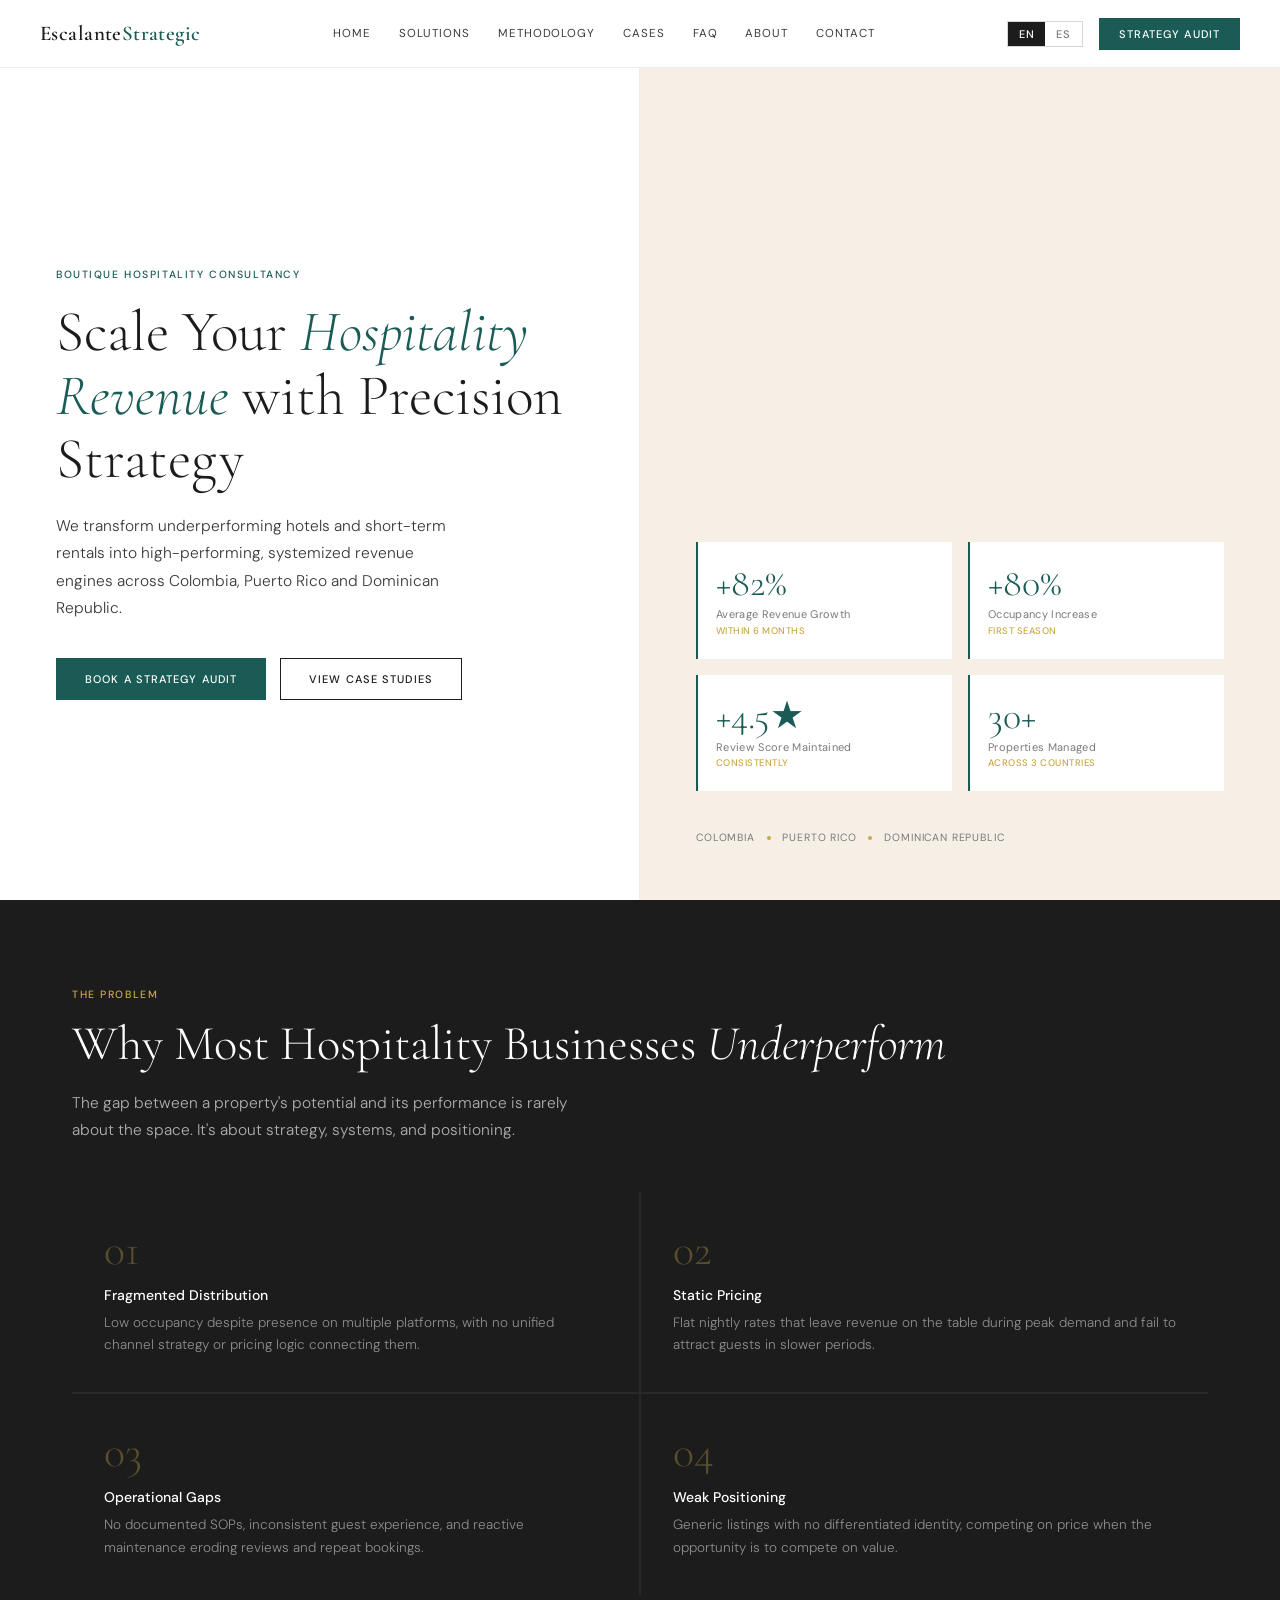
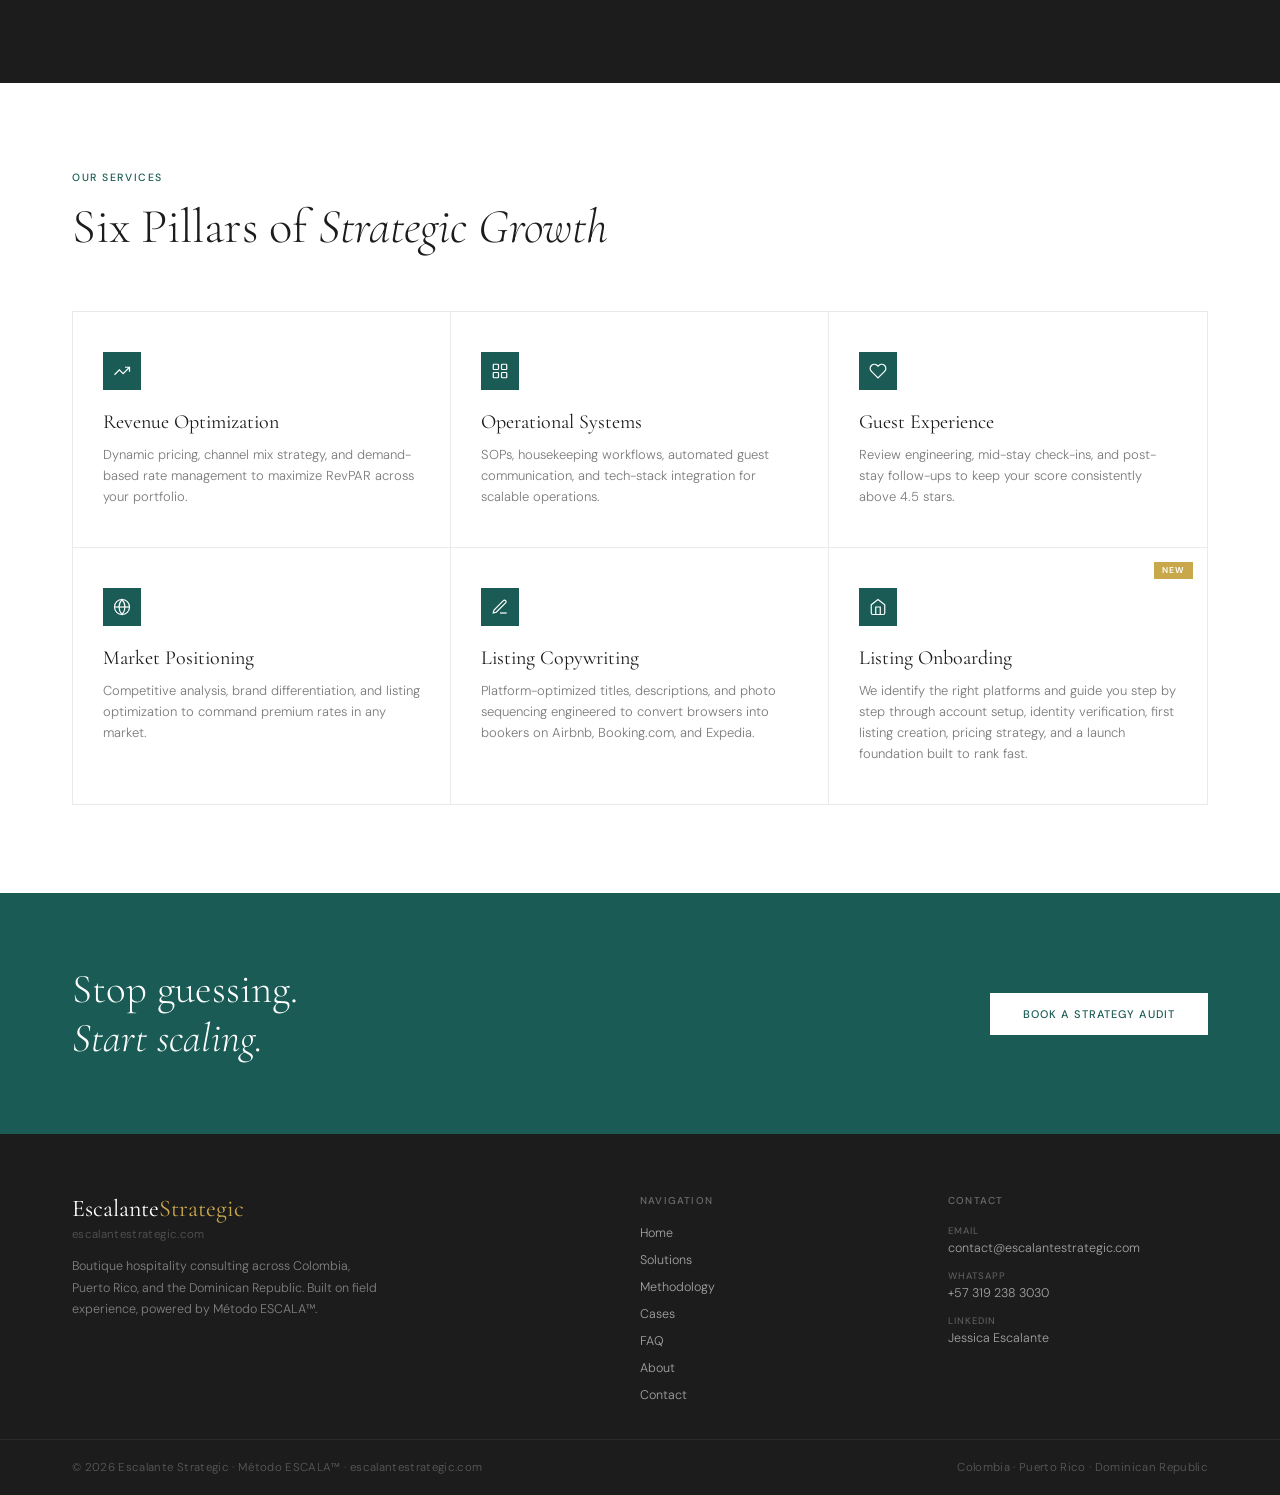
<file: index.html>
<!DOCTYPE html>
<html lang="en">
<head>
<meta charset="UTF-8">
<meta name="viewport" content="width=device-width, initial-scale=1.0">
<title>Escalante Strategic | Boutique Hospitality Consultancy</title>
<link href="https://fonts.googleapis.com/css2?family=Cormorant+Garamond:ital,wght@0,300;0,400;0,500;0,600;1,300;1,400;1,500&family=DM+Sans:opsz,wght@9..40,300;9..40,400;9..40,500&display=swap" rel="stylesheet">
<style>
*{margin:0;padding:0;box-sizing:border-box}
:root{
  --sand:#F5EFE6;--sand-dark:#EDE4D7;--sand-mid:#E2D5C4;
  --teal:#1A5C55;--teal-light:#2A7A72;--teal-pale:#EAF3F2;--teal-dark:#123E39;
  --gold:#C9A84C;--gold-light:#DFC078;
  --charcoal:#1C1C1C;--charcoal-mid:#3A3A3A;--muted:#7A7A7A;--white:#FFFFFF;
  --font-display:"Cormorant Garamond",serif;--font-body:"DM Sans",sans-serif;
  --ease-out:cubic-bezier(0.22,1,0.36,1);
}
html{scroll-behavior:smooth}
body{font-family:var(--font-body);color:var(--charcoal);background:var(--white);overflow-x:hidden}

/* ─── NAV ─── */
nav{position:fixed;top:0;left:0;right:0;z-index:200;background:rgba(255,255,255,0.97);backdrop-filter:blur(20px);border-bottom:1px solid rgba(28,28,28,0.08);padding:0 40px;display:flex;align-items:center;justify-content:space-between;height:68px;transition:box-shadow .3s}
nav.scrolled{box-shadow:0 2px 32px rgba(0,0,0,.08)}
.nav-logo{font-family:var(--font-display);font-size:21px;font-weight:600;letter-spacing:.02em;color:var(--charcoal);cursor:pointer;user-select:none}
.nav-logo span{color:var(--teal)}
.nav-links{display:flex;gap:28px;align-items:center}
.nav-links a{font-size:11.5px;font-weight:400;letter-spacing:.08em;text-transform:uppercase;color:var(--charcoal-mid);text-decoration:none;cursor:pointer;transition:color .2s;position:relative}
.nav-links a::after{content:'';position:absolute;bottom:-2px;left:0;width:0;height:1px;background:var(--teal);transition:width .25s var(--ease-out)}
.nav-links a:hover{color:var(--teal)}
.nav-links a:hover::after{width:100%}
.nav-right{display:flex;align-items:center;gap:16px}
.lang-toggle{display:flex;border:1px solid rgba(28,28,28,0.18);overflow:hidden}
.lang-btn{font-family:var(--font-body);font-size:11px;font-weight:500;letter-spacing:.06em;padding:5px 11px;border:none;background:transparent;cursor:pointer;transition:all .2s;color:var(--muted)}
.lang-btn.active{background:var(--charcoal);color:var(--white)}
.nav-cta{background:var(--teal);color:var(--white);padding:9px 20px;font-family:var(--font-body);font-size:11px;font-weight:500;letter-spacing:.1em;text-transform:uppercase;border:none;cursor:pointer;transition:background .2s}
.nav-cta:hover{background:var(--teal-light)}

/* ─── MOBILE NAV ─── */
.hamburger{display:none;flex-direction:column;gap:5px;cursor:pointer;padding:4px}
.hamburger span{display:block;width:22px;height:1.5px;background:var(--charcoal);transition:all .3s}
.mobile-menu{display:none;position:fixed;top:68px;left:0;right:0;background:var(--white);border-bottom:1px solid rgba(28,28,28,0.1);z-index:199;padding:20px 24px 28px;flex-direction:column;gap:0}
.mobile-menu.open{display:flex}
.mobile-menu a{font-size:13px;font-weight:400;letter-spacing:.06em;text-transform:uppercase;color:var(--charcoal-mid);text-decoration:none;padding:13px 0;border-bottom:1px solid rgba(28,28,28,.06);cursor:pointer}
.mobile-menu .m-actions{display:flex;gap:10px;margin-top:16px}
.mobile-menu .m-lang{display:flex;border:1px solid rgba(28,28,28,0.18)}
.mobile-menu .m-lang button{font-size:11px;font-weight:500;padding:7px 13px;border:none;background:transparent;cursor:pointer;transition:all .2s;color:var(--muted)}
.mobile-menu .m-lang button.active{background:var(--charcoal);color:var(--white)}
.mobile-menu .m-cta{flex:1;background:var(--teal);color:var(--white);font-size:11px;font-weight:500;letter-spacing:.1em;text-transform:uppercase;border:none;cursor:pointer;padding:11px}

/* ─── PAGES ─── */
.page{display:none;padding-top:68px;animation:fadeUp .5s var(--ease-out) both}
.page.active{display:block}
@keyframes fadeUp{from{opacity:0;transform:translateY(14px)}to{opacity:1;transform:none}}

/* ─── HERO ─── */
.hero{min-height:calc(100vh - 68px);display:grid;grid-template-columns:1fr 1fr}
.hero-left{display:flex;flex-direction:column;justify-content:center;padding:72px 56px;border-right:1px solid rgba(28,28,28,.08)}
.hero-label{font-size:10.5px;font-weight:500;letter-spacing:.15em;text-transform:uppercase;color:var(--teal);margin-bottom:20px}
.hero-title{font-family:var(--font-display);font-size:clamp(38px,4.5vw,62px);font-weight:300;line-height:1.1;color:var(--charcoal);margin-bottom:22px}
.hero-title em{font-style:italic;color:var(--teal)}
.hero-sub{font-size:15.5px;font-weight:300;line-height:1.75;color:var(--charcoal-mid);margin-bottom:36px;max-width:400px}
.hero-actions{display:flex;gap:14px;flex-wrap:wrap}
.btn-primary{background:var(--teal);color:var(--white);padding:13px 28px;font-size:11px;font-weight:500;letter-spacing:.1em;text-transform:uppercase;border:1px solid var(--teal);cursor:pointer;transition:all .25s;font-family:var(--font-body)}
.btn-primary:hover{background:var(--teal-dark);border-color:var(--teal-dark)}
.btn-outline{background:transparent;color:var(--charcoal);padding:13px 28px;font-size:11px;font-weight:500;letter-spacing:.1em;text-transform:uppercase;border:1px solid var(--charcoal);cursor:pointer;transition:all .25s;font-family:var(--font-body)}
.btn-outline:hover{background:var(--charcoal);color:var(--white)}
.hero-right{background:var(--sand);display:flex;flex-direction:column;justify-content:flex-end;padding:56px}
.hero-metrics{display:grid;grid-template-columns:1fr 1fr;gap:16px;margin-bottom:40px}
.metric-card{background:var(--white);padding:22px 18px;border-left:2px solid var(--teal);transition:transform .3s var(--ease-out),box-shadow .3s}
.metric-card:hover{transform:translateY(-3px);box-shadow:0 8px 32px rgba(26,92,85,.1)}
.metric-num{font-family:var(--font-display);font-size:38px;font-weight:300;color:var(--teal);line-height:1}
.metric-label{font-size:11px;font-weight:400;color:var(--muted);margin-top:5px;letter-spacing:.03em;line-height:1.4}
.metric-time{font-size:9.5px;font-weight:500;color:var(--gold);margin-top:2px;letter-spacing:.05em;text-transform:uppercase}
.hero-geo{font-size:10.5px;font-weight:400;color:var(--muted);letter-spacing:.08em;text-transform:uppercase}
.gold-dot{display:inline-block;width:4px;height:4px;background:var(--gold);border-radius:50%;vertical-align:middle;margin:0 8px}

/* ─── SECTION BASICS ─── */
section,.section-block{padding:88px 72px}
.section-label{font-size:10.5px;font-weight:500;letter-spacing:.15em;text-transform:uppercase;color:var(--teal);margin-bottom:14px}
.section-title{font-family:var(--font-display);font-size:clamp(30px,3.8vw,50px);font-weight:300;line-height:1.18;color:var(--charcoal);margin-bottom:18px}
.section-title em{font-style:italic}
.section-body{font-size:15.5px;font-weight:300;line-height:1.72;color:var(--charcoal-mid);max-width:540px}
.gold-line{width:44px;height:2px;background:var(--gold);margin:28px 0}

/* ─── PROBLEM ─── */
.problem-section{background:var(--charcoal);padding:88px 72px}
.problem-section .section-label{color:var(--gold)}
.problem-section .section-title{color:var(--white)}
.problem-section .section-body{color:rgba(255,255,255,.65)}
.problem-grid{display:grid;grid-template-columns:repeat(2,1fr);gap:2px;margin-top:48px;background:rgba(255,255,255,.06)}
.problem-item{background:var(--charcoal);padding:36px 32px;transition:background .3s}
.problem-item:hover{background:#222}
.problem-item-num{font-family:var(--font-display);font-size:44px;font-weight:300;color:var(--gold);opacity:.35;line-height:1;margin-bottom:14px}
.problem-item-title{font-size:14px;font-weight:500;color:var(--white);margin-bottom:8px}
.problem-item-desc{font-size:13.5px;font-weight:300;color:rgba(255,255,255,.5);line-height:1.65}

/* ─── SOLUTIONS GRID ─── */
.solutions-grid{display:grid;grid-template-columns:repeat(3,1fr);border:1px solid rgba(28,28,28,.09);margin-top:56px}
.sol-card{padding:40px 30px;border-right:1px solid rgba(28,28,28,.09);border-bottom:1px solid rgba(28,28,28,.09);transition:background .3s;position:relative;cursor:default}
.sol-card:nth-child(3n){border-right:none}
.sol-card:nth-child(n+4){border-bottom:none}
.sol-card:hover{background:var(--teal-pale)}
.sol-new{position:absolute;top:14px;right:14px;background:var(--gold);color:var(--white);font-size:8.5px;font-weight:600;letter-spacing:.1em;text-transform:uppercase;padding:3px 8px}
.sol-icon{width:38px;height:38px;background:var(--teal);margin-bottom:20px;display:flex;align-items:center;justify-content:center;flex-shrink:0}
.sol-icon svg{width:18px;height:18px;fill:none;stroke:var(--white);stroke-width:1.6}
.sol-title{font-family:var(--font-display);font-size:20px;font-weight:400;color:var(--charcoal);margin-bottom:10px}
.sol-desc{font-size:13px;font-weight:300;color:var(--muted);line-height:1.62}

/* ─── CTA BAND ─── */
.cta-band{background:var(--teal);padding:72px;display:flex;justify-content:space-between;align-items:center;gap:40px}
.cta-band-title{font-family:var(--font-display);font-size:clamp(26px,3.2vw,46px);font-weight:300;color:var(--white);line-height:1.18}
.cta-band-title em{font-style:italic}
.btn-white{background:var(--white);color:var(--teal);padding:13px 32px;font-size:11px;font-weight:500;letter-spacing:.1em;text-transform:uppercase;border:1px solid var(--white);cursor:pointer;transition:all .25s;white-space:nowrap;font-family:var(--font-body)}
.btn-white:hover{background:transparent;color:var(--white)}

/* ─── METHOD ─── */
.method-section{background:var(--sand);padding:88px 72px}
.method-grid{display:grid;grid-template-columns:repeat(3,1fr);gap:24px;margin-top:56px}
.method-step{background:var(--white);padding:36px 28px;position:relative;overflow:hidden;transition:transform .3s var(--ease-out)}
.method-step:hover{transform:translateY(-4px)}
.step-letter{font-family:var(--font-display);font-size:80px;font-weight:300;color:var(--teal);opacity:.1;position:absolute;top:12px;right:18px;line-height:1;pointer-events:none}
.step-num{font-size:10px;font-weight:500;letter-spacing:.15em;color:var(--gold);margin-bottom:10px;text-transform:uppercase}
.step-name{font-family:var(--font-display);font-size:24px;font-weight:400;color:var(--charcoal);margin-bottom:8px}
.step-desc{font-size:13px;font-weight:300;color:var(--muted);line-height:1.65}

/* ─── CASES ─── */
.cases-grid{display:grid;grid-template-columns:repeat(3,1fr);gap:2px;margin-top:56px;background:rgba(28,28,28,.06)}
.case-card{background:var(--white);padding:44px 36px;transition:background .3s}
.case-card:hover{background:var(--sand)}
.case-type{font-size:10.5px;font-weight:500;letter-spacing:.12em;text-transform:uppercase;color:var(--teal);margin-bottom:18px}
.case-result{font-family:var(--font-display);font-size:52px;font-weight:300;color:var(--charcoal);line-height:1;margin-bottom:6px}
.case-result span{font-size:22px}
.case-metric{font-size:11.5px;font-weight:400;color:var(--muted);margin-bottom:22px;letter-spacing:.04em}
.case-desc{font-size:13.5px;font-weight:300;color:var(--charcoal-mid);line-height:1.68;border-top:1px solid rgba(28,28,28,.08);padding-top:18px}
.stats-row{display:grid;grid-template-columns:repeat(4,1fr);background:var(--charcoal);border:1px solid rgba(255,255,255,.07)}
.stat-box{padding:44px 36px;text-align:center;border-right:1px solid rgba(255,255,255,.07)}
.stat-box:last-child{border-right:none}
.stat-num{font-family:var(--font-display);font-size:52px;font-weight:300;color:var(--gold);line-height:1}
.stat-label{font-size:12.5px;color:rgba(255,255,255,.5);margin-top:6px}

/* ─── FAQ ─── */
.faq-hero{background:var(--charcoal);padding:88px 72px}
.faq-hero .section-label{color:var(--gold)}
.faq-hero .section-title{color:var(--white)}
.faq-hero .section-body{color:rgba(255,255,255,.65)}
.faq-layout{display:grid;grid-template-columns:2fr 1fr;align-items:start}
.faq-main{padding:64px 72px;border-right:1px solid rgba(28,28,28,.08)}
.faq-sidebar{padding:64px 44px;background:var(--sand);position:sticky;top:68px}
.faq-category{margin-bottom:48px}
.faq-cat-label{font-size:10.5px;font-weight:500;letter-spacing:.15em;text-transform:uppercase;color:var(--teal);margin-bottom:20px;padding-bottom:10px;border-bottom:1px solid rgba(28,28,28,.08)}
.faq-item{border-bottom:1px solid rgba(28,28,28,.07)}
.faq-question{display:flex;justify-content:space-between;align-items:flex-start;padding:18px 0;cursor:pointer;gap:14px}
.faq-q-text{font-family:var(--font-display);font-size:19px;font-weight:400;color:var(--charcoal);line-height:1.3;flex:1;transition:color .2s}
.faq-question:hover .faq-q-text{color:var(--teal)}
.faq-icon{width:22px;height:22px;flex-shrink:0;display:flex;align-items:center;justify-content:center;border:1px solid rgba(28,28,28,.18);transition:all .3s;margin-top:3px}
.faq-icon svg{width:10px;height:10px;stroke:var(--charcoal);fill:none;stroke-width:2;transition:transform .3s}
.faq-item.open .faq-icon{background:var(--teal);border-color:var(--teal)}
.faq-item.open .faq-icon svg{stroke:var(--white);transform:rotate(45deg)}
.faq-answer{max-height:0;overflow:hidden;transition:max-height .4s var(--ease-out)}
.faq-item.open .faq-answer{max-height:600px}
.faq-answer-inner{padding:0 0 22px;font-size:14px;font-weight:300;color:var(--charcoal-mid);line-height:1.78}
.faq-answer-inner p{margin-bottom:10px}
.faq-answer-inner p:last-child{margin-bottom:0}
.sidebar-topics{display:flex;flex-direction:column}
.sidebar-topic{padding:11px 0;border-bottom:1px solid rgba(28,28,28,.07);font-size:13px;font-weight:400;color:var(--charcoal-mid);cursor:pointer;display:flex;align-items:center;gap:10px;transition:color .2s}
.sidebar-topic:hover,.sidebar-topic.active-topic{color:var(--teal);font-weight:500}
.sidebar-topic-dot{width:3px;height:3px;background:var(--gold);border-radius:50%;flex-shrink:0}
.sidebar-cta{background:var(--teal);padding:28px;margin-top:36px}
.sidebar-cta-title{font-family:var(--font-display);font-size:21px;font-weight:300;color:var(--white);margin-bottom:10px;line-height:1.3}
.sidebar-cta-body{font-size:13px;font-weight:300;color:rgba(255,255,255,.7);line-height:1.62;margin-bottom:18px}
.sidebar-cta-btn{background:var(--white);color:var(--teal);padding:10px 18px;font-size:10.5px;font-weight:500;letter-spacing:.1em;text-transform:uppercase;border:none;cursor:pointer;width:100%;transition:all .2s;font-family:var(--font-body)}
.sidebar-cta-btn:hover{background:var(--gold);color:var(--white)}

/* ─── ABOUT ─── */
.about-section{display:grid;grid-template-columns:1fr 1fr;min-height:88vh}
.about-left{background:var(--teal);padding:72px 56px;display:flex;flex-direction:column;justify-content:center}
.about-left .section-label{color:var(--gold)}
.about-left .section-title{color:var(--white)}
.about-left .section-body{color:rgba(255,255,255,.75)}
.about-values{display:flex;flex-direction:column;gap:14px;margin-top:36px}
.value-item{display:flex;align-items:flex-start;gap:14px;padding:18px;background:rgba(255,255,255,.08);transition:background .3s}
.value-item:hover{background:rgba(255,255,255,.13)}
.value-dot{width:3px;height:3px;background:var(--gold);border-radius:50%;margin-top:9px;flex-shrink:0}
.value-text{font-size:13px;font-weight:300;color:rgba(255,255,255,.8);line-height:1.65}
.about-right{background:var(--sand);padding:72px 56px;display:flex;flex-direction:column;justify-content:center}
.profile-photo{width:100%;aspect-ratio:4/5;overflow:hidden;margin-bottom:28px}
.profile-photo img{width:100%;height:100%;object-fit:cover;object-position:center top;display:block;filter:saturate(.92)}
.profile-name{font-family:var(--font-display);font-size:30px;font-weight:400;color:var(--charcoal);margin-bottom:4px}
.profile-role{font-size:11px;font-weight:500;letter-spacing:.08em;text-transform:uppercase;color:var(--teal);margin-bottom:14px}
.profile-bio{font-size:14px;font-weight:300;color:var(--charcoal-mid);line-height:1.72;margin-bottom:22px}
.profile-links{display:flex;gap:10px;flex-wrap:wrap}
.profile-link{display:flex;align-items:center;gap:7px;font-size:11.5px;font-weight:400;color:var(--teal);letter-spacing:.03em;text-decoration:none;padding:8px 14px;border:1px solid var(--teal);transition:all .2s}
.profile-link:hover{background:var(--teal);color:var(--white)}
.profile-link svg{width:13px;height:13px;fill:currentColor;flex-shrink:0}

/* ─── CONTACT ─── */
.contact-section{background:var(--white);display:grid;grid-template-columns:1fr 1fr;min-height:88vh}
.contact-left{padding:72px 56px;display:flex;flex-direction:column;justify-content:center;border-right:1px solid rgba(28,28,28,.08)}
.contact-right{padding:72px 56px;background:var(--sand)}
.form-group{margin-bottom:20px}
.form-label{font-size:10.5px;font-weight:500;letter-spacing:.1em;text-transform:uppercase;color:var(--charcoal-mid);display:block;margin-bottom:7px}
.form-input{width:100%;padding:11px 14px;border:1px solid rgba(28,28,28,.13);background:var(--white);font-family:var(--font-body);font-size:13.5px;font-weight:300;color:var(--charcoal);outline:none;transition:border-color .2s}
.form-input:focus{border-color:var(--teal)}
select.form-input{appearance:none;cursor:pointer;background-image:url("data:image/svg+xml,%3Csvg xmlns='http://www.w3.org/2000/svg' width='10' height='6'%3E%3Cpath d='M0 0l5 6 5-6z' fill='%237A7A7A'/%3E%3C/svg%3E");background-repeat:no-repeat;background-position:right 12px center}
textarea.form-input{resize:vertical;min-height:88px;line-height:1.6}
.form-row{display:grid;grid-template-columns:1fr 1fr;gap:14px}
.form-submit{width:100%;background:var(--teal);color:var(--white);padding:14px;font-family:var(--font-body);font-size:11px;font-weight:500;letter-spacing:.12em;text-transform:uppercase;border:none;cursor:pointer;margin-top:6px;transition:background .25s}
.form-submit:hover{background:var(--teal-dark)}
.contact-info{margin-top:36px;display:flex;flex-direction:column;gap:0}
.contact-item{padding:16px 0;border-bottom:1px solid rgba(28,28,28,.07)}
.contact-item:last-child{border-bottom:none}
.c-label{font-size:10px;font-weight:500;letter-spacing:.1em;text-transform:uppercase;color:var(--muted);display:block;margin-bottom:4px}
.c-value{font-size:14.5px;font-weight:300;color:var(--charcoal)}
.c-value a{color:var(--teal);text-decoration:none}
.c-value a:hover{text-decoration:underline}
.channel-btns{display:flex;flex-direction:column;gap:10px;margin-top:28px}
.channel-btn{display:flex;align-items:center;gap:11px;padding:13px 18px;border:1px solid rgba(28,28,28,.1);background:var(--white);font-family:var(--font-body);font-size:12.5px;font-weight:400;color:var(--charcoal);text-decoration:none;transition:all .2s;cursor:pointer}
.channel-btn:hover{border-color:var(--teal);color:var(--teal)}
.channel-btn svg{width:15px;height:15px;flex-shrink:0}
.success-msg{display:none;background:var(--teal-pale);border:1px solid var(--teal);padding:14px 18px;margin-top:12px;font-size:13.5px;color:var(--teal);font-weight:400}
.success-msg.show{display:block}

/* ─── SOLUTIONS PAGE ─── */
.service-split{display:grid;grid-template-columns:1fr 1fr}
.service-pane{padding:64px 56px;border-right:1px solid rgba(28,28,28,.07);border-bottom:1px solid rgba(28,28,28,.07)}
.service-pane:nth-child(2n){border-right:none;background:var(--sand)}
.service-pane:nth-child(2n-1){background:var(--white)}
.service-pane:nth-last-child(-n+2){border-bottom:none}
.service-num{font-size:10px;font-weight:500;letter-spacing:.15em;text-transform:uppercase;color:var(--teal);margin-bottom:10px}
.service-title{font-family:var(--font-display);font-size:32px;font-weight:300;color:var(--charcoal);margin-bottom:20px}
.service-title em{font-style:italic}
.service-block{margin-bottom:18px}
.service-block-label{font-size:12px;font-weight:500;color:var(--charcoal);margin-bottom:5px}
.service-block-text{font-size:13.5px;font-weight:300;color:var(--muted);line-height:1.68}
.service-new-tag{display:inline-flex;align-items:center;gap:6px;background:var(--gold);color:var(--white);font-size:9px;font-weight:600;letter-spacing:.1em;text-transform:uppercase;padding:4px 10px;margin-bottom:14px}

/* ─── FOOTER ─── */
footer{background:var(--charcoal);padding:60px 72px 36px;display:grid;grid-template-columns:2fr 1fr 1fr;gap:48px}
.footer-brand{font-family:var(--font-display);font-size:24px;font-weight:400;color:var(--white);margin-bottom:4px}
.footer-brand span{color:var(--gold)}
.footer-domain{font-size:11.5px;font-weight:300;color:rgba(255,255,255,.25);letter-spacing:.03em;margin-bottom:14px}
.footer-desc{font-size:12.5px;font-weight:300;color:rgba(255,255,255,.45);line-height:1.72;max-width:310px}
.footer-heading{font-size:10px;font-weight:500;letter-spacing:.12em;text-transform:uppercase;color:rgba(255,255,255,.35);margin-bottom:18px}
.footer-links{display:flex;flex-direction:column;gap:11px}
.footer-links a{font-size:12.5px;font-weight:300;color:rgba(255,255,255,.6);text-decoration:none;cursor:pointer;transition:color .2s}
.footer-links a:hover{color:var(--gold)}
.footer-contact-item{margin-bottom:14px}
.footer-contact-label{font-size:9.5px;font-weight:500;letter-spacing:.1em;text-transform:uppercase;color:rgba(255,255,255,.28);margin-bottom:3px}
.footer-contact-value{font-size:12.5px;font-weight:300;color:rgba(255,255,255,.6)}
.footer-contact-value a{color:rgba(255,255,255,.6);text-decoration:none;transition:color .2s}
.footer-contact-value a:hover{color:var(--gold)}
.footer-bottom{background:var(--charcoal);padding:20px 72px;border-top:1px solid rgba(255,255,255,.07);display:flex;justify-content:space-between;align-items:center;gap:20px}
.footer-copy{font-size:11.5px;font-weight:300;color:rgba(255,255,255,.28);letter-spacing:.03em}

/* ─── RESPONSIVE ─── */
@media(max-width:900px){
  .nav-links{display:none}
  .hamburger{display:flex}
  .hero{grid-template-columns:1fr}
  .hero-right{display:none}
  .hero-left{padding:48px 28px;border-right:none}
  section,.section-block,.problem-section,.method-section,.faq-hero,.faq-main,.faq-sidebar,.about-left,.about-right,.contact-left,.contact-right,.cta-band,footer,.footer-bottom{padding-left:24px;padding-right:24px}
  .problem-grid,.solutions-grid,.method-grid,.cases-grid,.stats-row,.service-split,.about-section,.contact-section{grid-template-columns:1fr}
  .solutions-grid .sol-card{border-right:none}
  .stats-row .stat-box{border-right:none;border-bottom:1px solid rgba(255,255,255,.07)}
  .stats-row .stat-box:last-child{border-bottom:none}
  .faq-layout{grid-template-columns:1fr}
  .faq-sidebar{position:static}
  .service-pane{border-right:none}
  footer{grid-template-columns:1fr}
  .footer-bottom{flex-direction:column;text-align:center;gap:6px}
  .cta-band{flex-direction:column;text-align:center}
  .form-row{grid-template-columns:1fr}
  .hero-title{font-size:36px}
}
</style>
</head>
<body>

<!-- NAV -->
<nav id="main-nav">
  <div class="nav-logo" onclick="showPage('home')">Escalante<span>Strategic</span></div>
  <div class="nav-links">
    <a onclick="showPage('home')" data-key="nav-home">Home</a>
    <a onclick="showPage('solutions')" data-key="nav-solutions">Solutions</a>
    <a onclick="showPage('methodology')" data-key="nav-method">Methodology</a>
    <a onclick="showPage('cases')" data-key="nav-cases">Cases</a>
    <a onclick="showPage('faq')" data-key="nav-faq">FAQ</a>
    <a onclick="showPage('about')" data-key="nav-about">About</a>
    <a onclick="showPage('contact')" data-key="nav-contact">Contact</a>
  </div>
  <div class="nav-right">
    <div class="lang-toggle">
      <button class="lang-btn active" onclick="setLang('en')">EN</button>
      <button class="lang-btn" onclick="setLang('es')">ES</button>
    </div>
    <button class="nav-cta" onclick="showPage('contact')" data-key="nav-cta">Strategy Audit</button>
  </div>
  <div class="hamburger" onclick="toggleMobile()" id="hamburger">
    <span></span><span></span><span></span>
  </div>
</nav>

<div class="mobile-menu" id="mobile-menu">
  <a onclick="showPage('home');closeMobile()" data-key="nav-home">Home</a>
  <a onclick="showPage('solutions');closeMobile()" data-key="nav-solutions">Solutions</a>
  <a onclick="showPage('methodology');closeMobile()" data-key="nav-method">Methodology</a>
  <a onclick="showPage('cases');closeMobile()" data-key="nav-cases">Cases</a>
  <a onclick="showPage('faq');closeMobile()" data-key="nav-faq">FAQ</a>
  <a onclick="showPage('about');closeMobile()" data-key="nav-about">About</a>
  <a onclick="showPage('contact');closeMobile()" data-key="nav-contact">Contact</a>
  <div class="m-actions">
    <div class="m-lang">
      <button class="active" id="mob-en" onclick="setLang('en')">EN</button>
      <button id="mob-es" onclick="setLang('es')">ES</button>
    </div>
    <button class="m-cta" onclick="showPage('contact');closeMobile()" data-key="nav-cta">Strategy Audit</button>
  </div>
</div>

<!-- ══════════ HOME ══════════ -->
<div id="page-home" class="page active">

  <div class="hero">
    <div class="hero-left">
      <div class="hero-label" data-key="hero-label">Boutique Hospitality Consultancy</div>
      <h1 class="hero-title" data-key="hero-title">Scale Your <em>Hospitality Revenue</em> with Precision Strategy</h1>
      <p class="hero-sub" data-key="hero-sub">We transform underperforming hotels and short-term rentals into high-performing, systemized revenue engines across Colombia, Puerto Rico and Dominican Republic.</p>
      <div class="hero-actions">
        <button class="btn-primary" onclick="showPage('contact')" data-key="hero-cta1">Book a Strategy Audit</button>
        <button class="btn-outline" onclick="showPage('cases')" data-key="hero-cta2">View Case Studies</button>
      </div>
    </div>
    <div class="hero-right">
      <div class="hero-metrics">
        <div class="metric-card">
          <div class="metric-num">+82%</div>
          <div class="metric-label" data-key="m1">Average Revenue Growth</div>
          <div class="metric-time" data-key="mt1">within 6 months</div>
        </div>
        <div class="metric-card">
          <div class="metric-num">+80%</div>
          <div class="metric-label" data-key="m2">Occupancy Increase</div>
          <div class="metric-time" data-key="mt2">first season</div>
        </div>
        <div class="metric-card">
          <div class="metric-num">+4.5★</div>
          <div class="metric-label" data-key="m3">Review Score Maintained</div>
          <div class="metric-time" data-key="mt3">consistently</div>
        </div>
        <div class="metric-card">
          <div class="metric-num">30+</div>
          <div class="metric-label" data-key="m4">Properties Managed</div>
          <div class="metric-time" data-key="mt4">across 3 countries</div>
        </div>
      </div>
      <div class="hero-geo">Colombia <span class="gold-dot"></span> Puerto Rico <span class="gold-dot"></span> Dominican Republic</div>
    </div>
  </div>

  <div class="problem-section">
    <div class="section-label" data-key="prob-label">The Problem</div>
    <h2 class="section-title" data-key="prob-title">Why Most Hospitality Businesses <em>Underperform</em></h2>
    <p class="section-body" data-key="prob-body">The gap between a property's potential and its performance is rarely about the space. It's about strategy, systems, and positioning.</p>
    <div class="problem-grid">
      <div class="problem-item">
        <div class="problem-item-num">01</div>
        <div class="problem-item-title" data-key="p1t">Fragmented Distribution</div>
        <div class="problem-item-desc" data-key="p1d">Low occupancy despite presence on multiple platforms, with no unified channel strategy or pricing logic connecting them.</div>
      </div>
      <div class="problem-item">
        <div class="problem-item-num">02</div>
        <div class="problem-item-title" data-key="p2t">Static Pricing</div>
        <div class="problem-item-desc" data-key="p2d">Flat nightly rates that leave revenue on the table during peak demand and fail to attract guests in slower periods.</div>
      </div>
      <div class="problem-item">
        <div class="problem-item-num">03</div>
        <div class="problem-item-title" data-key="p3t">Operational Gaps</div>
        <div class="problem-item-desc" data-key="p3d">No documented SOPs, inconsistent guest experience, and reactive maintenance eroding reviews and repeat bookings.</div>
      </div>
      <div class="problem-item">
        <div class="problem-item-num">04</div>
        <div class="problem-item-title" data-key="p4t">Weak Positioning</div>
        <div class="problem-item-desc" data-key="p4d">Generic listings with no differentiated identity, competing on price when the opportunity is to compete on value.</div>
      </div>
    </div>
  </div>

  <section style="background:var(--white)">
    <div class="section-label" data-key="serv-label">Our Services</div>
    <h2 class="section-title" data-key="serv-title">Six Pillars of <em>Strategic Growth</em></h2>
    <div class="solutions-grid">
      <div class="sol-card">
        <div class="sol-icon"><svg viewBox="0 0 24 24"><polyline points="22 7 13.5 15.5 8.5 10.5 2 17"/><polyline points="16 7 22 7 22 13"/></svg></div>
        <div class="sol-title" data-key="s1t">Revenue Optimization</div>
        <div class="sol-desc" data-key="s1d">Dynamic pricing, channel mix strategy, and demand-based rate management to maximize RevPAR across your portfolio.</div>
      </div>
      <div class="sol-card">
        <div class="sol-icon"><svg viewBox="0 0 24 24"><rect x="3" y="3" width="7" height="7" rx="1"/><rect x="14" y="3" width="7" height="7" rx="1"/><rect x="3" y="14" width="7" height="7" rx="1"/><rect x="14" y="14" width="7" height="7" rx="1"/></svg></div>
        <div class="sol-title" data-key="s2t">Operational Systems</div>
        <div class="sol-desc" data-key="s2d">SOPs, housekeeping workflows, automated guest communication, and tech-stack integration for scalable operations.</div>
      </div>
      <div class="sol-card">
        <div class="sol-icon"><svg viewBox="0 0 24 24"><path d="M20.84 4.61a5.5 5.5 0 0 0-7.78 0L12 5.67l-1.06-1.06a5.5 5.5 0 0 0-7.78 7.78l1.06 1.06L12 21.23l7.78-7.78 1.06-1.06a5.5 5.5 0 0 0 0-7.78z"/></svg></div>
        <div class="sol-title" data-key="s3t">Guest Experience</div>
        <div class="sol-desc" data-key="s3d">Review engineering, mid-stay check-ins, and post-stay follow-ups to keep your score consistently above 4.5 stars.</div>
      </div>
      <div class="sol-card">
        <div class="sol-icon"><svg viewBox="0 0 24 24"><circle cx="12" cy="12" r="10"/><line x1="2" y1="12" x2="22" y2="12"/><path d="M12 2a15.3 15.3 0 0 1 4 10 15.3 15.3 0 0 1-4 10 15.3 15.3 0 0 1-4-10 15.3 15.3 0 0 1 4-10z"/></svg></div>
        <div class="sol-title" data-key="s4t">Market Positioning</div>
        <div class="sol-desc" data-key="s4d">Competitive analysis, brand differentiation, and listing optimization to command premium rates in any market.</div>
      </div>
      <div class="sol-card">
        <div class="sol-icon"><svg viewBox="0 0 24 24"><path d="M12 20h9"/><path d="M16.5 3.5a2.121 2.121 0 0 1 3 3L7 19l-4 1 1-4L16.5 3.5z"/></svg></div>
        <div class="sol-title" data-key="s5t">Listing Copywriting</div>
        <div class="sol-desc" data-key="s5d">Platform-optimized titles, descriptions, and photo sequencing engineered to convert browsers into bookers on Airbnb, Booking.com, and Expedia.</div>
      </div>
      <div class="sol-card">
        <div class="sol-new" data-key="snew">New</div>
        <div class="sol-icon"><svg viewBox="0 0 24 24"><path d="M3 9l9-7 9 7v11a2 2 0 0 1-2 2H5a2 2 0 0 1-2-2z"/><polyline points="9 22 9 12 15 12 15 22"/></svg></div>
        <div class="sol-title" data-key="s6t">Listing Onboarding</div>
        <div class="sol-desc" data-key="s6d">We identify the right platforms and guide you step by step through account setup, identity verification, first listing creation, pricing strategy, and a launch foundation built to rank fast.</div>
      </div>
    </div>
  </section>

  <div class="cta-band">
    <h2 class="cta-band-title" data-key="cta-home">Stop guessing.<br><em>Start scaling.</em></h2>
    <button class="btn-white" onclick="showPage('contact')" data-key="cta-home-btn">Book a Strategy Audit</button>
  </div>
</div>

<!-- ══════════ SOLUTIONS ══════════ -->
<div id="page-solutions" class="page">
  <section style="background:var(--sand)">
    <div class="section-label" data-key="sol-page-label">Our Services</div>
    <h1 class="section-title" data-key="sol-page-title">What We <em>Do</em></h1>
    <div class="gold-line"></div>
    <p class="section-body" data-key="sol-page-body">Every engagement is tailored. We diagnose, design, and implement strategies specific to your property's reality and market context.</p>
  </section>
  <div class="service-split">
    <div class="service-pane">
      <div class="service-num">01</div>
      <h2 class="service-title">Revenue <em>Optimization</em></h2>
      <div class="service-block"><div class="service-block-label" data-key="sv-prob">The Problem</div><div class="service-block-text" data-key="sv1-p">Flat pricing and misaligned channel strategy leaving 20–40% of potential revenue uncaptured every month.</div></div>
      <div class="service-block"><div class="service-block-label" data-key="sv-appr">Our Approach</div><div class="service-block-text" data-key="sv1-a">Demand-based dynamic pricing models, channel mix audits, OTA algorithm optimization, and minimum stay logic calibrated by season and market.</div></div>
      <div class="service-block"><div class="service-block-label" data-key="sv-out">The Outcome</div><div class="service-block-text" data-key="sv1-o">Average revenue growth of 82% within the first six months of engagement.</div></div>
    </div>
    <div class="service-pane">
      <div class="service-num">02</div>
      <h2 class="service-title">Operational <em>Systems</em></h2>
      <div class="service-block"><div class="service-block-label" data-key="sv-prob">The Problem</div><div class="service-block-text" data-key="sv2-p">Operations running on memory rather than systems, creating inconsistency and guest experience failures.</div></div>
      <div class="service-block"><div class="service-block-label" data-key="sv-appr">Our Approach</div><div class="service-block-text" data-key="sv2-a">Full SOP library design, housekeeping and maintenance workflow automation, PMS and channel manager integration, and team training frameworks.</div></div>
      <div class="service-block"><div class="service-block-label" data-key="sv-out">The Outcome</div><div class="service-block-text" data-key="sv2-o">A property that runs without constant owner intervention — scalable, delegable, and consistent.</div></div>
    </div>
    <div class="service-pane">
      <div class="service-num">03</div>
      <h2 class="service-title">Guest <em>Experience</em></h2>
      <div class="service-block"><div class="service-block-label" data-key="sv-prob">The Problem</div><div class="service-block-text" data-key="sv3-p">Average reviews, low repeat bookings, and no deliberate guest journey — leaving your biggest competitive advantage untapped.</div></div>
      <div class="service-block"><div class="service-block-label" data-key="sv-appr">Our Approach</div><div class="service-block-text" data-key="sv3-a">Pre-stay communication sequences, mid-stay check-ins to resolve issues before they become reviews, and post-stay follow-ups designed to generate five-star feedback consistently.</div></div>
      <div class="service-block"><div class="service-block-label" data-key="sv-out">The Outcome</div><div class="service-block-text" data-key="sv3-o">Review scores kept consistently above 4.5 stars and an increase in repeat bookings and direct referrals.</div></div>
    </div>
    <div class="service-pane">
      <div class="service-num">04</div>
      <h2 class="service-title">Market <em>Positioning</em></h2>
      <div class="service-block"><div class="service-block-label" data-key="sv-prob">The Problem</div><div class="service-block-text" data-key="sv4-p">Generic listings competing on price in markets where differentiation is the only path to sustainable margins.</div></div>
      <div class="service-block"><div class="service-block-label" data-key="sv-appr">Our Approach</div><div class="service-block-text" data-key="sv4-a">Competitive landscape analysis, unique value proposition definition, brand identity alignment, and listing copywriting with SEO strategy.</div></div>
      <div class="service-block"><div class="service-block-label" data-key="sv-out">The Outcome</div><div class="service-block-text" data-key="sv4-o">A property with a clear identity that attracts the right guests at the right price, consistently.</div></div>
    </div>
    <div class="service-pane">
      <div class="service-num">05</div>
      <h2 class="service-title">Listing <em>Copywriting</em></h2>
      <div class="service-block"><div class="service-block-label" data-key="sv-prob">The Problem</div><div class="service-block-text" data-key="sv5-p">Most listings describe the property rather than selling the experience, losing bookings to competitors with inferior spaces but better copy.</div></div>
      <div class="service-block"><div class="service-block-label" data-key="sv-appr">Our Approach</div><div class="service-block-text" data-key="sv5-a">Platform-specific titles and descriptions that hit OTA search algorithms, photo sequence strategy, amenity framing, and SEO-optimized copy for Airbnb, Booking.com, and Expedia in English and Spanish.</div></div>
      <div class="service-block"><div class="service-block-label" data-key="sv-out">The Outcome</div><div class="service-block-text" data-key="sv5-o">Higher click-through rates, more conversion from views to bookings, and a listing that commands its price without explanation.</div></div>
    </div>
    <div class="service-pane" style="position:relative">
      <div class="service-new-tag" data-key="snew">New Service</div>
      <div class="service-num">06</div>
      <h2 class="service-title">Listing <em>Onboarding</em></h2>
      <div class="service-block"><div class="service-block-label" data-key="sv-who">Who It's For</div><div class="service-block-text" data-key="sv6-w">Property owners who have never listed before, or investors entering the STR market for the first time and need end-to-end guidance.</div></div>
      <div class="service-block"><div class="service-block-label" data-key="sv-appr">Our Approach</div><div class="service-block-text" data-key="sv6-a">We identify the right platforms for your property and market, then guide you through account setup, identity verification, listing creation, pricing configuration, house rules, and automated messaging.</div></div>
      <div class="service-block"><div class="service-block-label" data-key="sv-out">The Outcome</div><div class="service-block-text" data-key="sv6-o">A fully built, optimized, and live Airbnb host profile ready to receive and convert bookings from launch.</div></div>
    </div>
  </div>
  <div class="cta-band">
    <h2 class="cta-band-title" data-key="cta-sol">Ready to transform <em>your property?</em></h2>
    <button class="btn-white" onclick="showPage('contact')" data-key="cta-sol-btn">Book a Strategy Audit</button>
  </div>
</div>

<!-- ══════════ METHODOLOGY ══════════ -->
<div id="page-methodology" class="page">
  <div class="method-section">
    <div class="section-label" data-key="meth-label">Our Process</div>
    <h1 class="section-title" data-key="meth-title">The <em>ESCALA</em> Method™</h1>
    <div class="gold-line"></div>
    <p class="section-body" data-key="meth-body">A proprietary six-phase consulting methodology built on field experience across Latin America and the Caribbean. Applied strategy, not theory.</p>
    <div class="method-grid">
      <div class="method-step"><div class="step-letter">E</div><div class="step-num">Phase 01</div><div class="step-name" data-key="ph1n">Evaluate</div><div class="step-desc" data-key="ph1d">Full diagnostic of current performance: occupancy, ADR, RevPAR, review scores, operational gaps, and market positioning relative to competitors.</div></div>
      <div class="method-step"><div class="step-letter">S</div><div class="step-num">Phase 02</div><div class="step-name" data-key="ph2n">Structure</div><div class="step-desc" data-key="ph2d">Design the operational architecture including SOPs, team roles, tech stack, and communication flows that support sustainable growth.</div></div>
      <div class="method-step"><div class="step-letter">C</div><div class="step-num">Phase 03</div><div class="step-name" data-key="ph3n">Calibrate</div><div class="step-desc" data-key="ph3d">Fine-tune pricing strategy, channel mix, listing content, and guest experience touchpoints based on real market data.</div></div>
      <div class="method-step"><div class="step-letter">A</div><div class="step-num">Phase 04</div><div class="step-name" data-key="ph4n">Amplify</div><div class="step-desc" data-key="ph4d">Deploy brand positioning, marketing channels, and review generation systems to increase visibility and attract higher-value guests.</div></div>
      <div class="method-step"><div class="step-letter">L</div><div class="step-num">Phase 05</div><div class="step-name" data-key="ph5n">Leverage</div><div class="step-desc" data-key="ph5d">Identify expansion opportunities including new units, new markets, and new revenue streams built on the stable operational base we create together.</div></div>
      <div class="method-step"><div class="step-letter">A</div><div class="step-num">Phase 06</div><div class="step-name" data-key="ph6n">Accelerate</div><div class="step-desc" data-key="ph6d">Continuous optimization, monthly performance reporting, and strategic adjustment to sustain growth and adapt to market shifts.</div></div>
    </div>
  </div>
  <div class="cta-band">
    <h2 class="cta-band-title" data-key="cta-meth"><em>ESCALA</em> applied to your property.</h2>
    <button class="btn-white" onclick="showPage('contact')" data-key="cta-meth-btn">Start the Evaluation</button>
  </div>
</div>

<!-- ══════════ CASES ══════════ -->
<div id="page-cases" class="page">
  <section style="background:var(--white)">
    <div class="section-label" data-key="cases-label">Results</div>
    <h1 class="section-title" data-key="cases-title">Measured <em>Impact</em></h1>
    <div class="gold-line"></div>
    <p class="section-body" data-key="cases-body">Every case study reflects a real engagement. Numbers are the baseline. The strategy behind them is what we bring.</p>
    <div class="cases-grid">
      <div class="case-card">
        <div class="case-type" data-key="c1-type">Boutique Hotel · Puerto Rico</div>
        <div class="case-result">+82<span>%</span></div>
        <div class="case-metric" data-key="c1-metric">Revenue growth within 6 months</div>
        <div class="case-desc" data-key="c1-desc">A 12-room boutique hotel in San Juan with strong location but weak OTA presence and no pricing strategy. We restructured channel management, implemented dynamic pricing, and rewrote all listing content. RevPAR moved from $68 to $97 within three months and continued to grow.</div>
      </div>
      <div class="case-card">
        <div class="case-type" data-key="c2-type">STR Portfolio · Nagua, Dominican Republic</div>
        <div class="case-result">4.93<span>★</span></div>
        <div class="case-metric" data-key="c2-metric">Average rating maintained consistently since launch</div>
        <div class="case-desc" data-key="c2-desc">Full onboarding and launch strategy for a six-unit boutique residence: host profile creation, listing copywriting, automated guest communication, housekeeping SOPs, and seasonal pricing calendar. Launched with the right foundation and ranked in the top tier of its market within 60 days.</div>
      </div>
      <div class="case-card">
        <div class="case-type" data-key="c3-type">STR Management · Santa Marta, Colombia</div>
        <div class="case-result">+80<span>%</span></div>
        <div class="case-metric" data-key="c3-metric">Occupancy increase · first season</div>
        <div class="case-desc" data-key="c3-desc">A coastal property at 44% annual occupancy despite being in a high-demand corridor. We redesigned the pricing calendar, shifted the OTA channel mix, rewrote listings in English and Spanish, and implemented a guest review recovery strategy. Occupancy stabilized at 80%+ within one season.</div>
      </div>
    </div>
  </section>
  <div class="stats-row">
    <div class="stat-box"><div class="stat-num">30+</div><div class="stat-label" data-key="st1">Properties Served</div></div>
    <div class="stat-box"><div class="stat-num">3</div><div class="stat-label" data-key="st2">Countries Active</div></div>
    <div class="stat-box"><div class="stat-num">+4.5★</div><div class="stat-label" data-key="st3">Review Score Maintained</div></div>
    <div class="stat-box"><div class="stat-num">$2M+</div><div class="stat-label" data-key="st4">Revenue Managed</div></div>
  </div>
  <div class="cta-band">
    <h2 class="cta-band-title" data-key="cta-cases">Your property could be <em>next.</em></h2>
    <button class="btn-white" onclick="showPage('contact')" data-key="cta-cases-btn">Request a Strategy Audit</button>
  </div>
</div>

<!-- ══════════ FAQ ══════════ -->
<div id="page-faq" class="page">
  <div class="faq-hero">
    <div class="section-label" data-key="faq-label">Insights &amp; FAQ</div>
    <h1 class="section-title" data-key="faq-title">Common Questions, <em>Honest Answers</em></h1>
    <p class="section-body" data-key="faq-intro">Everything property owners ask about revenue strategy, operations, and what it takes to grow a hospitality business in Latin America and the Caribbean.</p>
  </div>
  <div class="faq-layout">
    <div class="faq-main">

      <div class="faq-category" id="cat-pricing">
        <div class="faq-cat-label" data-key="fcat1">Pricing &amp; Revenue</div>
        <div class="faq-item">
          <div class="faq-question" onclick="toggleFaq(this)">
            <span class="faq-q-text" data-key="q1">How do I know if my nightly rate is too low or too high?</span>
            <div class="faq-icon"><svg viewBox="0 0 12 12"><line x1="6" y1="1" x2="6" y2="11"/><line x1="1" y1="6" x2="11" y2="6"/></svg></div>
          </div>
          <div class="faq-answer"><div class="faq-answer-inner">
            <p data-key="a1p1">The clearest signal is your occupancy rate relative to your market. Consistently above 85% with calendars booking out weeks ahead? You are likely priced too low. Below 60% with no clear seasonal explanation? Your rate may be misaligned with the value guests perceive.</p>
            <p data-key="a1p2">The deeper answer requires comparing your ADR against comparable properties in your market. Strong reviews with low occupancy usually points to a visibility or pricing issue. High occupancy with flat income almost always points to rate strategy.</p>
          </div></div>
        </div>
        <div class="faq-item">
          <div class="faq-question" onclick="toggleFaq(this)">
            <span class="faq-q-text" data-key="q2">What is dynamic pricing and do I really need it?</span>
            <div class="faq-icon"><svg viewBox="0 0 12 12"><line x1="6" y1="1" x2="6" y2="11"/><line x1="1" y1="6" x2="11" y2="6"/></svg></div>
          </div>
          <div class="faq-answer"><div class="faq-answer-inner">
            <p data-key="a2p1">Dynamic pricing means adjusting your nightly rate in real time based on demand signals: local events, competitor availability, booking lead time, and seasonal patterns.</p>
            <p data-key="a2p2">If you are managing more than one unit or generating more than $2,000 per month in rental income, the answer is yes. The revenue difference between static and dynamic pricing typically ranges from 15 to 35% annually. Tools like PriceLabs, Wheelhouse, or DPGO automate most of this, but they still need a human strategy layer to set floors, ceilings, and minimum stay rules correctly.</p>
          </div></div>
        </div>
        <div class="faq-item">
          <div class="faq-question" onclick="toggleFaq(this)">
            <span class="faq-q-text" data-key="q3">How should I handle pricing during periods of lower demand?</span>
            <div class="faq-icon"><svg viewBox="0 0 12 12"><line x1="6" y1="1" x2="6" y2="11"/><line x1="1" y1="6" x2="11" y2="6"/></svg></div>
          </div>
          <div class="faq-answer"><div class="faq-answer-inner">
            <p data-key="a3p1">Dropping rates aggressively to chase occupancy is the most common mistake during slow periods. A smarter approach is a modest rate reduction paired with longer minimum stays to attract extended-trip travelers, combined with platform promotional tools that increase visibility without destroying rate integrity.</p>
            <p data-key="a3p2">The goal during slow demand is not to fill every night at any price. It is to maintain RevPAR at a level that supports your annual financial targets while protecting the quality of your guest base.</p>
          </div></div>
        </div>
      </div>

      <div class="faq-category" id="cat-ops">
        <div class="faq-cat-label" data-key="fcat2">Operations &amp; Management</div>
        <div class="faq-item">
          <div class="faq-question" onclick="toggleFaq(this)">
            <span class="faq-q-text" data-key="q4">What is the minimum tech stack a serious STR operator needs?</span>
            <div class="faq-icon"><svg viewBox="0 0 12 12"><line x1="6" y1="1" x2="6" y2="11"/><line x1="1" y1="6" x2="11" y2="6"/></svg></div>
          </div>
          <div class="faq-answer"><div class="faq-answer-inner">
            <p data-key="a4p1">For a single property: a channel manager to sync calendars across platforms, a dynamic pricing tool, and automated messaging templates for pre-arrival, check-in, and review requests. That foundation alone saves 5 to 8 hours per week and reduces double-booking risk to near zero.</p>
            <p data-key="a4p2">For a portfolio of three or more units: add a property management system with housekeeping task assignment, a unified inbox, and owner reporting.</p>
          </div></div>
        </div>
        <div class="faq-item">
          <div class="faq-question" onclick="toggleFaq(this)">
            <span class="faq-q-text" data-key="q5">How do I manage a property remotely from another country?</span>
            <div class="faq-icon"><svg viewBox="0 0 12 12"><line x1="6" y1="1" x2="6" y2="11"/><line x1="1" y1="6" x2="11" y2="6"/></svg></div>
          </div>
          <div class="faq-answer"><div class="faq-answer-inner">
            <p data-key="a5p1">Remote management works when three things are in place: a reliable local contact with authority to handle guest issues on the ground, documented SOPs so nothing depends on a phone call to you, and smart access technology so check-in never requires physical presence.</p>
            <p data-key="a5p2">Automated guest messaging handles roughly 80% of guest interactions. The goal is to design a system where your absence is invisible to the guest.</p>
          </div></div>
        </div>
        <div class="faq-item">
          <div class="faq-question" onclick="toggleFaq(this)">
            <span class="faq-q-text" data-key="q6">What should a housekeeping SOP for a short-term rental include?</span>
            <div class="faq-icon"><svg viewBox="0 0 12 12"><line x1="6" y1="1" x2="6" y2="11"/><line x1="1" y1="6" x2="11" y2="6"/></svg></div>
          </div>
          <div class="faq-answer"><div class="faq-answer-inner">
            <p data-key="a6p1">A solid housekeeping SOP covers four areas: a room-by-room cleaning checklist with photos of the expected final state, an inventory list for consumables and linens, a damage and incident reporting protocol, and a time estimate per unit type for accurate scheduling.</p>
            <p data-key="a6p2">The detail most operators miss is the guest-ready final walkthrough: a five-minute check from the guest's perspective. These are the details that move a property from 4.6 to 4.9 on any platform.</p>
          </div></div>
        </div>
      </div>

      <div class="faq-category" id="cat-growth">
        <div class="faq-cat-label" data-key="fcat3">Growth &amp; Strategy</div>
        <div class="faq-item">
          <div class="faq-question" onclick="toggleFaq(this)">
            <span class="faq-q-text" data-key="q7">When is the right time to hire a property manager or consultant?</span>
            <div class="faq-icon"><svg viewBox="0 0 12 12"><line x1="6" y1="1" x2="6" y2="11"/><line x1="1" y1="6" x2="11" y2="6"/></svg></div>
          </div>
          <div class="faq-answer"><div class="faq-answer-inner">
            <p data-key="a7p1">The right time is before you need one, not after the problems have already cost you reviews and revenue. Consider professional help when you are spending more than 10 hours per week on operations, your review score has stagnated below 4.5, occupancy has plateaued for two consecutive seasons, or you are about to add a second property.</p>
          </div></div>
        </div>
        <div class="faq-item">
          <div class="faq-question" onclick="toggleFaq(this)">
            <span class="faq-q-text" data-key="q8">Is it worth listing on multiple platforms, or should I focus on Airbnb?</span>
            <div class="faq-icon"><svg viewBox="0 0 12 12"><line x1="6" y1="1" x2="6" y2="11"/><line x1="1" y1="6" x2="11" y2="6"/></svg></div>
          </div>
          <div class="faq-answer"><div class="faq-answer-inner">
            <p data-key="a8p1">Multi-platform distribution is almost always worth it, but only when you have a channel manager in place to eliminate double-booking risk. Airbnb leads in most Latin American and Caribbean markets, but Booking.com captures a significant share of European and domestic travelers who never open the Airbnb app.</p>
            <p data-key="a8p2">The typical revenue lift from adding Booking.com to an Airbnb-only property is 8 to 15% in additional occupancy. Each platform has its own algorithm, cancellation policy, and guest profile. A platform-specific strategy is necessary.</p>
          </div></div>
        </div>
        <div class="faq-item">
          <div class="faq-question" onclick="toggleFaq(this)">
            <span class="faq-q-text" data-key="q9">How do I improve my review score from 4.6 to 4.9?</span>
            <div class="faq-icon"><svg viewBox="0 0 12 12"><line x1="6" y1="1" x2="6" y2="11"/><line x1="1" y1="6" x2="11" y2="6"/></svg></div>
          </div>
          <div class="faq-answer"><div class="faq-answer-inner">
            <p data-key="a9p1">The gap between 4.6 and 4.9 is almost never about the physical property. It is about expectation management and operational consistency.</p>
            <p data-key="a9p2">The three highest-leverage changes: audit your listing photos and description against the actual experience. Send a mid-stay check-in message that invites guests to flag anything before it becomes a review. And systematize your cleaning and setup so the experience is identical every single turnover. Consistency is what separates 4.6 from 4.9, not a renovation.</p>
          </div></div>
        </div>
      </div>

      <div class="faq-category" id="cat-consulting">
        <div class="faq-cat-label" data-key="fcat4">Working with Escalante Strategic</div>
        <div class="faq-item">
          <div class="faq-question" onclick="toggleFaq(this)">
            <span class="faq-q-text" data-key="q10">What does a Strategy Audit include?</span>
            <div class="faq-icon"><svg viewBox="0 0 12 12"><line x1="6" y1="1" x2="6" y2="11"/><line x1="1" y1="6" x2="11" y2="6"/></svg></div>
          </div>
          <div class="faq-answer"><div class="faq-answer-inner">
            <p data-key="a10p1">A Strategy Audit is a 30-day diagnostic engagement covering revenue analysis (occupancy, ADR, RevPAR versus market benchmarks), listing audit (copy, photos, SEO positioning), channel mix review, operational gap assessment, and guest experience evaluation.</p>
            <p data-key="a10p2">The deliverable is a written strategic report with specific, ranked recommendations. Most clients see measurable improvement within 60 days of starting implementation.</p>
          </div></div>
        </div>
        <div class="faq-item">
          <div class="faq-question" onclick="toggleFaq(this)">
            <span class="faq-q-text" data-key="q11">Do you work with property owners outside of Latin America?</span>
            <div class="faq-icon"><svg viewBox="0 0 12 12"><line x1="6" y1="1" x2="6" y2="11"/><line x1="1" y1="6" x2="11" y2="6"/></svg></div>
          </div>
          <div class="faq-answer"><div class="faq-answer-inner">
            <p data-key="a11p1">Yes. Our clients include property owners based in the United States, Europe, and Canada who own or are acquiring assets in Colombia, Puerto Rico, or the Dominican Republic. We operate entirely in English or Spanish, across time zones, with both asynchronous and live session formats.</p>
          </div></div>
        </div>
      </div>

    </div>
    <div class="faq-sidebar">
      <div style="font-size:10px;font-weight:500;letter-spacing:.13em;text-transform:uppercase;color:var(--muted);margin-bottom:16px" data-key="faq-browse">Browse by Topic</div>
      <div class="sidebar-topics">
        <div class="sidebar-topic active-topic" onclick="scrollToFaq('cat-pricing',this)"><div class="sidebar-topic-dot"></div><span data-key="fcat1">Pricing &amp; Revenue</span></div>
        <div class="sidebar-topic" onclick="scrollToFaq('cat-ops',this)"><div class="sidebar-topic-dot"></div><span data-key="fcat2">Operations &amp; Management</span></div>
        <div class="sidebar-topic" onclick="scrollToFaq('cat-growth',this)"><div class="sidebar-topic-dot"></div><span data-key="fcat3">Growth &amp; Strategy</span></div>
        <div class="sidebar-topic" onclick="scrollToFaq('cat-consulting',this)"><div class="sidebar-topic-dot"></div><span data-key="fcat4-s">Working with Us</span></div>
      </div>
      <div class="sidebar-cta">
        <div class="sidebar-cta-title" data-key="faq-sc-title">Still have questions?</div>
        <p class="sidebar-cta-body" data-key="faq-sc-body">Every property is different. Book a call and we will give you specific answers for your situation.</p>
        <button class="sidebar-cta-btn" onclick="showPage('contact')" data-key="faq-sc-btn">Book a Free Call</button>
      </div>
    </div>
  </div>
  <div class="cta-band">
    <h2 class="cta-band-title" data-key="cta-faq">Ready for <em>specific answers?</em></h2>
    <button class="btn-white" onclick="showPage('contact')" data-key="cta-faq-btn">Request a Strategy Audit</button>
  </div>
</div>

<!-- ══════════ ABOUT ══════════ -->
<div id="page-about" class="page">
  <div class="about-section">
    <div class="about-left">
      <div class="section-label" data-key="about-label">About</div>
      <h1 class="section-title" data-key="about-title">Built from the <em>Field,</em> Not the Classroom</h1>
      <div class="gold-line" style="background:var(--gold)"></div>
      <p class="section-body" data-key="about-body">Escalante Strategic was founded on a simple premise: hospitality consulting should be practiced by people who actually manage properties.</p>
      <div class="about-values">
        <div class="value-item"><div class="value-dot"></div><div class="value-text"><strong style="color:white;font-weight:500" data-key="val1h">Boutique focus.</strong> <span data-key="val1b">We work with a select number of clients at any time — enough to deliver real attention, not scaled mediocrity.</span></div></div>
        <div class="value-item"><div class="value-dot"></div><div class="value-text"><strong style="color:white;font-weight:500" data-key="val2h">Field-tested methodology.</strong> <span data-key="val2b">Método ESCALA™ was built through real engagements across three countries, not borrowed from corporate consulting frameworks.</span></div></div>
        <div class="value-item"><div class="value-dot"></div><div class="value-text"><strong style="color:white;font-weight:500" data-key="val3h">Bilingual by design.</strong> <span data-key="val3b">We operate natively in English and Spanish across Latin America and the Caribbean.</span></div></div>
        <div class="value-item"><div class="value-dot"></div><div class="value-text"><strong style="color:white;font-weight:500" data-key="val4h">Results first.</strong> <span data-key="val4b">Every engagement is measured. No vanity metrics, only numbers that affect your bottom line.</span></div></div>
      </div>
    </div>
    <div class="about-right">
      <div class="profile-photo">
        <img src="data:image/svg+xml,%3Csvg xmlns='http://www.w3.org/2000/svg' width='400' height='500' viewBox='0 0 400 500'%3E%3Crect width='400' height='500' fill='%23E8DDD0'/%3E%3Ccircle cx='200' cy='180' r='80' fill='%23C9A84C' opacity='.25'/%3E%3Cellipse cx='200' cy='420' rx='120' ry='80' fill='%231A5C55' opacity='.18'/%3E%3C/svg%3E" alt="Jessica Escalante, Founder &amp; CEO" style="background:var(--sand-dark)">
      </div>
      <div class="profile-name">Jessica Escalante</div>
      <div class="profile-role" data-key="profile-role">Founder &amp; CEO</div>
      <p class="profile-bio" data-key="profile-bio">Hospitality and tourism business administrator with a specialization in financial management. Founder of Escalante Strategic and creator of Método ESCALA™, built through direct property management across Colombia, Puerto Rico, and the Dominican Republic. She also serves as Director of Guest Services and Technology for Rosalina Boutique Hotels in Puerto Rico.</p>
      <div class="profile-links">
        <a class="profile-link" href="https://www.linkedin.com/in/jessica-escalante-99882b11b/" target="_blank"><svg viewBox="0 0 24 24"><path d="M20.447 20.452h-3.554v-5.569c0-1.328-.027-3.037-1.852-3.037-1.853 0-2.136 1.445-2.136 2.939v5.667H9.351V9h3.414v1.561h.046c.477-.9 1.637-1.85 3.37-1.85 3.601 0 4.267 2.37 4.267 5.455v6.286zM5.337 7.433a2.062 2.062 0 0 1-2.063-2.065 2.064 2.064 0 1 1 2.063 2.065zm1.782 13.019H3.555V9h3.564v11.452zM22.225 0H1.771C.792 0 0 .774 0 1.729v20.542C0 23.227.792 24 1.771 24h20.451C23.2 24 24 23.227 24 22.271V1.729C24 .774 23.2 0 22.222 0h.003z"/></svg>LinkedIn</a>
        <a class="profile-link" href="https://wa.me/573192383030" target="_blank"><svg viewBox="0 0 24 24"><path d="M17.472 14.382c-.297-.149-1.758-.867-2.03-.967-.273-.099-.471-.148-.67.15-.197.297-.767.966-.94 1.164-.173.199-.347.223-.644.075-.297-.15-1.255-.463-2.39-1.475-.883-.788-1.48-1.761-1.653-2.059-.173-.297-.018-.458.13-.606.134-.133.298-.347.446-.52.149-.174.198-.298.298-.497.099-.198.05-.371-.025-.52-.075-.149-.669-1.612-.916-2.207-.242-.579-.487-.5-.669-.51-.173-.008-.371-.01-.57-.01-.198 0-.52.074-.792.372-.272.297-1.04 1.016-1.04 2.479 0 1.462 1.065 2.875 1.213 3.074.149.198 2.096 3.2 5.077 4.487.709.306 1.262.489 1.694.625.712.227 1.36.195 1.871.118.571-.085 1.758-.719 2.006-1.413.248-.694.248-1.289.173-1.413-.074-.124-.272-.198-.57-.347m-5.421 7.403h-.004a9.87 9.87 0 0 1-5.031-1.378l-.361-.214-3.741.982.998-3.648-.235-.374a9.86 9.86 0 0 1-1.51-5.26c.001-5.45 4.436-9.884 9.888-9.884 2.64 0 5.122 1.03 6.988 2.898a9.825 9.825 0 0 1 2.893 6.994c-.003 5.45-4.437 9.884-9.885 9.884m8.413-18.297A11.815 11.815 0 0 0 12.05 0C5.495 0 .16 5.335.157 11.892c0 2.096.547 4.142 1.588 5.945L.057 24l6.305-1.654a11.882 11.882 0 0 0 5.683 1.448h.005c6.554 0 11.89-5.335 11.893-11.893a11.821 11.821 0 0 0-3.48-8.413z"/></svg>WhatsApp</a>
      </div>
    </div>
  </div>
</div>

<!-- ══════════ CONTACT ══════════ -->
<div id="page-contact" class="page">
  <div class="contact-section">
    <div class="contact-left">
      <div class="section-label" data-key="con-label">Contact</div>
      <h1 class="section-title" data-key="con-title">Request a <em>Strategy Audit</em></h1>
      <div class="gold-line"></div>
      <p class="section-body" data-key="con-body">Tell us about your property. We review every submission and respond within 48 business hours.</p>
      <div class="contact-info">
        <div class="contact-item"><span class="c-label" data-key="ci1l">Email</span><span class="c-value"><a href="mailto:contact@escalantestrategic.com">contact@escalantestrategic.com</a></span></div>
        <div class="contact-item"><span class="c-label" data-key="ci2l">WhatsApp Business</span><span class="c-value"><a href="https://wa.me/573192383030" target="_blank">+57 319 238 3030</a></span></div>
        <div class="contact-item"><span class="c-label" data-key="ci3l">LinkedIn</span><span class="c-value"><a href="https://www.linkedin.com/in/jessica-escalante-99882b11b/" target="_blank">Jessica Escalante</a></span></div>
        <div class="contact-item"><span class="c-label" data-key="ci4l">Primary Markets</span><span class="c-value" data-key="ci4v">Colombia · Puerto Rico · Dominican Republic</span></div>
        <div class="contact-item"><span class="c-label" data-key="ci5l">Languages</span><span class="c-value">English · Español</span></div>
      </div>
      <div class="channel-btns">
        <a class="channel-btn" href="https://wa.me/573192383030" target="_blank">
          <svg viewBox="0 0 24 24" fill="var(--teal)"><path d="M17.472 14.382c-.297-.149-1.758-.867-2.03-.967-.273-.099-.471-.148-.67.15-.197.297-.767.966-.94 1.164-.173.199-.347.223-.644.075-.297-.15-1.255-.463-2.39-1.475-.883-.788-1.48-1.761-1.653-2.059-.173-.297-.018-.458.13-.606.134-.133.298-.347.446-.52.149-.174.198-.298.298-.497.099-.198.05-.371-.025-.52-.075-.149-.669-1.612-.916-2.207-.242-.579-.487-.5-.669-.51-.173-.008-.371-.01-.57-.01-.198 0-.52.074-.792.372-.272.297-1.04 1.016-1.04 2.479 0 1.462 1.065 2.875 1.213 3.074.149.198 2.096 3.2 5.077 4.487.709.306 1.262.489 1.694.625.712.227 1.36.195 1.871.118.571-.085 1.758-.719 2.006-1.413.248-.694.248-1.289.173-1.413-.074-.124-.272-.198-.57-.347m-5.421 7.403h-.004a9.87 9.87 0 0 1-5.031-1.378l-.361-.214-3.741.982.998-3.648-.235-.374a9.86 9.86 0 0 1-1.51-5.26c.001-5.45 4.436-9.884 9.888-9.884 2.64 0 5.122 1.03 6.988 2.898a9.825 9.825 0 0 1 2.893 6.994c-.003 5.45-4.437 9.884-9.885 9.884m8.413-18.297A11.815 11.815 0 0 0 12.05 0C5.495 0 .16 5.335.157 11.892c0 2.096.547 4.142 1.588 5.945L.057 24l6.305-1.654a11.882 11.882 0 0 0 5.683 1.448h.005c6.554 0 11.89-5.335 11.893-11.893a11.821 11.821 0 0 0-3.48-8.413z"/></svg>
          <span data-key="ch-wa">Write us on WhatsApp Business</span>
        </a>
        <a class="channel-btn" href="mailto:contact@escalantestrategic.com">
          <svg viewBox="0 0 24 24" fill="none" stroke="var(--teal)" stroke-width="1.5"><path d="M4 4h16c1.1 0 2 .9 2 2v12c0 1.1-.9 2-2 2H4c-1.1 0-2-.9-2-2V6c0-1.1.9-2 2-2z"/><polyline points="22,6 12,13 2,6"/></svg>
          contact@escalantestrategic.com
        </a>
        <a class="channel-btn" href="https://www.linkedin.com/in/jessica-escalante-99882b11b/" target="_blank">
          <svg viewBox="0 0 24 24" fill="var(--teal)"><path d="M20.447 20.452h-3.554v-5.569c0-1.328-.027-3.037-1.852-3.037-1.853 0-2.136 1.445-2.136 2.939v5.667H9.351V9h3.414v1.561h.046c.477-.9 1.637-1.85 3.37-1.85 3.601 0 4.267 2.37 4.267 5.455v6.286zM5.337 7.433a2.062 2.062 0 0 1-2.063-2.065 2.064 2.064 0 1 1 2.063 2.065zm1.782 13.019H3.555V9h3.564v11.452zM22.225 0H1.771C.792 0 0 .774 0 1.729v20.542C0 23.227.792 24 1.771 24h20.451C23.2 24 24 23.227 24 22.271V1.729C24 .774 23.2 0 22.222 0h.003z"/></svg>
          <span data-key="ch-li">Connect on LinkedIn</span>
        </a>
      </div>
    </div>
    <div class="contact-right">
      <div class="form-group">
        <label class="form-label" data-key="fl-type">Property Type</label>
        <select class="form-input" id="f-type">
          <option value="" data-key="fl-sel">Select type...</option>
          <option data-key="fl-t1">Boutique Hotel (1–30 rooms)</option>
          <option data-key="fl-t2">Short-Term Rental Portfolio</option>
          <option data-key="fl-t3">Single STR Property</option>
          <option data-key="fl-t4">Hostel / Guesthouse</option>
          <option data-key="fl-t5">Starting from zero (Listing Onboarding)</option>
          <option data-key="fl-t6">Other</option>
        </select>
      </div>
      <div class="form-row">
        <div class="form-group">
          <label class="form-label" data-key="fl-units">Number of Units</label>
          <input class="form-input" type="number" id="f-units" placeholder="e.g. 6" min="1">
        </div>
        <div class="form-group">
          <label class="form-label" data-key="fl-rev">Monthly Revenue (USD)</label>
          <select class="form-input" id="f-rev">
            <option value="" data-key="fl-sel">Select range...</option>
            <option data-key="fl-r0">Not yet generating revenue</option>
            <option data-key="fl-r1">Under $2,000</option>
            <option data-key="fl-r2">$2,000 to $5,000</option>
            <option data-key="fl-r3">$5,000 to $15,000</option>
            <option data-key="fl-r4">$15,000 to $50,000</option>
            <option data-key="fl-r5">$50,000+</option>
          </select>
        </div>
      </div>
      <div class="form-group">
        <label class="form-label" data-key="fl-challenge">Main Challenge</label>
        <textarea class="form-input" id="f-challenge" data-placeholder-en="Describe your biggest revenue or operational challenge..." data-placeholder-es="Describe tu mayor desafío de ingresos u operativo..."></textarea>
      </div>
      <div class="form-group">
        <label class="form-label" data-key="fl-budget">Budget for Consulting</label>
        <select class="form-input" id="f-budget">
          <option value="" data-key="fl-sel">Select range...</option>
          <option data-key="fl-b1">Under $500/mo</option>
          <option data-key="fl-b2">$500 to $1,500/mo</option>
          <option data-key="fl-b3">$1,500 to $3,000/mo</option>
          <option data-key="fl-b4">$3,000+/mo</option>
          <option data-key="fl-b5">Project-based (one-time)</option>
        </select>
      </div>
      <div class="form-group">
        <label class="form-label" data-key="fl-name">Your Name</label>
        <input class="form-input" type="text" id="f-name" data-placeholder-en="Full name" data-placeholder-es="Nombre completo">
      </div>
      <div class="form-group">
        <label class="form-label" data-key="fl-email">Email Address</label>
        <input class="form-input" type="email" id="f-email" data-placeholder-en="your@email.com" data-placeholder-es="tu@email.com">
      </div>
      <button class="form-submit" onclick="submitForm()" data-key="fl-submit">Request Strategy Audit</button>
      <div class="success-msg" id="success-msg" data-key="fl-success">✓ Thank you! We'll respond within 48 business hours.</div>
    </div>
  </div>
</div>

<!-- FOOTER -->
<footer>
  <div>
    <div class="footer-brand">Escalante<span>Strategic</span></div>
    <div class="footer-domain">escalantestrategic.com</div>
    <p class="footer-desc" data-key="footer-desc">Boutique hospitality consulting across Colombia, Puerto Rico, and the Dominican Republic. Built on field experience, powered by Método ESCALA™.</p>
  </div>
  <div>
    <div class="footer-heading" data-key="footer-nav">Navigation</div>
    <div class="footer-links">
      <a onclick="showPage('home')" data-key="nav-home">Home</a>
      <a onclick="showPage('solutions')" data-key="nav-solutions">Solutions</a>
      <a onclick="showPage('methodology')" data-key="nav-method">Methodology</a>
      <a onclick="showPage('cases')" data-key="nav-cases">Cases</a>
      <a onclick="showPage('faq')" data-key="nav-faq">FAQ &amp; Insights</a>
      <a onclick="showPage('about')" data-key="nav-about">About</a>
      <a onclick="showPage('contact')" data-key="nav-contact">Contact</a>
    </div>
  </div>
  <div>
    <div class="footer-heading" data-key="footer-contact">Contact</div>
    <div class="footer-contact-item"><div class="footer-contact-label">Email</div><div class="footer-contact-value"><a href="mailto:contact@escalantestrategic.com">contact@escalantestrategic.com</a></div></div>
    <div class="footer-contact-item"><div class="footer-contact-label">WhatsApp</div><div class="footer-contact-value"><a href="https://wa.me/573192383030" target="_blank">+57 319 238 3030</a></div></div>
    <div class="footer-contact-item"><div class="footer-contact-label">LinkedIn</div><div class="footer-contact-value"><a href="https://www.linkedin.com/in/jessica-escalante-99882b11b/" target="_blank">Jessica Escalante</a></div></div>
  </div>
</footer>
<div class="footer-bottom">
  <span class="footer-copy">© 2026 Escalante Strategic · Método ESCALA™ · escalantestrategic.com</span>
  <span class="footer-copy">Colombia · Puerto Rico · Dominican Republic</span>
</div>

<script>
// ─── TRANSLATIONS ───
const T = {
  en: {
    'nav-home':'Home','nav-solutions':'Solutions','nav-method':'Methodology','nav-cases':'Cases','nav-faq':'FAQ','nav-about':'About','nav-contact':'Contact','nav-cta':'Strategy Audit',
    'hero-label':'Boutique Hospitality Consultancy',
    'hero-title':'Scale Your <em>Hospitality Revenue</em> with Precision Strategy',
    'hero-sub':'We transform underperforming hotels and short-term rentals into high-performing, systemized revenue engines across Colombia, Puerto Rico and Dominican Republic.',
    'hero-cta1':'Book a Strategy Audit','hero-cta2':'View Case Studies',
    'm1':'Average Revenue Growth','mt1':'within 6 months',
    'm2':'Occupancy Increase','mt2':'first season',
    'm3':'Review Score Maintained','mt3':'consistently',
    'm4':'Properties Managed','mt4':'across 3 countries',
    'prob-label':'The Problem',
    'prob-title':'Why Most Hospitality Businesses <em>Underperform</em>',
    'prob-body':"The gap between a property's potential and its performance is rarely about the space. It's about strategy, systems, and positioning.",
    'p1t':'Fragmented Distribution','p1d':'Low occupancy despite presence on multiple platforms, with no unified channel strategy or pricing logic connecting them.',
    'p2t':'Static Pricing','p2d':'Flat nightly rates that leave revenue on the table during peak demand and fail to attract guests in slower periods.',
    'p3t':'Operational Gaps','p3d':'No documented SOPs, inconsistent guest experience, and reactive maintenance eroding reviews and repeat bookings.',
    'p4t':'Weak Positioning','p4d':'Generic listings with no differentiated identity, competing on price when the opportunity is to compete on value.',
    'serv-label':'Our Services','serv-title':'Six Pillars of <em>Strategic Growth</em>',
    's1t':'Revenue Optimization','s1d':'Dynamic pricing, channel mix strategy, and demand-based rate management to maximize RevPAR across your portfolio.',
    's2t':'Operational Systems','s2d':'SOPs, housekeeping workflows, automated guest communication, and tech-stack integration for scalable operations.',
    's3t':'Guest Experience','s3d':'Review engineering, mid-stay check-ins, and post-stay follow-ups to keep your score consistently above 4.5 stars.',
    's4t':'Market Positioning','s4d':'Competitive analysis, brand differentiation, and listing optimization to command premium rates in any market.',
    's5t':'Listing Copywriting','s5d':'Platform-optimized titles, descriptions, and photo sequencing engineered to convert browsers into bookers on Airbnb, Booking.com, and Expedia.',
    's6t':'Listing Onboarding','s6d':'We identify the right platforms and guide you step by step through account setup, identity verification, first listing creation, pricing strategy, and a launch foundation built to rank fast.',
    'snew':'New','cta-home':'Stop guessing.<br><em>Start scaling.</em>','cta-home-btn':'Book a Strategy Audit',
    'sol-page-label':'Our Services','sol-page-title':'What We <em>Do</em>',
    'sol-page-body':"Every engagement is tailored. We diagnose, design, and implement strategies specific to your property's reality and market context.",
    'sv-prob':'The Problem','sv-appr':'Our Approach','sv-out':'The Outcome','sv-who':"Who It's For",
    'sv1-p':'Flat pricing and misaligned channel strategy leaving 20–40% of potential revenue uncaptured every month.',
    'sv1-a':'Demand-based dynamic pricing models, channel mix audits, OTA algorithm optimization, and minimum stay logic calibrated by season and market.',
    'sv1-o':'Average revenue growth of 82% within the first six months of engagement.',
    'sv2-p':'Operations running on memory rather than systems, creating inconsistency and guest experience failures.',
    'sv2-a':'Full SOP library design, housekeeping and maintenance workflow automation, PMS and channel manager integration, and team training frameworks.',
    'sv2-o':'A property that runs without constant owner intervention — scalable, delegable, and consistent.',
    'sv3-p':'Average reviews, low repeat bookings, and no deliberate guest journey — leaving your biggest competitive advantage untapped.',
    'sv3-a':'Pre-stay communication sequences, mid-stay check-ins to resolve issues before they become reviews, and post-stay follow-ups designed to generate five-star feedback consistently.',
    'sv3-o':'Review scores kept consistently above 4.5 stars and an increase in repeat bookings and direct referrals.',
    'sv4-p':'Generic listings competing on price in markets where differentiation is the only path to sustainable margins.',
    'sv4-a':'Competitive landscape analysis, unique value proposition definition, brand identity alignment, and listing copywriting with SEO strategy.',
    'sv4-o':'A property with a clear identity that attracts the right guests at the right price, consistently.',
    'sv5-p':'Most listings describe the property rather than selling the experience, losing bookings to competitors with inferior spaces but better copy.',
    'sv5-a':'Platform-specific titles and descriptions that hit OTA search algorithms, photo sequence strategy, amenity framing, and SEO-optimized copy for Airbnb, Booking.com, and Expedia in English and Spanish.',
    'sv5-o':'Higher click-through rates, more conversion from views to bookings, and a listing that commands its price without explanation.',
    'sv6-w':'Property owners who have never listed before, or investors entering the STR market for the first time and need end-to-end guidance.',
    'sv6-a':'We identify the right platforms for your property and market, then guide you through account setup, identity verification, listing creation, pricing configuration, house rules, and automated messaging.',
    'sv6-o':'A fully built, optimized, and live Airbnb host profile ready to receive and convert bookings from launch.',
    'cta-sol':'Ready to transform <em>your property?</em>','cta-sol-btn':'Book a Strategy Audit',
    'meth-label':'Our Process','meth-title':'The <em>ESCALA</em> Method™',
    'meth-body':'A proprietary six-phase consulting methodology built on field experience across Latin America and the Caribbean. Applied strategy, not theory.',
    'ph1n':'Evaluate','ph1d':'Full diagnostic of current performance: occupancy, ADR, RevPAR, review scores, operational gaps, and market positioning relative to competitors.',
    'ph2n':'Structure','ph2d':'Design the operational architecture including SOPs, team roles, tech stack, and communication flows that support sustainable growth.',
    'ph3n':'Calibrate','ph3d':'Fine-tune pricing strategy, channel mix, listing content, and guest experience touchpoints based on real market data.',
    'ph4n':'Amplify','ph4d':'Deploy brand positioning, marketing channels, and review generation systems to increase visibility and attract higher-value guests.',
    'ph5n':'Leverage','ph5d':'Identify expansion opportunities including new units, new markets, and new revenue streams built on the stable operational base we create together.',
    'ph6n':'Accelerate','ph6d':'Continuous optimization, monthly performance reporting, and strategic adjustment to sustain growth and adapt to market shifts.',
    'cta-meth':'<em>ESCALA</em> applied to your property.','cta-meth-btn':'Start the Evaluation',
    'cases-label':'Results','cases-title':'Measured <em>Impact</em>',
    'cases-body':'Every case study reflects a real engagement. Numbers are the baseline. The strategy behind them is what we bring.',
    'c1-type':'Boutique Hotel · Puerto Rico','c1-metric':'Revenue growth within 6 months',
    'c1-desc':'A 12-room boutique hotel in San Juan with strong location but weak OTA presence and no pricing strategy. We restructured channel management, implemented dynamic pricing, and rewrote all listing content. RevPAR moved from $68 to $97 within three months and continued to grow.',
    'c2-type':'STR Portfolio · Nagua, Dominican Republic','c2-metric':'Average rating maintained consistently since launch',
    'c2-desc':'Full onboarding and launch strategy for a six-unit boutique residence: host profile creation, listing copywriting, automated guest communication, housekeeping SOPs, and seasonal pricing calendar. Launched with the right foundation and ranked in the top tier of its market within 60 days.',
    'c3-type':'STR Management · Santa Marta, Colombia','c3-metric':'Occupancy increase · first season',
    'c3-desc':'A coastal property at 44% annual occupancy despite being in a high-demand corridor. We redesigned the pricing calendar, shifted the OTA channel mix, rewrote listings in English and Spanish, and implemented a guest review recovery strategy. Occupancy stabilized at 80%+ within one season.',
    'st1':'Properties Served','st2':'Countries Active','st3':'Review Score Maintained','st4':'Revenue Managed',
    'cta-cases':'Your property could be <em>next.</em>','cta-cases-btn':'Request a Strategy Audit',
    'faq-label':'Insights &amp; FAQ','faq-title':'Common Questions, <em>Honest Answers</em>',
    'faq-intro':'Everything property owners ask about revenue strategy, operations, and what it takes to grow a hospitality business in Latin America and the Caribbean.',
    'fcat1':'Pricing &amp; Revenue','fcat2':'Operations &amp; Management','fcat3':'Growth &amp; Strategy','fcat4':'Working with Escalante Strategic','fcat4-s':'Working with Us',
    'q1':'How do I know if my nightly rate is too low or too high?',
    'a1p1':'The clearest signal is your occupancy rate relative to your market. Consistently above 85% with calendars booking out weeks ahead? You are likely priced too low. Below 60% with no clear seasonal explanation? Your rate may be misaligned with the value guests perceive.',
    'a1p2':'The deeper answer requires comparing your ADR against comparable properties in your market. Strong reviews with low occupancy usually points to a visibility or pricing issue. High occupancy with flat income almost always points to rate strategy.',
    'q2':'What is dynamic pricing and do I really need it?',
    'a2p1':'Dynamic pricing means adjusting your nightly rate in real time based on demand signals: local events, competitor availability, booking lead time, and seasonal patterns.',
    'a2p2':'If you are managing more than one unit or generating more than $2,000 per month in rental income, the answer is yes. The revenue difference between static and dynamic pricing typically ranges from 15 to 35% annually.',
    'q3':'How should I handle pricing during periods of lower demand?',
    'a3p1':'Dropping rates aggressively to chase occupancy is the most common mistake during slow periods. A smarter approach is a modest rate reduction paired with longer minimum stays to attract extended-trip travelers.',
    'a3p2':'The goal during slow demand is not to fill every night at any price. It is to maintain RevPAR at a level that supports your annual financial targets while protecting the quality of your guest base.',
    'q4':'What is the minimum tech stack a serious STR operator needs?',
    'a4p1':'For a single property: a channel manager to sync calendars across platforms, a dynamic pricing tool, and automated messaging templates for pre-arrival, check-in, and review requests. That foundation alone saves 5 to 8 hours per week.',
    'a4p2':'For a portfolio of three or more units: add a property management system with housekeeping task assignment, a unified inbox, and owner reporting.',
    'q5':'How do I manage a property remotely from another country?',
    'a5p1':'Remote management works when three things are in place: a reliable local contact with authority to handle guest issues on the ground, documented SOPs so nothing depends on a phone call to you, and smart access technology so check-in never requires physical presence.',
    'a5p2':'Automated guest messaging handles roughly 80% of guest interactions. The goal is to design a system where your absence is invisible to the guest.',
    'q6':'What should a housekeeping SOP for a short-term rental include?',
    'a6p1':'A solid housekeeping SOP covers four areas: a room-by-room cleaning checklist with photos of the expected final state, an inventory list for consumables and linens, a damage and incident reporting protocol, and a time estimate per unit type.',
    'a6p2':'The detail most operators miss is the guest-ready final walkthrough: a five-minute check from the guest\'s perspective. These are the details that move a property from 4.6 to 4.9 on any platform.',
    'q7':'When is the right time to hire a property manager or consultant?',
    'a7p1':'The right time is before you need one, not after the problems have already cost you reviews and revenue. Consider professional help when you are spending more than 10 hours per week on operations, your review score has stagnated below 4.5, or occupancy has plateaued for two consecutive seasons.',
    'q8':'Is it worth listing on multiple platforms, or should I focus on Airbnb?',
    'a8p1':'Multi-platform distribution is almost always worth it, but only when you have a channel manager in place to eliminate double-booking risk. Airbnb leads in most Latin American and Caribbean markets, but Booking.com captures a significant share of European and domestic travelers.',
    'a8p2':'The typical revenue lift from adding Booking.com to an Airbnb-only property is 8 to 15% in additional occupancy. Each platform has its own algorithm, cancellation policy, and guest profile.',
    'q9':'How do I improve my review score from 4.6 to 4.9?',
    'a9p1':'The gap between 4.6 and 4.9 is almost never about the physical property. It is about expectation management and operational consistency.',
    'a9p2':'The three highest-leverage changes: audit your listing photos and description against the actual experience. Send a mid-stay check-in message. And systematize your cleaning and setup so the experience is identical every single turnover.',
    'q10':'What does a Strategy Audit include?',
    'a10p1':'A Strategy Audit is a 30-day diagnostic engagement covering revenue analysis (occupancy, ADR, RevPAR versus market benchmarks), listing audit (copy, photos, SEO positioning), channel mix review, operational gap assessment, and guest experience evaluation.',
    'a10p2':'The deliverable is a written strategic report with specific, ranked recommendations. Most clients see measurable improvement within 60 days of starting implementation.',
    'q11':'Do you work with property owners outside of Latin America?',
    'a11p1':'Yes. Our clients include property owners based in the United States, Europe, and Canada who own or are acquiring assets in Colombia, Puerto Rico, or the Dominican Republic. We operate entirely in English or Spanish, across time zones.',
    'faq-browse':'Browse by Topic','faq-sc-title':'Still have questions?',
    'faq-sc-body':'Every property is different. Book a call and we will give you specific answers for your situation.',
    'faq-sc-btn':'Book a Free Call',
    'cta-faq':'Ready for <em>specific answers?</em>','cta-faq-btn':'Request a Strategy Audit',
    'about-label':'About','about-title':'Built from the <em>Field,</em> Not the Classroom',
    'about-body':'Escalante Strategic was founded on a simple premise: hospitality consulting should be practiced by people who actually manage properties.',
    'val1h':'Boutique focus.','val1b':'We work with a select number of clients at any time — enough to deliver real attention, not scaled mediocrity.',
    'val2h':'Field-tested methodology.','val2b':'Método ESCALA™ was built through real engagements across three countries, not borrowed from corporate consulting frameworks.',
    'val3h':'Bilingual by design.','val3b':'We operate natively in English and Spanish across Latin America and the Caribbean.',
    'val4h':'Results first.','val4b':'Every engagement is measured. No vanity metrics, only numbers that affect your bottom line.',
    'profile-role':'Founder &amp; CEO',
    'profile-bio':'Hospitality and tourism business administrator with a specialization in financial management. Founder of Escalante Strategic and creator of Método ESCALA™, built through direct property management across Colombia, Puerto Rico, and the Dominican Republic. She also serves as Director of Guest Services and Technology for Rosalina Boutique Hotels in Puerto Rico.',
    'con-label':'Contact','con-title':'Request a <em>Strategy Audit</em>',
    'con-body':'Tell us about your property. We review every submission and respond within 48 business hours.',
    'ci1l':'Email','ci2l':'WhatsApp Business','ci3l':'LinkedIn','ci4l':'Primary Markets','ci4v':'Colombia · Puerto Rico · Dominican Republic','ci5l':'Languages',
    'ch-wa':'Write us on WhatsApp Business','ch-li':'Connect on LinkedIn',
    'fl-type':'Property Type','fl-sel':'Select...','fl-t1':'Boutique Hotel (1–30 rooms)','fl-t2':'Short-Term Rental Portfolio','fl-t3':'Single STR Property','fl-t4':'Hostel / Guesthouse','fl-t5':'Starting from zero (Listing Onboarding)','fl-t6':'Other',
    'fl-units':'Number of Units','fl-rev':'Monthly Revenue (USD)','fl-r0':'Not yet generating revenue','fl-r1':'Under $2,000','fl-r2':'$2,000 to $5,000','fl-r3':'$5,000 to $15,000','fl-r4':'$15,000 to $50,000','fl-r5':'$50,000+',
    'fl-challenge':'Main Challenge','fl-budget':'Budget for Consulting',
    'fl-b1':'Under $500/mo','fl-b2':'$500 to $1,500/mo','fl-b3':'$1,500 to $3,000/mo','fl-b4':'$3,000+/mo','fl-b5':'Project-based (one-time)',
    'fl-name':'Your Name','fl-email':'Email Address','fl-submit':'Request Strategy Audit',
    'fl-success':'✓ Thank you! We\'ll respond within 48 business hours.',
    'footer-desc':'Boutique hospitality consulting across Colombia, Puerto Rico, and the Dominican Republic. Built on field experience, powered by Método ESCALA™.',
    'footer-nav':'Navigation','footer-contact':'Contact'
  },
  es: {
    'nav-home':'Inicio','nav-solutions':'Servicios','nav-method':'Metodología','nav-cases':'Casos','nav-faq':'FAQ','nav-about':'Nosotros','nav-contact':'Contacto','nav-cta':'Auditoría Estratégica',
    'hero-label':'Consultoría Boutique de Hospitalidad',
    'hero-title':'Escala tus <em>Ingresos de Hospitalidad</em> con Estrategia de Precisión',
    'hero-sub':'Transformamos hoteles y rentas vacacionales de bajo rendimiento en motores de ingresos sistematizados de alto desempeño en Colombia, Puerto Rico y República Dominicana.',
    'hero-cta1':'Solicitar Auditoría Estratégica','hero-cta2':'Ver Casos de Éxito',
    'm1':'Crecimiento de Ingresos Promedio','mt1':'en 6 meses',
    'm2':'Aumento de Ocupación','mt2':'primera temporada',
    'm3':'Puntuación de Reseñas','mt3':'mantenida consistentemente',
    'm4':'Propiedades Gestionadas','mt4':'en 3 países',
    'prob-label':'El Problema',
    'prob-title':'Por Qué la Mayoría de los Negocios de Hospitalidad <em>No Alcanzan su Potencial</em>',
    'prob-body':'La brecha entre el potencial de una propiedad y su rendimiento rara vez tiene que ver con el espacio. Tiene que ver con estrategia, sistemas y posicionamiento.',
    'p1t':'Distribución Fragmentada','p1d':'Baja ocupación a pesar de estar en múltiples plataformas, sin una estrategia de canales ni lógica de precios que las conecte.',
    'p2t':'Precios Estáticos','p2d':'Tarifas fijas que dejan ingresos sobre la mesa en temporada alta y fallan en atraer huéspedes en períodos más lentos.',
    'p3t':'Brechas Operativas','p3d':'Sin SOPs documentados, experiencia de huésped inconsistente y mantenimiento reactivo que erosionan reseñas y reservas repetidas.',
    'p4t':'Posicionamiento Débil','p4d':'Anuncios genéricos sin identidad diferenciada, compitiendo por precio cuando la oportunidad es competir por valor.',
    'serv-label':'Servicios','serv-title':'Seis Pilares de <em>Crecimiento Estratégico</em>',
    's1t':'Optimización de Ingresos','s1d':'Precios dinámicos, estrategia de canal y gestión de tarifas por demanda para maximizar RevPAR en tu portafolio.',
    's2t':'Sistemas Operativos','s2d':'SOPs, flujos de housekeeping, comunicación automatizada con huéspedes e integración tecnológica para operaciones escalables.',
    's3t':'Experiencia del Huésped','s3d':'Ingeniería de reseñas, check-ins durante la estadía y seguimientos post-estadía para mantener tu puntuación consistentemente sobre 4.5 estrellas.',
    's4t':'Posicionamiento en el Mercado','s4d':'Análisis competitivo, diferenciación de marca y optimización de listados para cobrar tarifas premium en cualquier mercado.',
    's5t':'Copywriting de Listados','s5d':'Títulos, descripciones y secuencias de fotos optimizados para plataformas, diseñados para convertir visitantes en huéspedes en Airbnb, Booking.com y Expedia.',
    's6t':'Onboarding de Listado','s6d':'Identificamos las plataformas correctas y te guiamos paso a paso: creación de cuenta, verificación de identidad, primer listado, estrategia de precios y lanzamiento con base sólida para posicionar rápido.',
    'snew':'Nuevo','cta-home':'Deja de adivinar.<br><em>Empieza a escalar.</em>','cta-home-btn':'Solicitar Auditoría Estratégica',
    'sol-page-label':'Servicios','sol-page-title':'Lo Que <em>Hacemos</em>',
    'sol-page-body':'Cada compromiso es personalizado. Diagnosticamos, diseñamos e implementamos estrategias específicas para la realidad y el contexto de mercado de tu propiedad.',
    'sv-prob':'El Problema','sv-appr':'Nuestro Enfoque','sv-out':'El Resultado','sv-who':'Para Quién Es',
    'sv1-p':'Tarifas fijas y estrategia de canal desalineada que deja sin capturar entre el 20 y el 40% del ingreso potencial cada mes.',
    'sv1-a':'Modelos de precios dinámicos basados en demanda, auditorías de canal, optimización de algoritmos OTA y lógica de estancia mínima calibrada por temporada y mercado.',
    'sv1-o':'Crecimiento promedio de ingresos del 82% en los primeros seis meses de compromiso.',
    'sv2-p':'Operaciones que dependen de la memoria en lugar de sistemas, generando inconsistencia y fallas en la experiencia del huésped.',
    'sv2-a':'Diseño completo de biblioteca de SOPs, automatización de flujos de housekeeping y mantenimiento, integración de PMS y channel manager, y marcos de capacitación de equipos.',
    'sv2-o':'Una propiedad que funciona sin intervención constante del propietario — escalable, delegable y consistente.',
    'sv3-p':'Reseñas promedio, pocas reservas repetidas y sin un recorrido deliberado del huésped — dejando sin aprovechar tu mayor ventaja competitiva.',
    'sv3-a':'Secuencias de comunicación pre-estadía, check-ins durante la estadía para resolver problemas antes de que se conviertan en reseñas, y seguimientos post-estadía diseñados para generar retroalimentación de cinco estrellas.',
    'sv3-o':'Puntuaciones de reseñas mantenidas consistentemente sobre 4.5 estrellas y aumento en reservas repetidas y referencias directas.',
    'sv4-p':'Listados genéricos compitiendo por precio en mercados donde la diferenciación es el único camino hacia márgenes sostenibles.',
    'sv4-a':'Análisis del panorama competitivo, definición de propuesta de valor única, alineación de identidad de marca y copywriting de listados con estrategia SEO.',
    'sv4-o':'Una propiedad con una identidad clara que atrae a los huéspedes correctos al precio correcto, de manera consistente.',
    'sv5-p':'La mayoría de los listados describe la propiedad en lugar de vender la experiencia, perdiendo reservas ante competidores con espacios inferiores pero mejor copy.',
    'sv5-a':'Títulos y descripciones específicos por plataforma que aprovechan los algoritmos de búsqueda OTA, estrategia de secuencia de fotos, presentación de amenidades y copy optimizado para SEO en inglés y español.',
    'sv5-o':'Mayores tasas de clics, más conversión de vistas a reservas y un listado que comanda su precio sin necesidad de explicación.',
    'sv6-w':'Propietarios que nunca han publicado antes, o inversores que ingresan al mercado STR por primera vez y necesitan orientación completa.',
    'sv6-a':'Identificamos las plataformas correctas para tu propiedad y mercado, y te guiamos en la configuración de cuenta, verificación de identidad, creación de listado, configuración de precios, reglas de la casa y mensajería automatizada.',
    'sv6-o':'Un perfil de anfitrión completamente construido, optimizado y activo en Airbnb, listo para recibir y convertir reservas desde el lanzamiento.',
    'cta-sol':'¿Listo para transformar <em>tu propiedad?</em>','cta-sol-btn':'Solicitar Auditoría Estratégica',
    'meth-label':'Nuestro Proceso','meth-title':'El Método <em>ESCALA</em>™',
    'meth-body':'Una metodología de consultoría propietaria de seis fases construida sobre experiencia real en América Latina y el Caribe. Estrategia aplicada, no teoría.',
    'ph1n':'Evaluar','ph1d':'Diagnóstico completo del rendimiento actual: ocupación, ADR, RevPAR, puntuaciones de reseñas, brechas operativas y posicionamiento en el mercado frente a competidores.',
    'ph2n':'Estructurar','ph2d':'Diseñar la arquitectura operativa que incluye SOPs, roles de equipo, stack tecnológico y flujos de comunicación que soporten el crecimiento sostenible.',
    'ph3n':'Calibrar','ph3d':'Afinar la estrategia de precios, mezcla de canales, contenido de listados y puntos de contacto de experiencia del huésped basados en datos reales de mercado.',
    'ph4n':'Amplificar','ph4d':'Implementar posicionamiento de marca, canales de marketing y sistemas de generación de reseñas para aumentar la visibilidad y atraer huéspedes de mayor valor.',
    'ph5n':'Apalancar','ph5d':'Identificar oportunidades de expansión incluyendo nuevas unidades, nuevos mercados y nuevas fuentes de ingresos construidas sobre la base operativa estable que creamos juntos.',
    'ph6n':'Acelerar','ph6d':'Optimización continua, reportes mensuales de rendimiento y ajuste estratégico para sostener el crecimiento y adaptarse a los cambios del mercado.',
    'cta-meth':'<em>ESCALA</em> aplicado a tu propiedad.','cta-meth-btn':'Iniciar la Evaluación',
    'cases-label':'Resultados','cases-title':'Impacto <em>Medido</em>',
    'cases-body':'Cada caso de estudio refleja un compromiso real. Los números son la línea base. La estrategia detrás de ellos es lo que aportamos.',
    'c1-type':'Hotel Boutique · Puerto Rico','c1-metric':'Crecimiento de ingresos en 6 meses',
    'c1-desc':'Un hotel boutique de 12 habitaciones en San Juan con excelente ubicación pero débil presencia en OTAs y sin estrategia de precios. Reestructuramos la gestión de canales, implementamos precios dinámicos y reescribimos todo el contenido de listados. El RevPAR pasó de $68 a $97 en tres meses y continuó creciendo.',
    'c2-type':'Portafolio STR · Nagua, República Dominicana','c2-metric':'Calificación promedio mantenida consistentemente desde el lanzamiento',
    'c2-desc':'Estrategia completa de onboarding y lanzamiento para una residencia boutique de seis unidades: creación de perfil de anfitrión, copywriting de listados, comunicación automatizada con huéspedes, SOPs de housekeeping y calendario de precios estacional. Lanzada con la base correcta y posicionada en el nivel superior de su mercado en 60 días.',
    'c3-type':'Gestión STR · Santa Marta, Colombia','c3-metric':'Aumento de ocupación · primera temporada',
    'c3-desc':'Una propiedad costera con 44% de ocupación anual a pesar de estar en un corredor de alta demanda. Rediseñamos el calendario de precios, cambiamos la mezcla de canales OTA, reescribimos listados en inglés y español e implementamos una estrategia de recuperación de reseñas. La ocupación se estabilizó en más del 80% en una temporada.',
    'st1':'Propiedades Atendidas','st2':'Países Activos','st3':'Puntuación de Reseñas Mantenida','st4':'Ingresos Gestionados',
    'cta-cases':'Tu propiedad podría ser <em>la siguiente.</em>','cta-cases-btn':'Solicitar Auditoría Estratégica',
    'faq-label':'Perspectivas y Preguntas Frecuentes','faq-title':'Preguntas Comunes, <em>Respuestas Honestas</em>',
    'faq-intro':'Todo lo que los propietarios preguntan sobre estrategia de ingresos, operaciones y lo que se necesita para hacer crecer un negocio de hospitalidad en América Latina y el Caribe.',
    'fcat1':'Precios e Ingresos','fcat2':'Operaciones y Gestión','fcat3':'Crecimiento y Estrategia','fcat4':'Trabajar con Escalante Strategic','fcat4-s':'Trabajar con Nosotros',
    'q1':'¿Cómo sé si mi tarifa nocturna es demasiado baja o alta?',
    'a1p1':'La señal más clara es tu tasa de ocupación en relación con tu mercado. ¿Consistentemente por encima del 85% con calendarios que se reservan con semanas de anticipación? Probablemente tienes precios demasiado bajos. ¿Por debajo del 60% sin una explicación estacional clara? Tu tarifa puede estar desalineada con el valor que perciben los huéspedes.',
    'a1p2':'La respuesta más profunda requiere comparar tu ADR con propiedades similares en tu mercado. Reseñas sólidas con baja ocupación generalmente apunta a un problema de visibilidad o precios. Alta ocupación con ingresos estables casi siempre apunta a la estrategia de tarifas.',
    'q2':'¿Qué son los precios dinámicos y realmente los necesito?',
    'a2p1':'Los precios dinámicos significan ajustar tu tarifa nocturna en tiempo real basándote en señales de demanda: eventos locales, disponibilidad de competidores, tiempo de anticipación de reserva y patrones estacionales.',
    'a2p2':'Si gestionas más de una unidad o generas más de $2,000 por mes en ingresos por alquiler, la respuesta es sí. La diferencia de ingresos entre precios estáticos y dinámicos típicamente oscila entre el 15 y el 35% anualmente.',
    'q3':'¿Cómo manejo los precios en períodos de menor demanda?',
    'a3p1':'Bajar agresivamente las tarifas para perseguir ocupación es el error más común en períodos lentos. Un enfoque más inteligente es una reducción modesta de tarifa combinada con estadías mínimas más largas para atraer viajeros de viajes extendidos.',
    'a3p2':'El objetivo durante la baja demanda no es llenar cada noche a cualquier precio. Es mantener el RevPAR en un nivel que respalde tus objetivos financieros anuales mientras proteges la calidad de tu base de huéspedes.',
    'q4':'¿Cuál es el stack tecnológico mínimo que necesita un operador STR serio?',
    'a4p1':'Para una sola propiedad: un channel manager para sincronizar calendarios entre plataformas, una herramienta de precios dinámicos y plantillas de mensajería automatizada. Esa base sola ahorra de 5 a 8 horas por semana.',
    'a4p2':'Para un portafolio de tres o más unidades: agrega un sistema de gestión de propiedades con asignación de tareas de housekeeping, una bandeja de entrada unificada e informes para propietarios.',
    'q5':'¿Cómo gestiono una propiedad de forma remota desde otro país?',
    'a5p1':'La gestión remota funciona cuando tres cosas están en su lugar: un contacto local confiable con autoridad para manejar problemas de huéspedes en el terreno, SOPs documentados para que nada dependa de una llamada telefónica contigo, y tecnología de acceso inteligente para que el check-in nunca requiera presencia física.',
    'a5p2':'La mensajería automatizada de huéspedes maneja aproximadamente el 80% de las interacciones. El objetivo es diseñar un sistema donde tu ausencia sea invisible para el huésped.',
    'q6':'¿Qué debe incluir un SOP de housekeeping para una renta vacacional?',
    'a6p1':'Un SOP de housekeeping sólido cubre cuatro áreas: una lista de limpieza habitación por habitación con fotos del estado final esperado, una lista de inventario para consumibles y ropa de cama, un protocolo de reporte de daños e incidentes, y una estimación de tiempo por tipo de unidad.',
    'a6p2':'El detalle que la mayoría de los operadores pasa por alto es el recorrido final de preparación para el huésped: una verificación de cinco minutos desde la perspectiva del huésped. Son estos detalles los que mueven una propiedad de 4.6 a 4.9 en cualquier plataforma.',
    'q7':'¿Cuándo es el momento adecuado para contratar un gestor de propiedades o consultor?',
    'a7p1':'El momento adecuado es antes de que lo necesites, no después de que los problemas ya te hayan costado reseñas e ingresos. Considera ayuda profesional cuando estés invirtiendo más de 10 horas por semana en operaciones, tu puntuación de reseñas esté estancada por debajo de 4.5, o la ocupación se haya estancado por dos temporadas consecutivas.',
    'q8':'¿Vale la pena estar en múltiples plataformas o debo centrarme en Airbnb?',
    'a8p1':'La distribución en múltiples plataformas casi siempre vale la pena, pero solo cuando tienes un channel manager para eliminar el riesgo de doble reserva. Airbnb lidera en la mayoría de los mercados de América Latina y el Caribe, pero Booking.com captura una parte significativa de viajeros europeos y domésticos.',
    'a8p2':'El aumento típico de ingresos al agregar Booking.com a una propiedad solo en Airbnb es del 8 al 15% en ocupación adicional. Cada plataforma tiene su propio algoritmo, política de cancelación y perfil de huésped.',
    'q9':'¿Cómo mejoro mi puntuación de reseñas de 4.6 a 4.9?',
    'a9p1':'La brecha entre 4.6 y 4.9 casi nunca tiene que ver con la propiedad física. Tiene que ver con la gestión de expectativas y la consistencia operativa.',
    'a9p2':'Los tres cambios de mayor impacto: audita tus fotos y descripción del listado frente a la experiencia real. Envía un mensaje de check-in durante la estadía. Y sistematiza tu limpieza y preparación para que la experiencia sea idéntica en cada cambio de huésped.',
    'q10':'¿Qué incluye una Auditoría Estratégica?',
    'a10p1':'Una Auditoría Estratégica es un compromiso de diagnóstico de 30 días que cubre análisis de ingresos (ocupación, ADR, RevPAR versus puntos de referencia del mercado), auditoría de listados, revisión de mezcla de canales, evaluación de brechas operativas y evaluación de experiencia del huésped.',
    'a10p2':'El entregable es un informe estratégico escrito con recomendaciones específicas y priorizadas. La mayoría de los clientes ven mejoras medibles dentro de los 60 días posteriores al inicio de la implementación.',
    'q11':'¿Trabajan con propietarios fuera de América Latina?',
    'a11p1':'Sí. Nuestros clientes incluyen propietarios con base en Estados Unidos, Europa y Canadá que poseen o están adquiriendo activos en Colombia, Puerto Rico o República Dominicana. Operamos completamente en inglés o español, en diferentes zonas horarias.',
    'faq-browse':'Explorar por Tema','faq-sc-title':'¿Tienes más preguntas?',
    'faq-sc-body':'Cada propiedad es diferente. Agenda una llamada y te daremos respuestas específicas para tu situación.',
    'faq-sc-btn':'Agendar una Llamada Gratuita',
    'cta-faq':'¿Listo para <em>respuestas específicas?</em>','cta-faq-btn':'Solicitar Auditoría Estratégica',
    'about-label':'Nosotros','about-title':'Construido desde el <em>Campo,</em> No del Aula',
    'about-body':'Escalante Strategic fue fundada sobre una premisa simple: la consultoría de hospitalidad debe ser practicada por personas que realmente gestionan propiedades.',
    'val1h':'Enfoque boutique.','val1b':'Trabajamos con un número selecto de clientes a la vez — suficiente para brindar atención real, no mediocridad escalada.',
    'val2h':'Metodología probada en campo.','val2b':'El Método ESCALA™ fue construido a través de compromisos reales en tres países, no tomado prestado de marcos de consultoría corporativa.',
    'val3h':'Bilingüe por diseño.','val3b':'Operamos nativamente en inglés y español en toda América Latina y el Caribe.',
    'val4h':'Resultados primero.','val4b':'Cada compromiso es medido. Sin métricas de vanidad, solo números que afectan tu resultado final.',
    'profile-role':'Fundadora y CEO',
    'profile-bio':'Administradora de empresas de hospitalidad y turismo con especialización en gestión financiera. Fundadora de Escalante Strategic y creadora del Método ESCALA™, construido a través de la gestión directa de propiedades en Colombia, Puerto Rico y República Dominicana. También se desempeña como Directora de Servicios al Huésped y Tecnología para Rosalina Boutique Hotels en Puerto Rico.',
    'con-label':'Contacto','con-title':'Solicitar una <em>Auditoría Estratégica</em>',
    'con-body':'Cuéntanos sobre tu propiedad. Revisamos cada solicitud y respondemos dentro de 48 horas hábiles.',
    'ci1l':'Correo Electrónico','ci2l':'WhatsApp Business','ci3l':'LinkedIn','ci4l':'Mercados Principales','ci4v':'Colombia · Puerto Rico · República Dominicana','ci5l':'Idiomas',
    'ch-wa':'Escríbenos por WhatsApp Business','ch-li':'Conectar en LinkedIn',
    'fl-type':'Tipo de Propiedad','fl-sel':'Seleccionar...','fl-t1':'Hotel Boutique (1–30 habitaciones)','fl-t2':'Portafolio de Renta Vacacional','fl-t3':'Propiedad STR Individual','fl-t4':'Hostal / Casa de Huéspedes','fl-t5':'Comenzar desde cero (Onboarding de Listado)','fl-t6':'Otro',
    'fl-units':'Número de Unidades','fl-rev':'Ingresos Mensuales (USD)','fl-r0':'Aún no genera ingresos','fl-r1':'Menos de $2,000','fl-r2':'$2,000 a $5,000','fl-r3':'$5,000 a $15,000','fl-r4':'$15,000 a $50,000','fl-r5':'$50,000+',
    'fl-challenge':'Principal Desafío','fl-budget':'Presupuesto para Consultoría',
    'fl-b1':'Menos de $500/mes','fl-b2':'$500 a $1,500/mes','fl-b3':'$1,500 a $3,000/mes','fl-b4':'$3,000+/mes','fl-b5':'Por proyecto (única vez)',
    'fl-name':'Tu Nombre','fl-email':'Correo Electrónico','fl-submit':'Solicitar Auditoría Estratégica',
    'fl-success':'✓ ¡Gracias! Responderemos dentro de 48 horas hábiles.',
    'footer-desc':'Consultoría boutique de hospitalidad en Colombia, Puerto Rico y República Dominicana. Construida sobre experiencia real, impulsada por el Método ESCALA™.',
    'footer-nav':'Navegación','footer-contact':'Contacto'
  }
};

let currentLang = 'en';

function setLang(l) {
  currentLang = l;
  // Desktop toggles
  document.querySelectorAll('.lang-btn').forEach(b => b.classList.toggle('active', b.textContent.trim() === l.toUpperCase()));
  // Mobile toggles
  const mEn = document.getElementById('mob-en');
  const mEs = document.getElementById('mob-es');
  if (mEn) mEn.classList.toggle('active', l === 'en');
  if (mEs) mEs.classList.toggle('active', l === 'es');

  const tr = T[l];

  // Update all data-key elements
  document.querySelectorAll('[data-key]').forEach(el => {
    const k = el.getAttribute('data-key');
    if (tr[k] !== undefined) {
      el.innerHTML = tr[k];
    }
  });

  // Update placeholders
  document.querySelectorAll('[data-placeholder-en]').forEach(el => {
    el.placeholder = el.getAttribute(`data-placeholder-${l}`) || el.getAttribute('data-placeholder-en');
  });
}

function showPage(n) {
  document.querySelectorAll('.page').forEach(p => p.classList.remove('active'));
  const page = document.getElementById('page-' + n);
  if (page) {
    page.classList.add('active');
    window.scrollTo({top: 0, behavior: 'smooth'});
  }
  closeMobile();
  // Re-apply language after page switch
  setLang(currentLang);
}

function toggleFaq(btn) {
  const item = btn.closest('.faq-item');
  const isOpen = item.classList.contains('open');
  document.querySelectorAll('.faq-item.open').forEach(i => i.classList.remove('open'));
  if (!isOpen) item.classList.add('open');
}

function scrollToFaq(id, el) {
  document.querySelectorAll('.sidebar-topic').forEach(t => t.classList.remove('active-topic'));
  if (el) el.classList.add('active-topic');
  const target = document.getElementById(id);
  if (target) {
    const top = target.getBoundingClientRect().top + window.scrollY - 100;
    window.scrollTo({top, behavior: 'smooth'});
  }
}

function toggleMobile() {
  const menu = document.getElementById('mobile-menu');
  menu.classList.toggle('open');
}

function closeMobile() {
  document.getElementById('mobile-menu').classList.remove('open');
}

function submitForm() {
  const name = document.getElementById('f-name').value.trim();
  const email = document.getElementById('f-email').value.trim();
  if (!name || !email) {
    alert(currentLang === 'es' ? 'Por favor completa tu nombre y correo electrónico.' : 'Please fill in your name and email address.');
    return;
  }
  const msg = document.getElementById('success-msg');
  msg.classList.add('show');
  setTimeout(() => msg.classList.remove('show'), 6000);
}

// Nav scroll shadow
window.addEventListener('scroll', () => {
  document.getElementById('main-nav').classList.toggle('scrolled', window.scrollY > 10);
});

// Init
setLang('en');
</script>
</body>
</html>
</file>
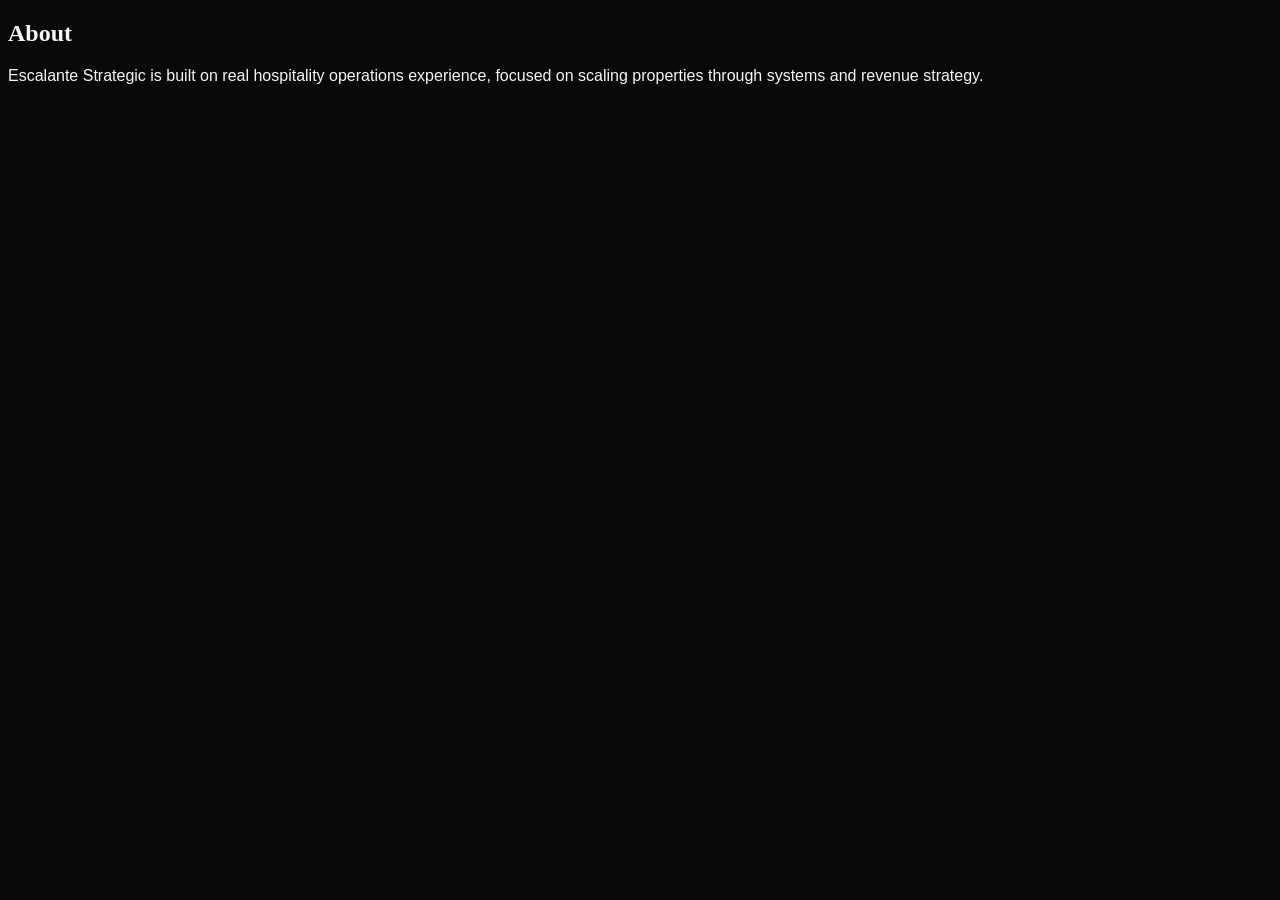
<file: about.html>
<!DOCTYPE html>
<html>
<head>
<title>About</title>
<link rel="stylesheet" href="css/style.css">
</head>

<body>

<section class="section container">
<h1>About</h1>

<p>
Escalante Strategic is built on real hospitality operations experience,
focused on scaling properties through systems and revenue strategy.
</p>

</section>

</body>
</html>
</file>
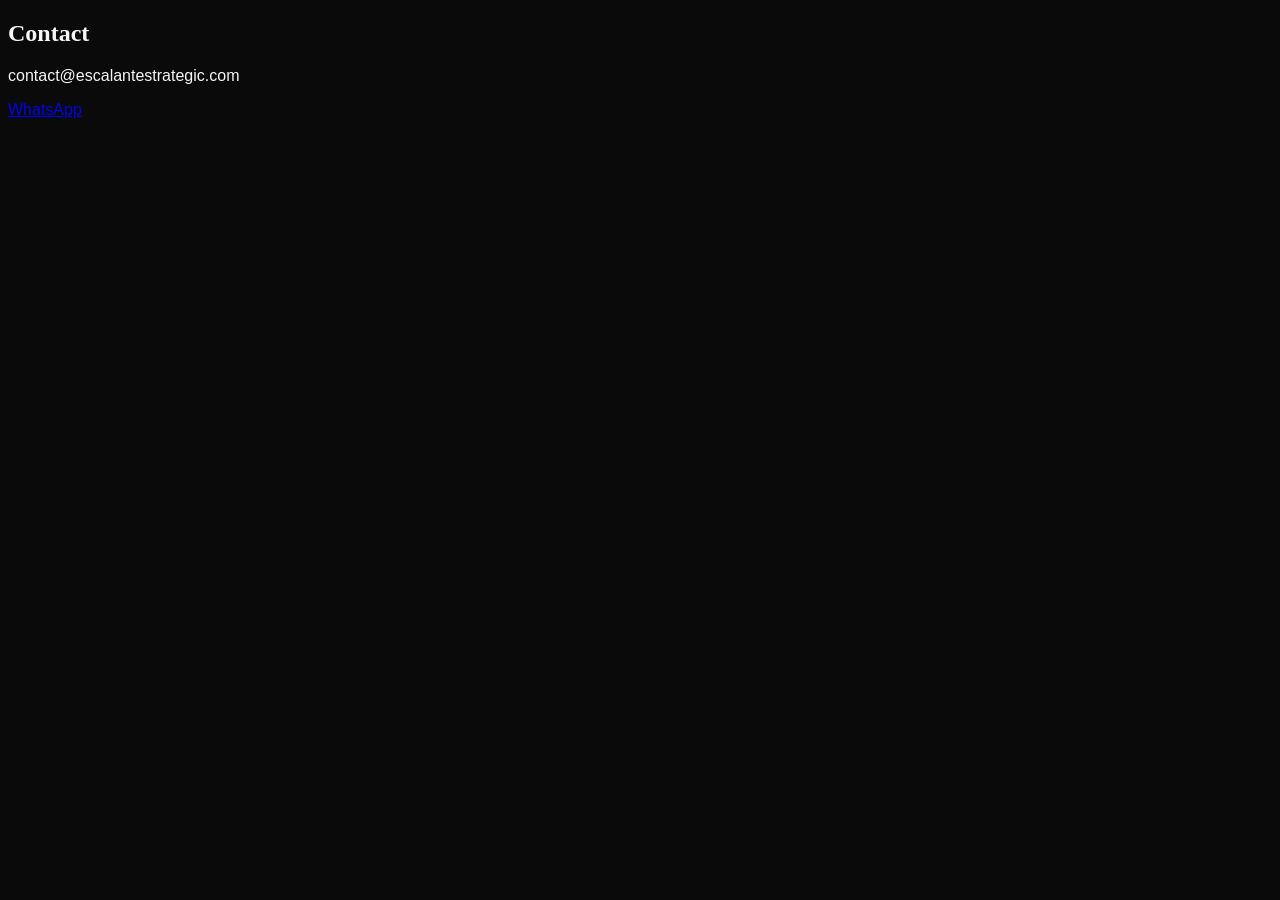
<file: contact.html>
<!DOCTYPE html>
<html>
<head>
<title>Contact</title>
<link rel="stylesheet" href="css/style.css">
</head>

<body>

<section class="section container">
<h1>Contact</h1>

<p>contact@escalantestrategic.com</p>

<a href="https://wa.me/573192383030" class="btn primary">
WhatsApp
</a>

</section>

</body>
</html>
</file>
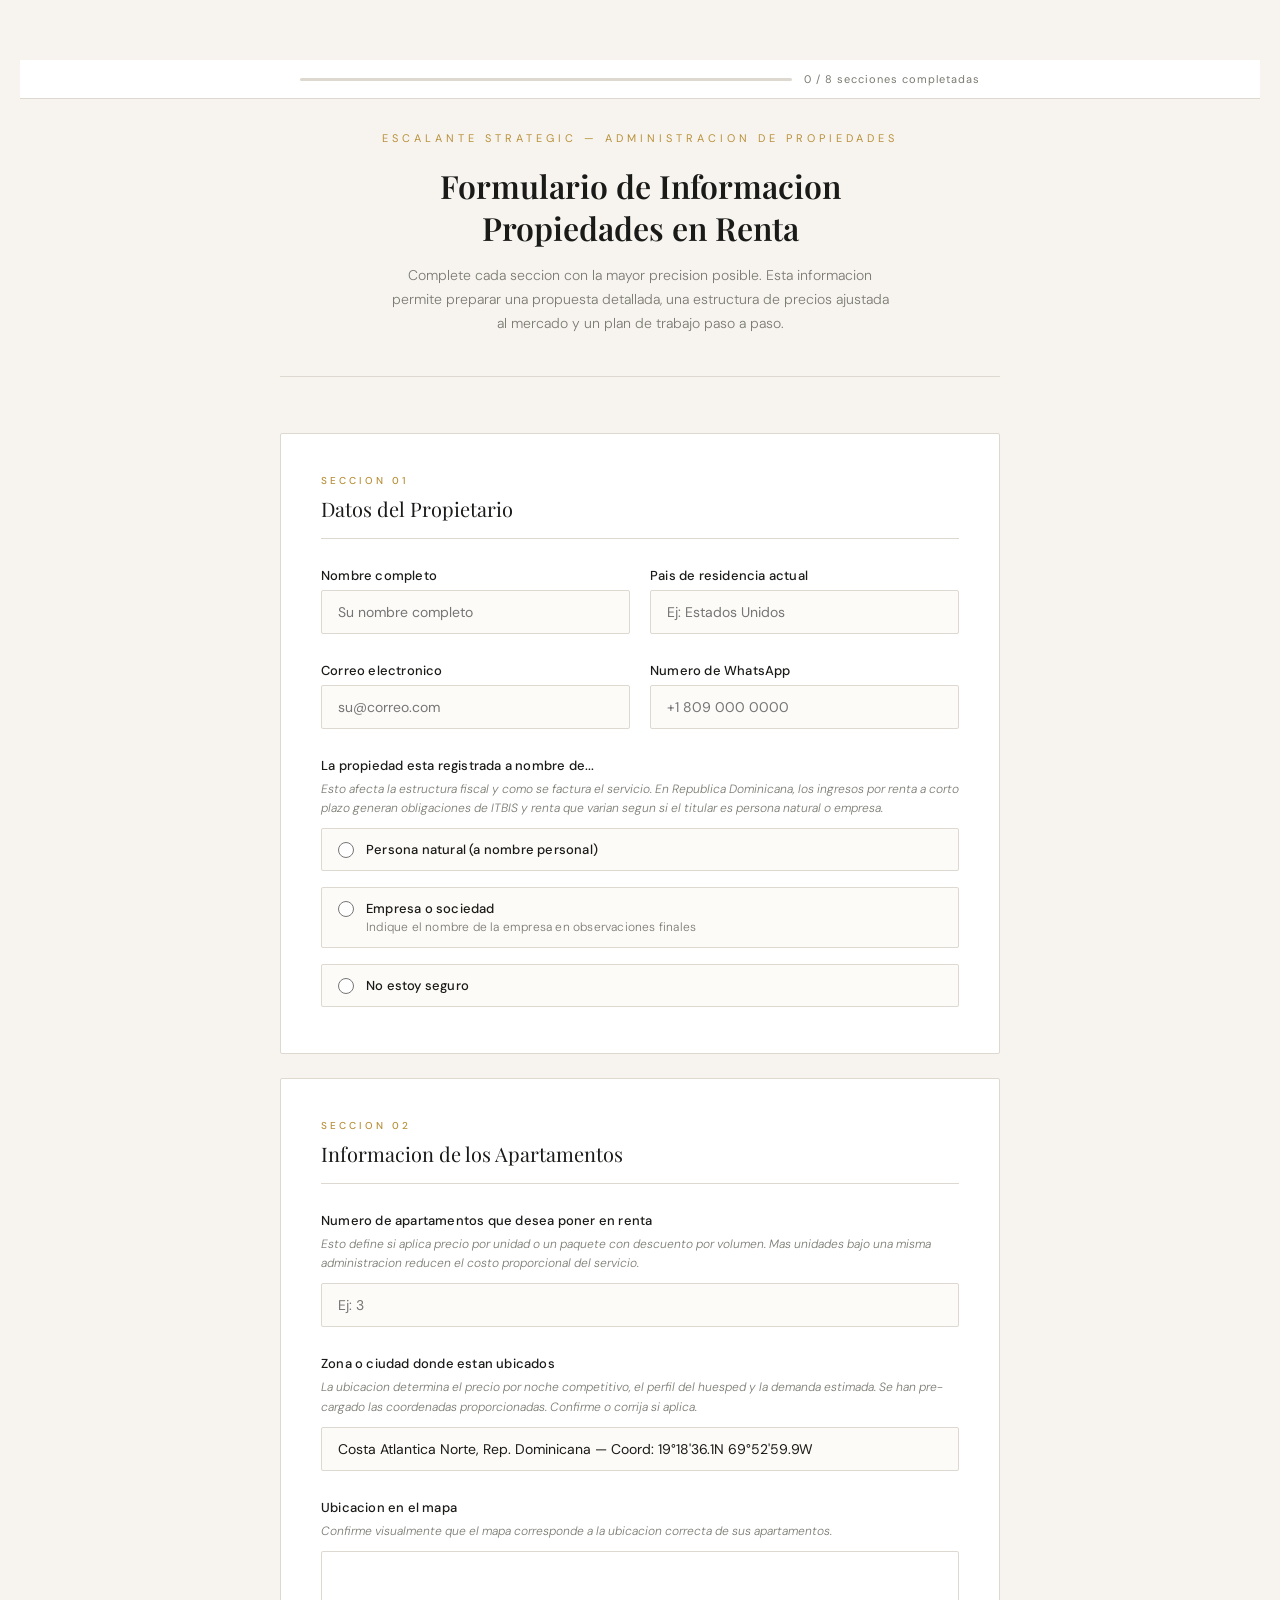
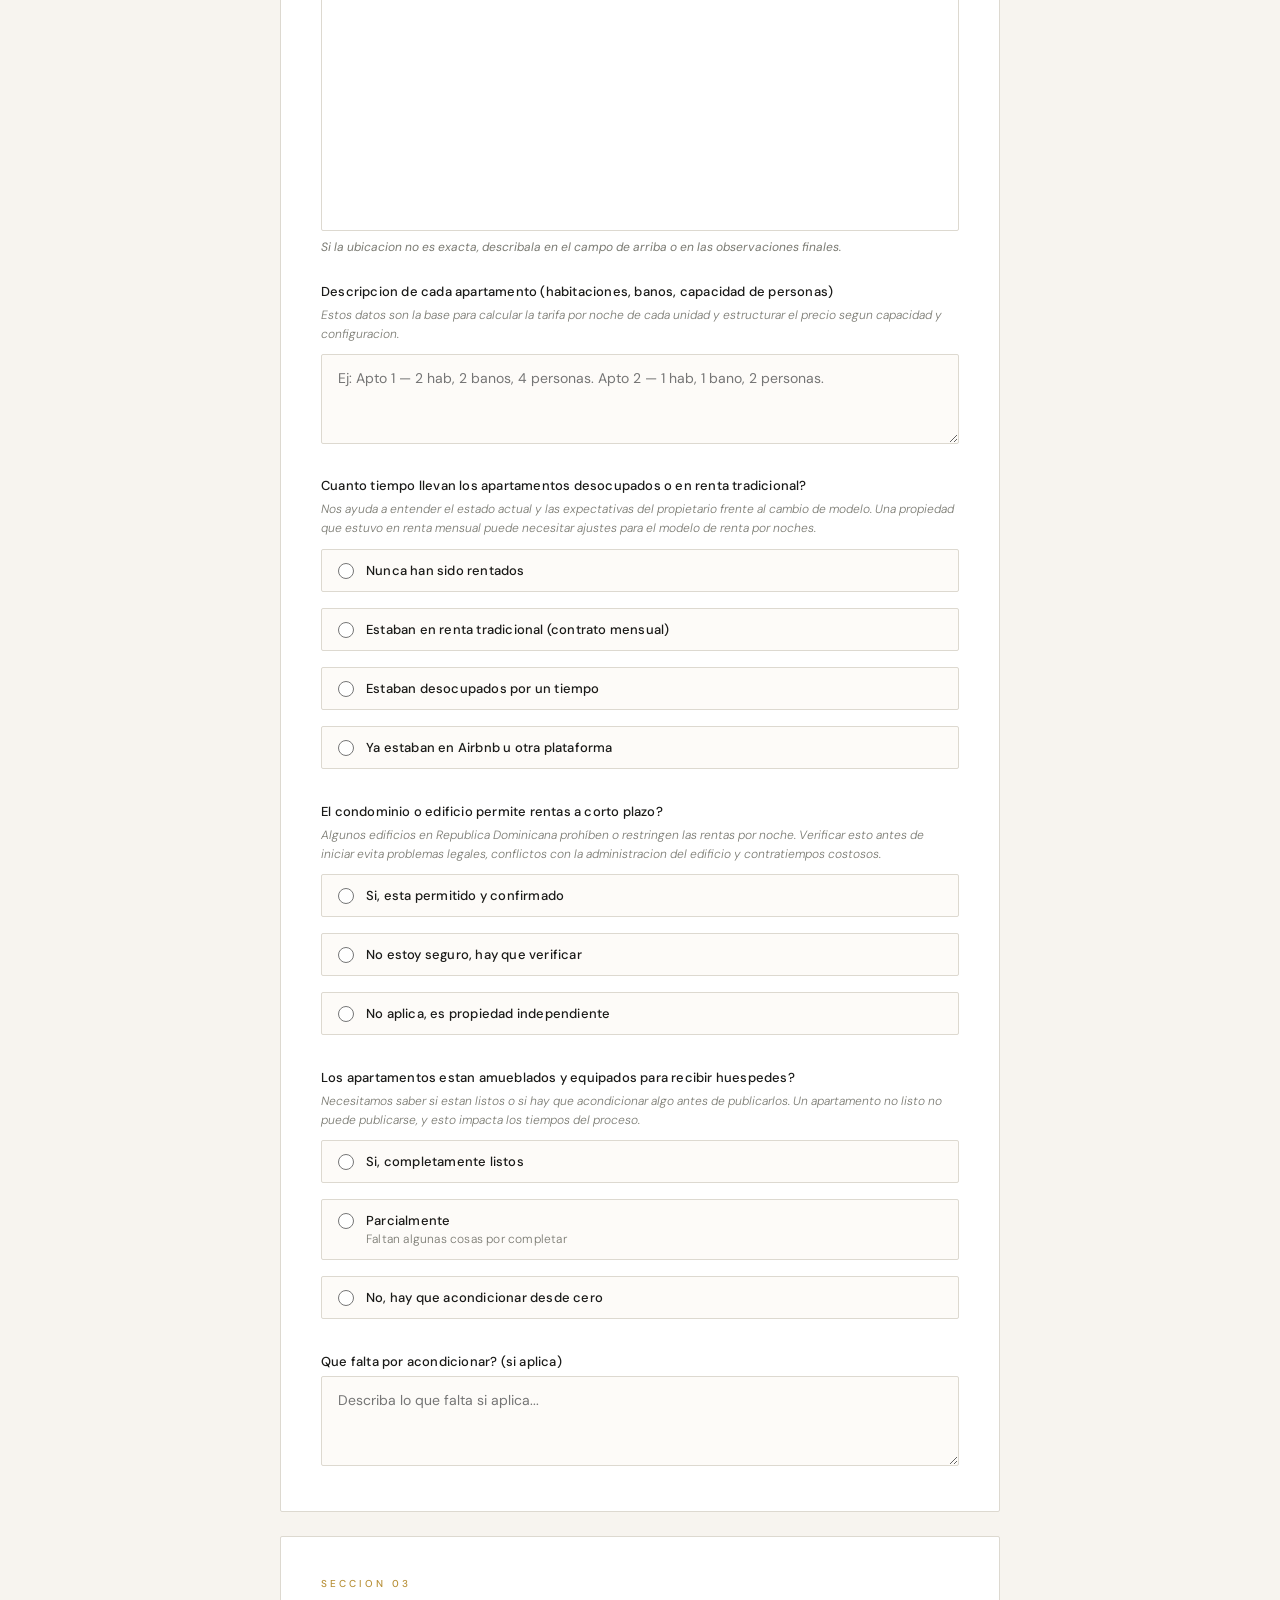
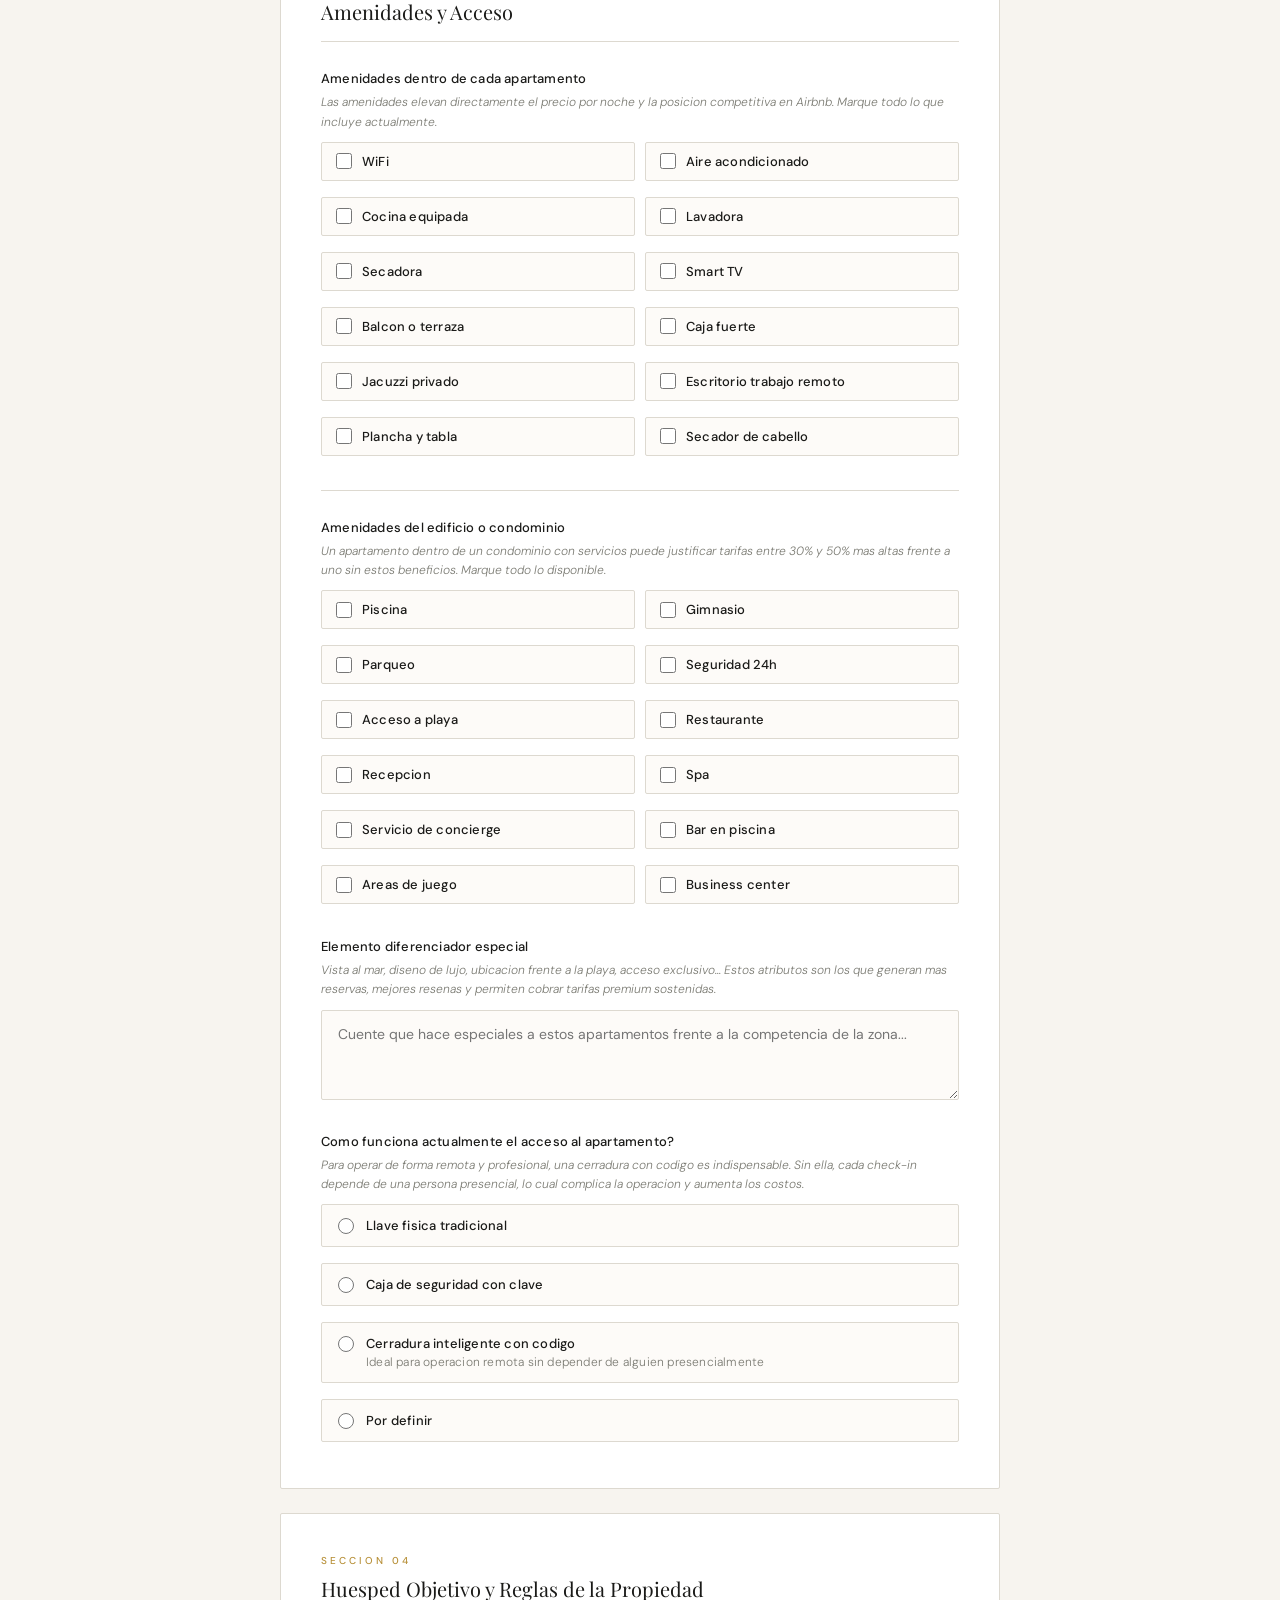
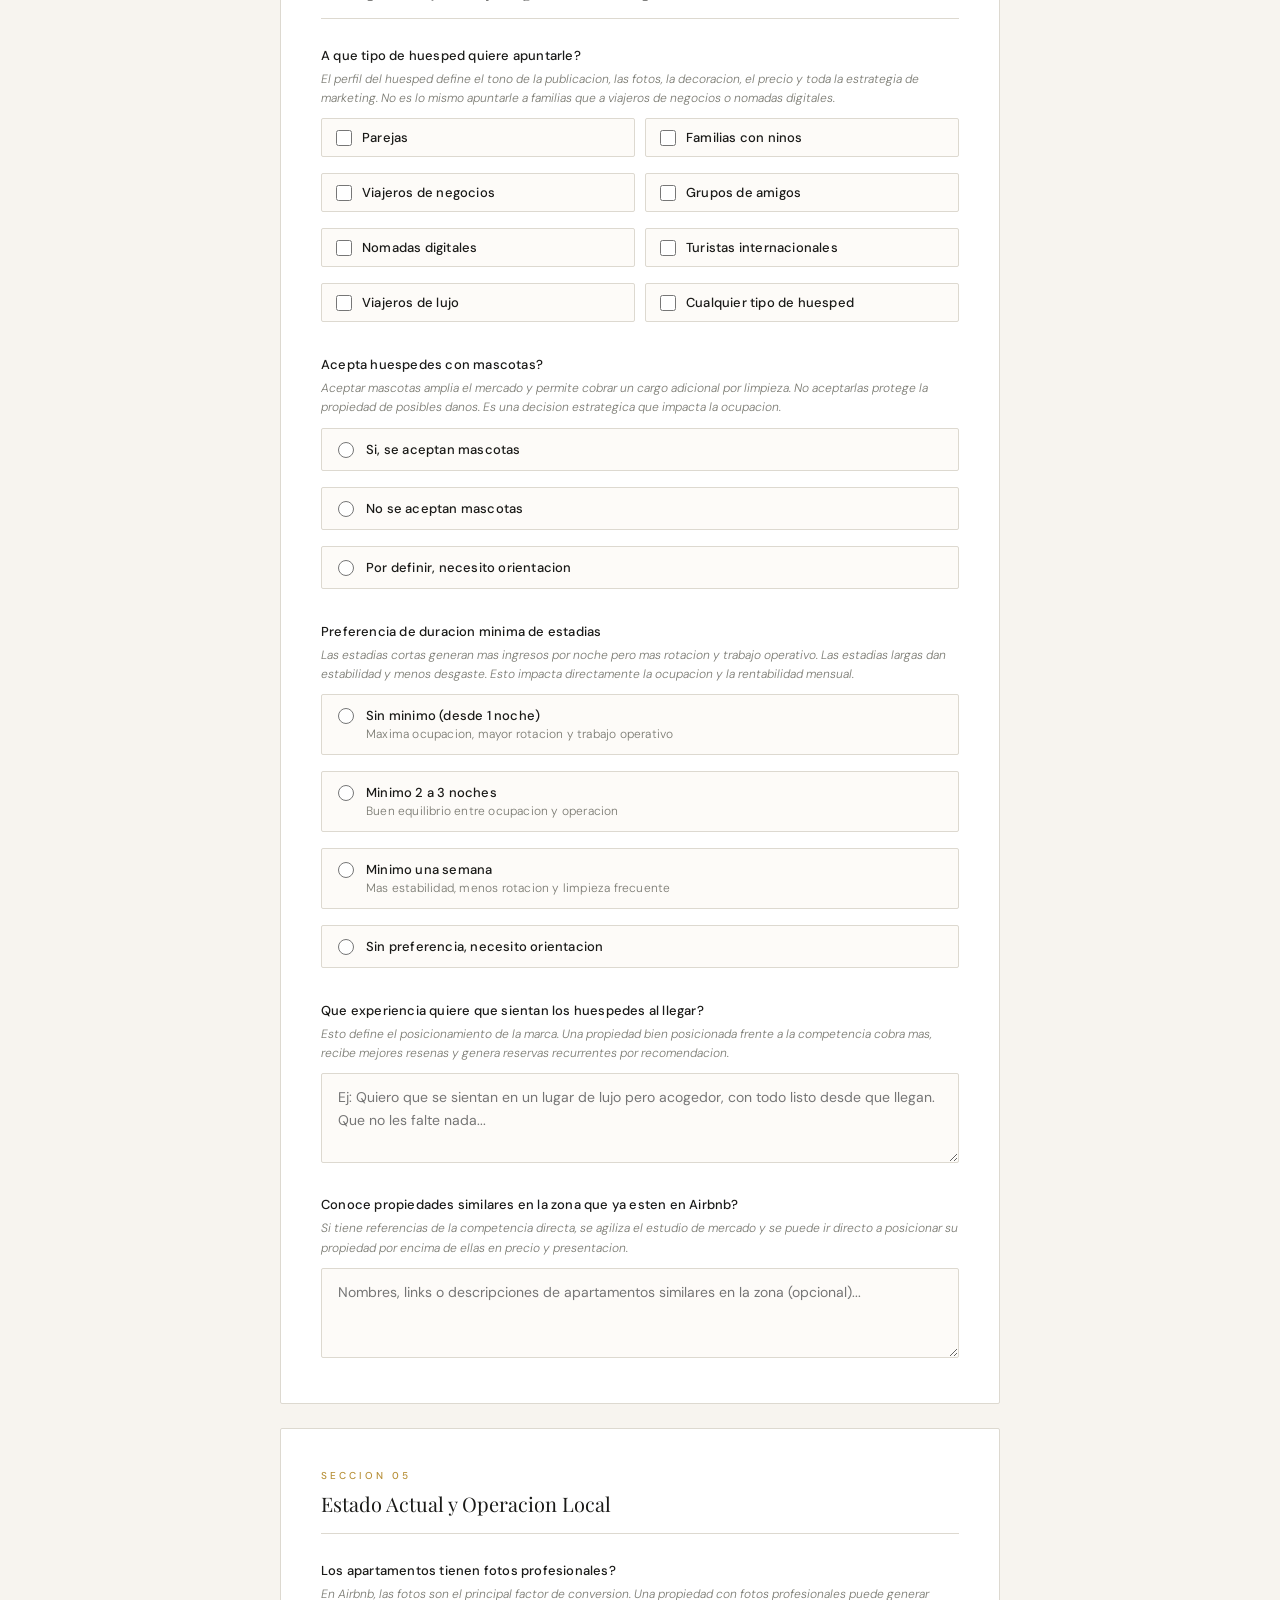
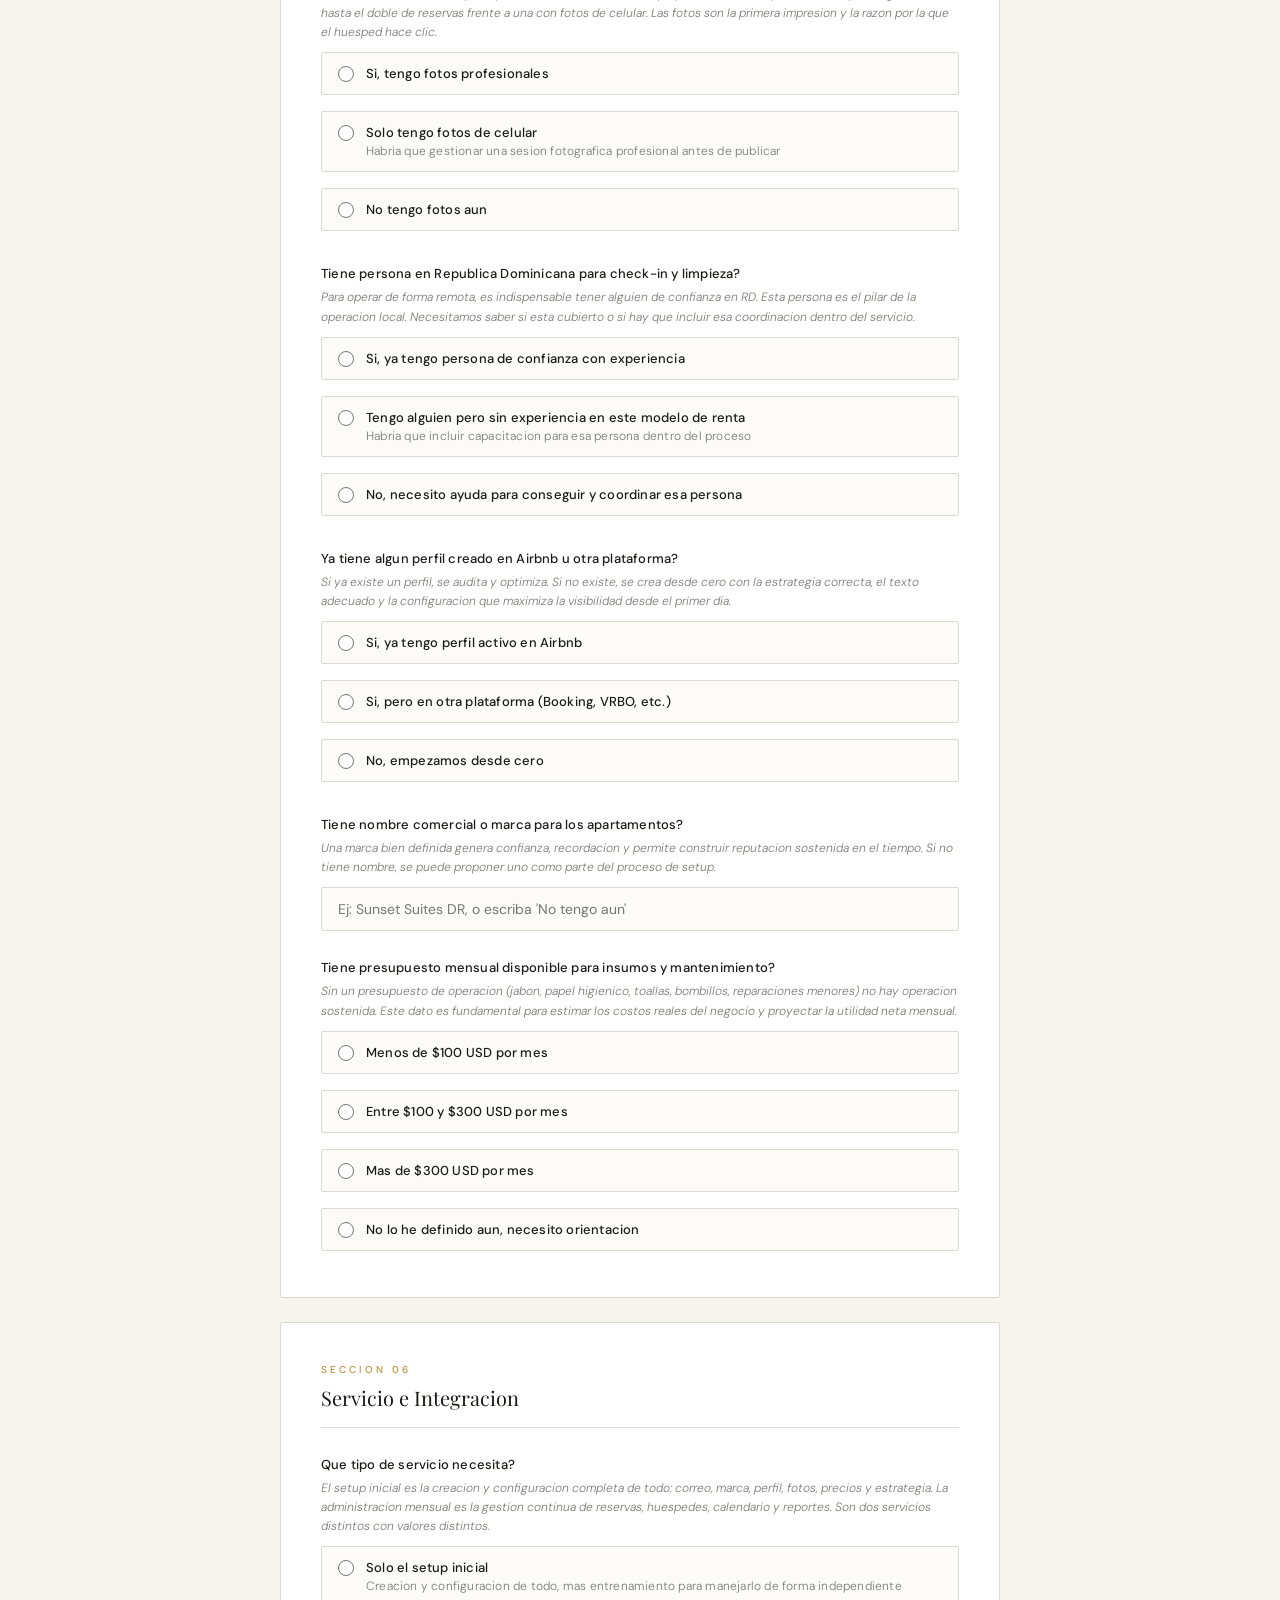
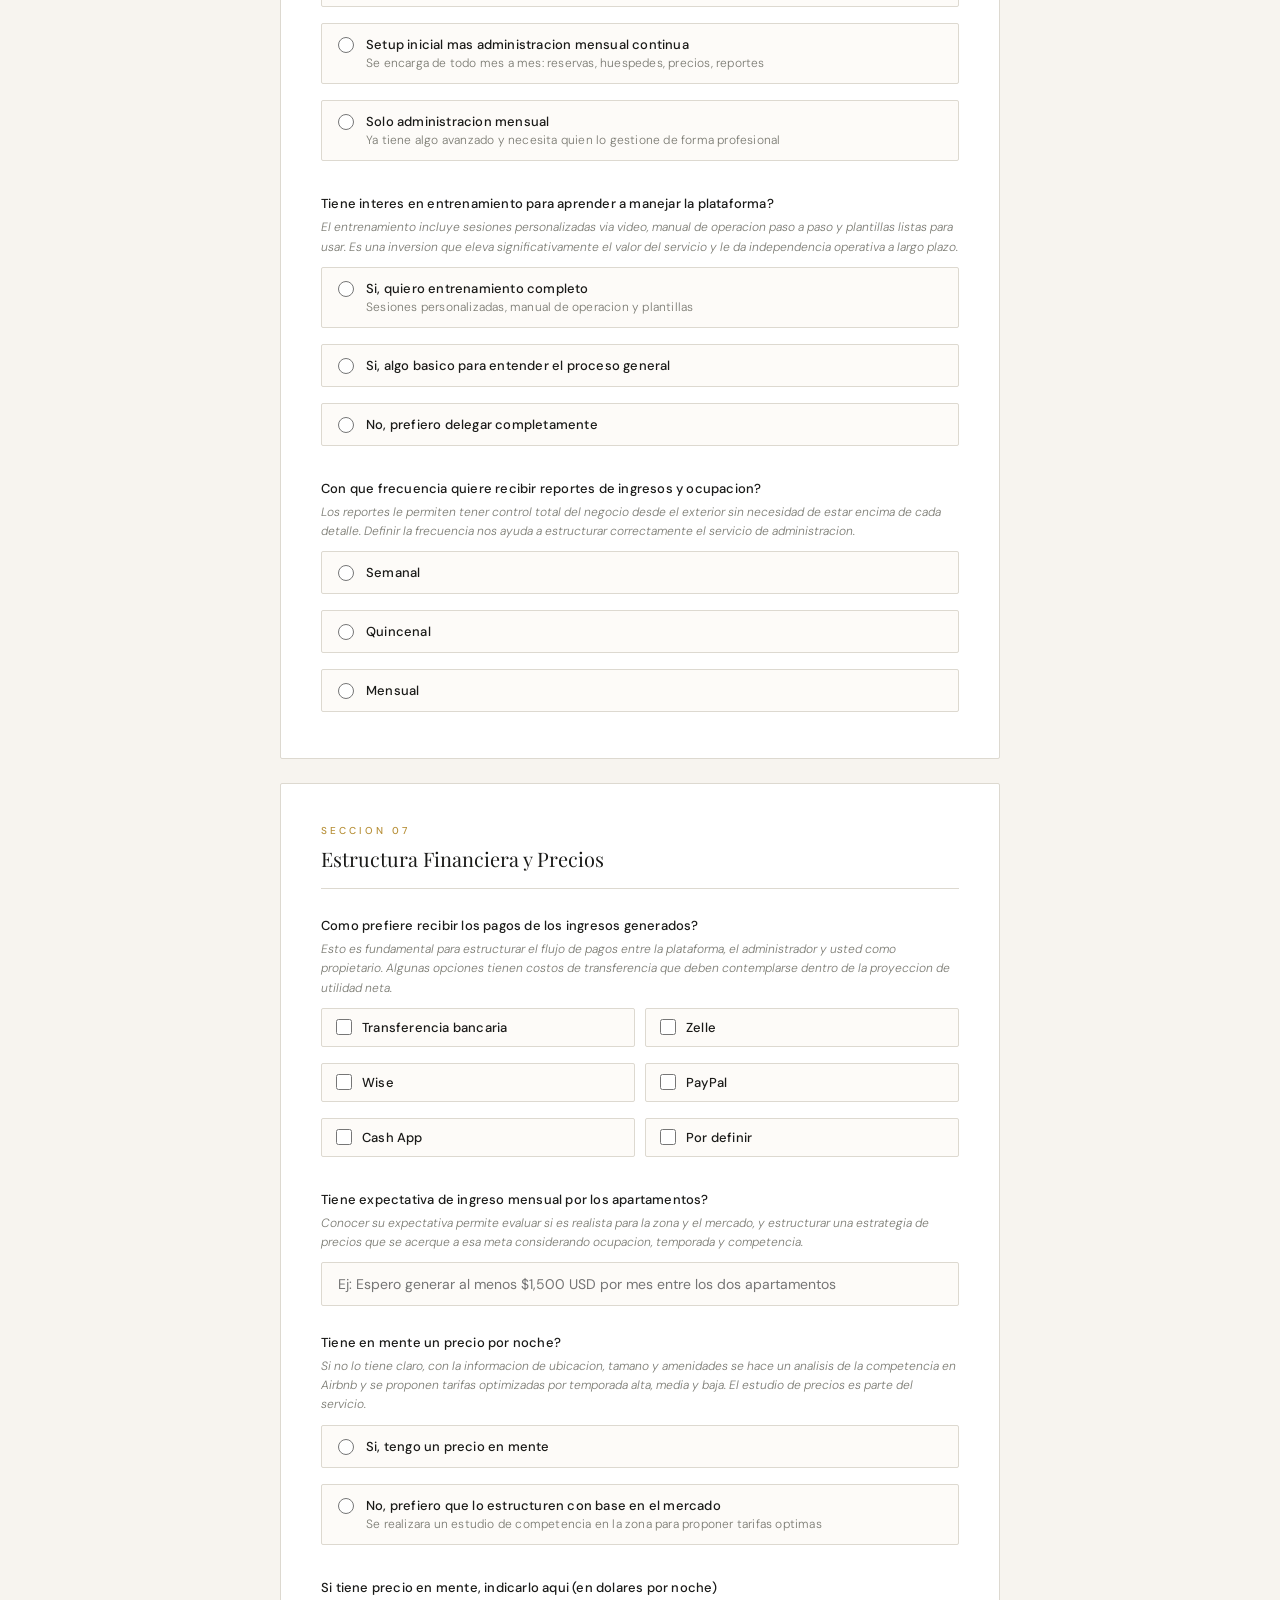
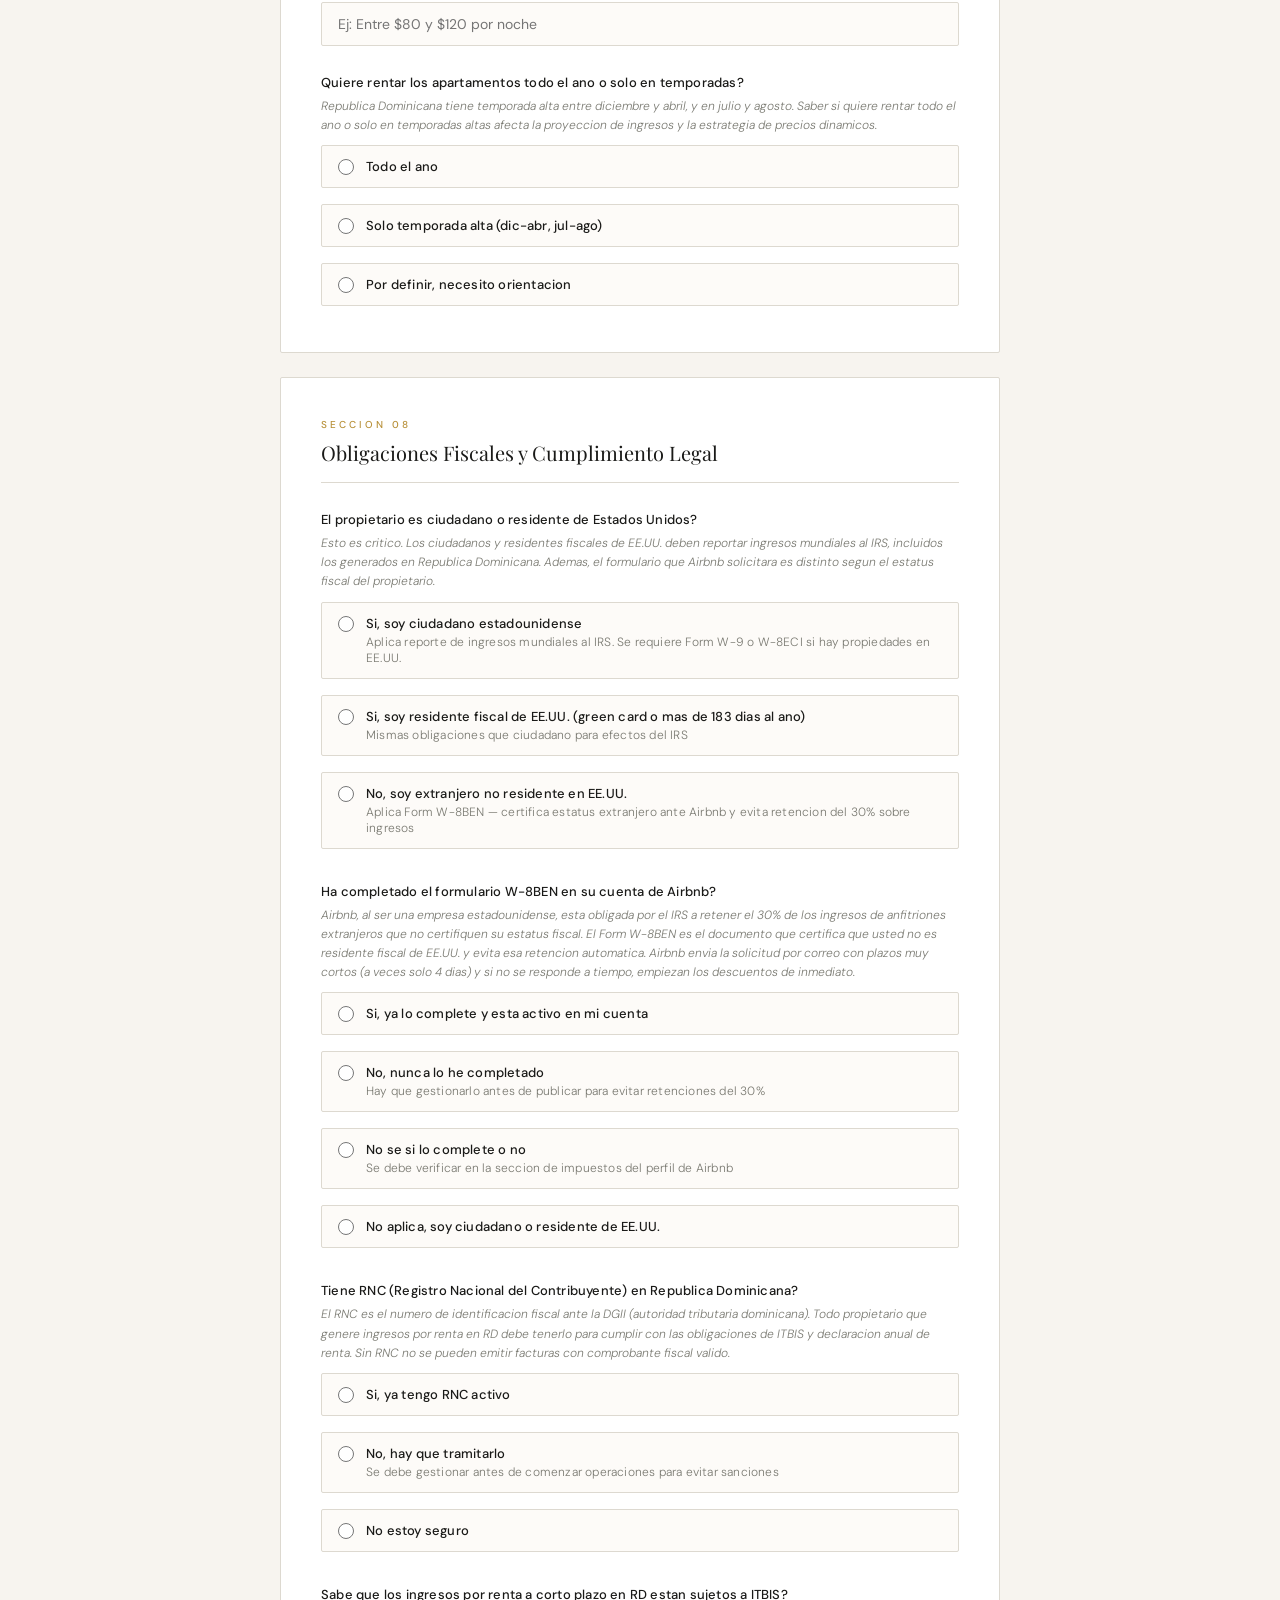
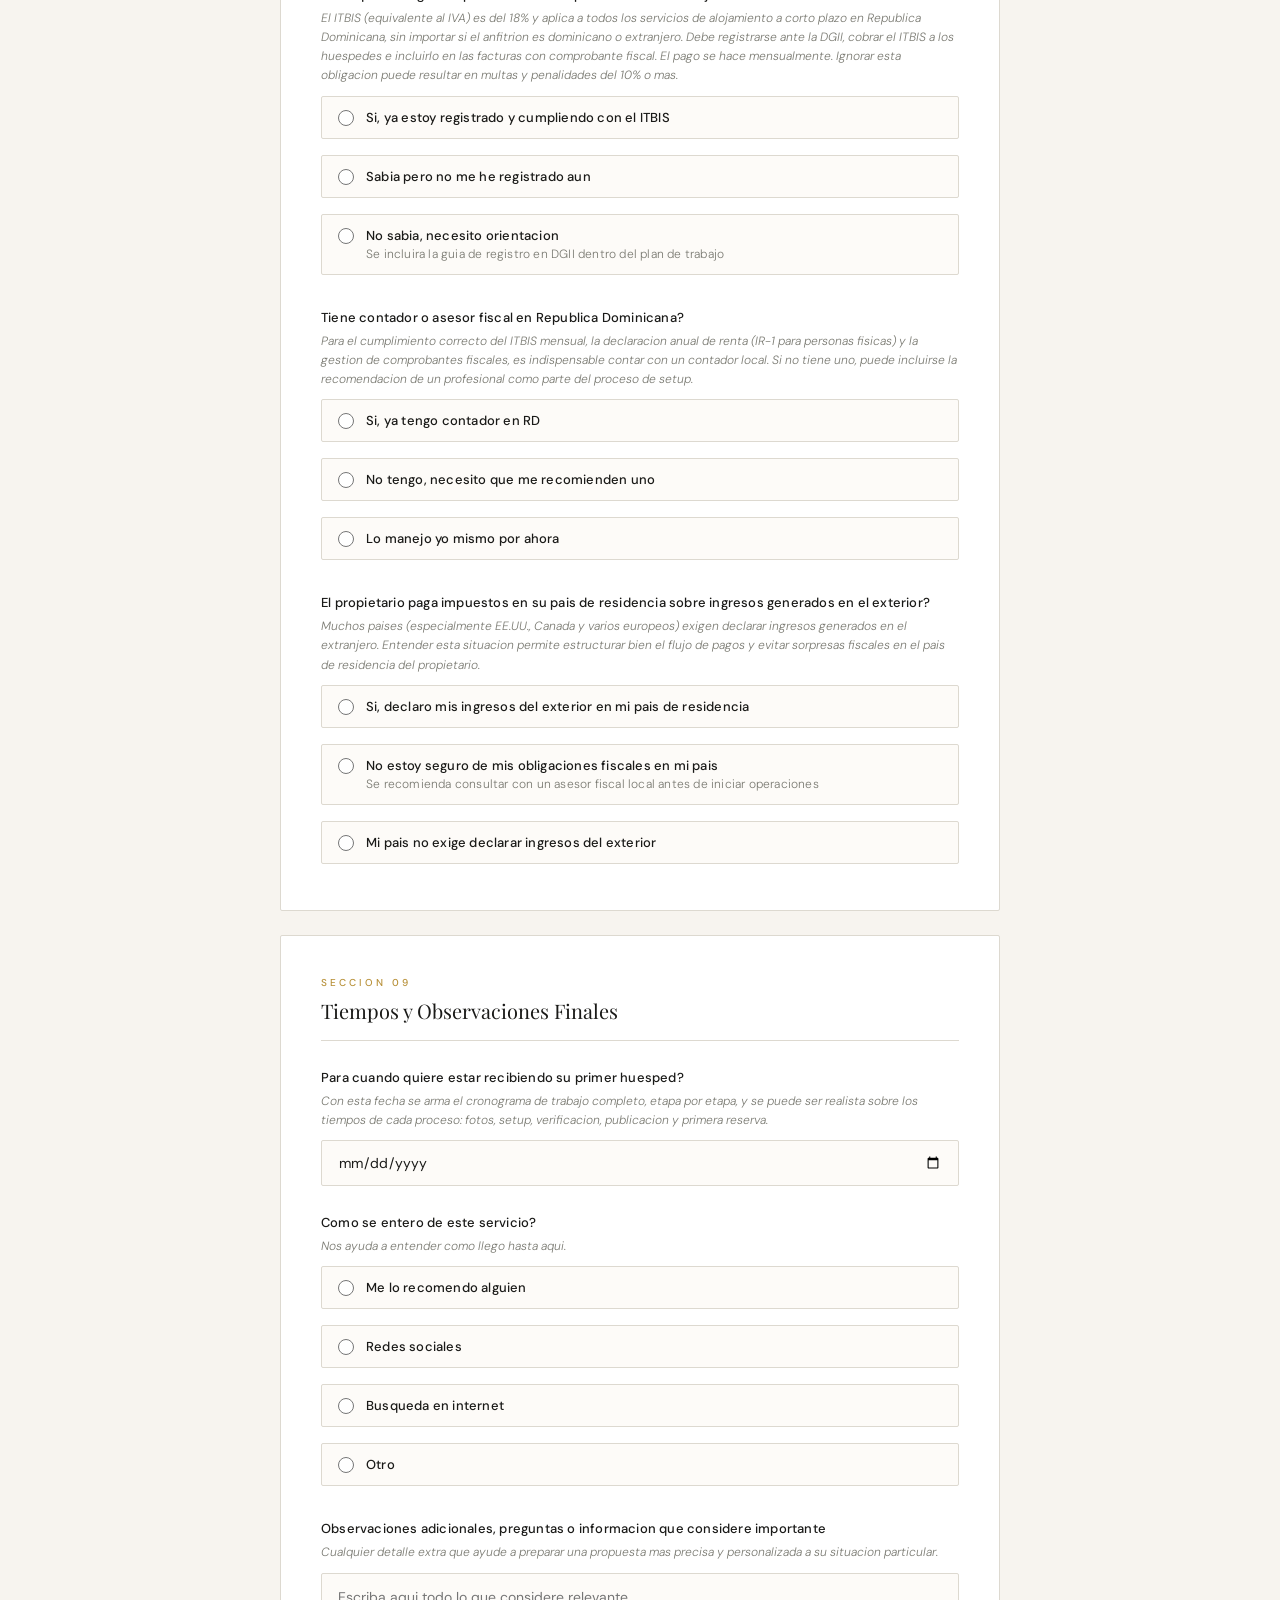
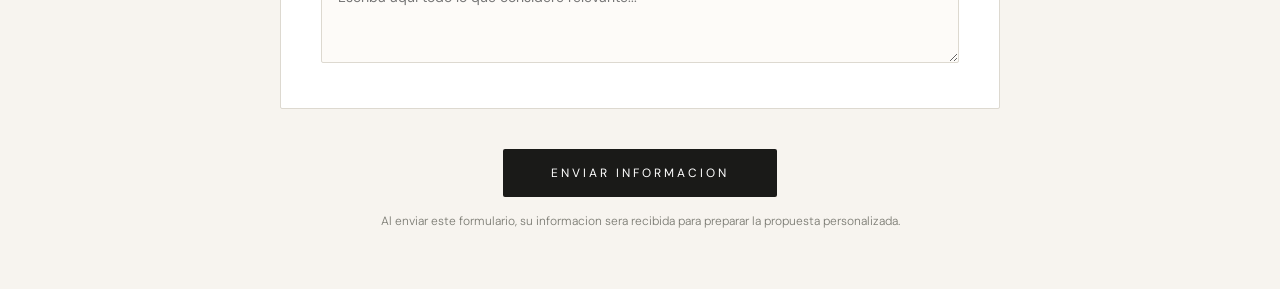
<file: formulario-propiedades-rd (1).html>
<!DOCTYPE html>
<html lang="es">
<head>
<meta charset="UTF-8">
<meta name="viewport" content="width=device-width, initial-scale=1.0">
<title>Formulario de Informacion — Propiedades en Renta</title>
<link href="https://fonts.googleapis.com/css2?family=Playfair+Display:wght@400;600&family=DM+Sans:wght@300;400;500&display=swap" rel="stylesheet">
<style>
  *, *::before, *::after { box-sizing: border-box; margin: 0; padding: 0; }
  :root {
    --cream: #f7f4ef; --dark: #1a1a18; --gold: #b8913a; --gold-light: #d4a853;
    --muted: #7a7a72; --border: #ddd9d0; --white: #ffffff; --section-bg: #fdfbf8;
  }
  body { font-family: 'DM Sans', sans-serif; background: var(--cream); color: var(--dark); min-height: 100vh; padding: 60px 20px; }
  .container { max-width: 720px; margin: 0 auto; }
  header { text-align: center; margin-bottom: 56px; padding-bottom: 40px; border-bottom: 1px solid var(--border); }
  .logo-line { font-size: 11px; letter-spacing: 4px; text-transform: uppercase; color: var(--gold); margin-bottom: 20px; }
  header h1 { font-family: 'Playfair Display', serif; font-size: 32px; font-weight: 600; color: var(--dark); line-height: 1.3; margin-bottom: 16px; }
  header p { font-size: 14px; color: var(--muted); font-weight: 300; line-height: 1.7; max-width: 500px; margin: 0 auto; }
  .progress-bar { position: sticky; top: 0; background: var(--white); border-bottom: 1px solid var(--border); padding: 12px 0; z-index: 100; margin-bottom: 32px; }
  .progress-inner { max-width: 720px; margin: 0 auto; padding: 0 20px; display: flex; align-items: center; gap: 12px; }
  .progress-track { flex: 1; height: 3px; background: var(--border); border-radius: 2px; overflow: hidden; }
  .progress-fill { height: 100%; background: var(--gold); border-radius: 2px; transition: width 0.4s ease; width: 0%; }
  .progress-text { font-size: 11px; color: var(--muted); letter-spacing: 1px; white-space: nowrap; }
  .section { background: var(--white); border: 1px solid var(--border); border-radius: 2px; padding: 40px; margin-bottom: 24px; }
  .section-label { font-size: 10px; letter-spacing: 3px; text-transform: uppercase; color: var(--gold); font-weight: 500; margin-bottom: 8px; }
  .section-title { font-family: 'Playfair Display', serif; font-size: 20px; color: var(--dark); margin-bottom: 28px; padding-bottom: 16px; border-bottom: 1px solid var(--border); }
  .field { margin-bottom: 28px; }
  .field:last-child { margin-bottom: 0; }
  label { display: block; font-size: 13px; font-weight: 500; color: var(--dark); margin-bottom: 6px; letter-spacing: 0.2px; }
  .field-note { font-size: 12px; color: var(--muted); margin-bottom: 10px; line-height: 1.6; font-weight: 300; font-style: italic; }
  input[type="text"], input[type="number"], input[type="date"], input[type="email"], input[type="tel"], textarea, select {
    width: 100%; border: 1px solid var(--border); border-radius: 2px; padding: 12px 16px;
    font-family: 'DM Sans', sans-serif; font-size: 14px; color: var(--dark);
    background: var(--section-bg); outline: none; transition: border-color 0.2s; -webkit-appearance: none;
  }
  input:focus, textarea:focus, select:focus { border-color: var(--gold); background: var(--white); }
  textarea { resize: vertical; min-height: 90px; line-height: 1.6; }
  .two-col { display: grid; grid-template-columns: 1fr 1fr; gap: 20px; }
  .checkbox-group { display: grid; grid-template-columns: 1fr 1fr; gap: 10px; margin-top: 4px; }
  .checkbox-item { display: flex; align-items: center; gap: 10px; padding: 10px 14px; border: 1px solid var(--border); border-radius: 2px; cursor: pointer; background: var(--section-bg); transition: border-color 0.2s; }
  .checkbox-item:hover { border-color: var(--gold-light); }
  .checkbox-item input[type="checkbox"] { width: 16px; height: 16px; accent-color: var(--gold); flex-shrink: 0; cursor: pointer; }
  .checkbox-item span { font-size: 13px; color: var(--dark); }
  .radio-group { display: flex; flex-direction: column; gap: 10px; margin-top: 4px; }
  .radio-item { display: flex; align-items: flex-start; gap: 12px; padding: 12px 16px; border: 1px solid var(--border); border-radius: 2px; cursor: pointer; background: var(--section-bg); transition: border-color 0.2s; }
  .radio-item:hover { border-color: var(--gold-light); }
  .radio-item input[type="radio"] { width: 16px; height: 16px; accent-color: var(--gold); flex-shrink: 0; margin-top: 1px; cursor: pointer; }
  .radio-item .radio-label { font-size: 13px; color: var(--dark); font-weight: 500; }
  .radio-item .radio-desc { font-size: 12px; color: var(--muted); font-weight: 300; margin-top: 2px; }
  .divider { height: 1px; background: var(--border); margin: 28px 0; }
  .submit-area { text-align: center; margin-top: 40px; }
  .btn-submit { background: var(--dark); color: var(--white); border: none; padding: 16px 48px; font-family: 'DM Sans', sans-serif; font-size: 12px; letter-spacing: 3px; text-transform: uppercase; cursor: pointer; border-radius: 2px; transition: background 0.2s; }
  .btn-submit:hover { background: var(--gold); }
  .submit-note { font-size: 12px; color: var(--muted); margin-top: 16px; font-weight: 300; }
  #success-msg { display: none; background: #f5f9f5; border: 1px solid #c4d9c4; border-radius: 2px; padding: 48px 32px; text-align: center; margin-top: 32px; }
  #success-msg .check { font-size: 40px; margin-bottom: 16px; color: var(--gold); }
  #success-msg h3 { font-family: 'Playfair Display', serif; font-size: 24px; color: var(--dark); margin-bottom: 10px; }
  #success-msg p { font-size: 13px; color: var(--muted); line-height: 1.7; }
  @media (max-width: 600px) {
    .section { padding: 28px 20px; }
    .two-col, .checkbox-group { grid-template-columns: 1fr; }
    header h1 { font-size: 24px; }
  }
</style>
</head>
<body>

<div class="progress-bar">
  <div class="progress-inner">
    <div class="progress-track"><div class="progress-fill" id="progress-fill"></div></div>
    <div class="progress-text" id="progress-text">0 / 8 secciones completadas</div>
  </div>
</div>

<div class="container">

  <header>
    <div class="logo-line">Escalante Strategic — Administracion de Propiedades</div>
    <h1>Formulario de Informacion<br>Propiedades en Renta</h1>
    <p>Complete cada seccion con la mayor precision posible. Esta informacion permite preparar una propuesta detallada, una estructura de precios ajustada al mercado y un plan de trabajo paso a paso.</p>
  </header>

  <form id="intake-form" action="https://formsubmit.co/contact@escalantestrategic.com" method="POST">

    <!-- FormSubmit config -->
    <input type="hidden" name="_subject" value="Formulario Propiedades RD — Nueva Respuesta">
    <input type="hidden" name="_captcha" value="false">
    <input type="hidden" name="_template" value="table">
    <input type="hidden" name="_next" value="about:blank">
    <input type="hidden" name="_autoresponse" value="Gracias por completar el formulario. Su informacion ha sido recibida y estaremos en contacto pronto con su propuesta personalizada. — Escalante Strategic">


    <!-- S01 PROPIETARIO -->
    <div class="section" data-section="1">
      <div class="section-label">Seccion 01</div>
      <div class="section-title">Datos del Propietario</div>
      <div class="two-col">
        <div class="field">
          <label>Nombre completo</label>
          <input type="text" name="nombre" placeholder="Su nombre completo" required>
        </div>
        <div class="field">
          <label>Pais de residencia actual</label>
          <input type="text" name="pais_residencia" placeholder="Ej: Estados Unidos">
        </div>
      </div>
      <div class="two-col">
        <div class="field">
          <label>Correo electronico</label>
          <input type="email" name="email" placeholder="su@correo.com">
        </div>
        <div class="field">
          <label>Numero de WhatsApp</label>
          <input type="tel" name="whatsapp" placeholder="+1 809 000 0000">
        </div>
      </div>
      <div class="field">
        <label>La propiedad esta registrada a nombre de...</label>
        <div class="field-note">Esto afecta la estructura fiscal y como se factura el servicio. En Republica Dominicana, los ingresos por renta a corto plazo generan obligaciones de ITBIS y renta que varian segun si el titular es persona natural o empresa.</div>
        <div class="radio-group">
          <label class="radio-item"><input type="radio" name="registro" value="persona_natural"><div><div class="radio-label">Persona natural (a nombre personal)</div></div></label>
          <label class="radio-item"><input type="radio" name="registro" value="empresa"><div><div class="radio-label">Empresa o sociedad</div><div class="radio-desc">Indique el nombre de la empresa en observaciones finales</div></div></label>
          <label class="radio-item"><input type="radio" name="registro" value="no_se"><div><div class="radio-label">No estoy seguro</div></div></label>
        </div>
      </div>
    </div>

    <!-- S02 APARTAMENTOS -->
    <div class="section" data-section="2">
      <div class="section-label">Seccion 02</div>
      <div class="section-title">Informacion de los Apartamentos</div>
      <div class="field">
        <label>Numero de apartamentos que desea poner en renta</label>
        <div class="field-note">Esto define si aplica precio por unidad o un paquete con descuento por volumen. Mas unidades bajo una misma administracion reducen el costo proporcional del servicio.</div>
        <input type="number" name="num_apartamentos" min="1" placeholder="Ej: 3" required>
      </div>
      <div class="field">
        <label>Zona o ciudad donde estan ubicados</label>
        <div class="field-note">La ubicacion determina el precio por noche competitivo, el perfil del huesped y la demanda estimada. Se han pre-cargado las coordenadas proporcionadas. Confirme o corrija si aplica.</div>
        <input type="text" name="ubicacion" value="Costa Atlantica Norte, Rep. Dominicana — Coord: 19°18'36.1N 69°52'59.9W" required>
      </div>
      <div class="field">
        <label>Ubicacion en el mapa</label>
        <div class="field-note">Confirme visualmente que el mapa corresponde a la ubicacion correcta de sus apartamentos.</div>
        <div style="width:100%;height:280px;border:1px solid #ddd9d0;border-radius:2px;overflow:hidden;">
          <iframe width="100%" height="100%" frameborder="0" style="border:0;"
            src="https://www.google.com/maps?q=19.310028,-69.883306&z=15&output=embed"
            allowfullscreen loading="lazy"></iframe>
        </div>
        <p style="font-size:12px;color:#7a7a72;margin-top:8px;font-style:italic;">Si la ubicacion no es exacta, describala en el campo de arriba o en las observaciones finales.</p>
      </div>
      <div class="field">
        <label>Descripcion de cada apartamento (habitaciones, banos, capacidad de personas)</label>
        <div class="field-note">Estos datos son la base para calcular la tarifa por noche de cada unidad y estructurar el precio segun capacidad y configuracion.</div>
        <textarea name="descripcion_aptos" placeholder="Ej: Apto 1 — 2 hab, 2 banos, 4 personas. Apto 2 — 1 hab, 1 bano, 2 personas." required></textarea>
      </div>
      <div class="field">
        <label>Cuanto tiempo llevan los apartamentos desocupados o en renta tradicional?</label>
        <div class="field-note">Nos ayuda a entender el estado actual y las expectativas del propietario frente al cambio de modelo. Una propiedad que estuvo en renta mensual puede necesitar ajustes para el modelo de renta por noches.</div>
        <div class="radio-group">
          <label class="radio-item"><input type="radio" name="estado_previo" value="nunca_rentado"><div><div class="radio-label">Nunca han sido rentados</div></div></label>
          <label class="radio-item"><input type="radio" name="estado_previo" value="renta_tradicional"><div><div class="radio-label">Estaban en renta tradicional (contrato mensual)</div></div></label>
          <label class="radio-item"><input type="radio" name="estado_previo" value="desocupados"><div><div class="radio-label">Estaban desocupados por un tiempo</div></div></label>
          <label class="radio-item"><input type="radio" name="estado_previo" value="ya_en_plataforma"><div><div class="radio-label">Ya estaban en Airbnb u otra plataforma</div></div></label>
        </div>
      </div>
      <div class="field">
        <label>El condominio o edificio permite rentas a corto plazo?</label>
        <div class="field-note">Algunos edificios en Republica Dominicana prohíben o restringen las rentas por noche. Verificar esto antes de iniciar evita problemas legales, conflictos con la administracion del edificio y contratiempos costosos.</div>
        <div class="radio-group">
          <label class="radio-item"><input type="radio" name="permiso_condominio" value="si"><div><div class="radio-label">Si, esta permitido y confirmado</div></div></label>
          <label class="radio-item"><input type="radio" name="permiso_condominio" value="no_se"><div><div class="radio-label">No estoy seguro, hay que verificar</div></div></label>
          <label class="radio-item"><input type="radio" name="permiso_condominio" value="no_aplica"><div><div class="radio-label">No aplica, es propiedad independiente</div></div></label>
        </div>
      </div>
      <div class="field">
        <label>Los apartamentos estan amueblados y equipados para recibir huespedes?</label>
        <div class="field-note">Necesitamos saber si estan listos o si hay que acondicionar algo antes de publicarlos. Un apartamento no listo no puede publicarse, y esto impacta los tiempos del proceso.</div>
        <div class="radio-group">
          <label class="radio-item"><input type="radio" name="amueblados" value="si_listos"><div><div class="radio-label">Si, completamente listos</div></div></label>
          <label class="radio-item"><input type="radio" name="amueblados" value="parcialmente"><div><div class="radio-label">Parcialmente</div><div class="radio-desc">Faltan algunas cosas por completar</div></div></label>
          <label class="radio-item"><input type="radio" name="amueblados" value="no"><div><div class="radio-label">No, hay que acondicionar desde cero</div></div></label>
        </div>
      </div>
      <div class="field">
        <label>Que falta por acondicionar? (si aplica)</label>
        <textarea name="por_acondicionar" placeholder="Describa lo que falta si aplica..."></textarea>
      </div>
    </div>

    <!-- S03 AMENIDADES -->
    <div class="section" data-section="3">
      <div class="section-label">Seccion 03</div>
      <div class="section-title">Amenidades y Acceso</div>
      <div class="field">
        <label>Amenidades dentro de cada apartamento</label>
        <div class="field-note">Las amenidades elevan directamente el precio por noche y la posicion competitiva en Airbnb. Marque todo lo que incluye actualmente.</div>
        <div class="checkbox-group">
          <label class="checkbox-item"><input type="checkbox" name="amenidad_apto" value="wifi"><span>WiFi</span></label>
          <label class="checkbox-item"><input type="checkbox" name="amenidad_apto" value="ac"><span>Aire acondicionado</span></label>
          <label class="checkbox-item"><input type="checkbox" name="amenidad_apto" value="cocina_equipada"><span>Cocina equipada</span></label>
          <label class="checkbox-item"><input type="checkbox" name="amenidad_apto" value="lavadora"><span>Lavadora</span></label>
          <label class="checkbox-item"><input type="checkbox" name="amenidad_apto" value="secadora"><span>Secadora</span></label>
          <label class="checkbox-item"><input type="checkbox" name="amenidad_apto" value="smart_tv"><span>Smart TV</span></label>
          <label class="checkbox-item"><input type="checkbox" name="amenidad_apto" value="balcon_terraza"><span>Balcon o terraza</span></label>
          <label class="checkbox-item"><input type="checkbox" name="amenidad_apto" value="caja_fuerte"><span>Caja fuerte</span></label>
          <label class="checkbox-item"><input type="checkbox" name="amenidad_apto" value="jacuzzi"><span>Jacuzzi privado</span></label>
          <label class="checkbox-item"><input type="checkbox" name="amenidad_apto" value="escritorio"><span>Escritorio trabajo remoto</span></label>
          <label class="checkbox-item"><input type="checkbox" name="amenidad_apto" value="plancha"><span>Plancha y tabla</span></label>
          <label class="checkbox-item"><input type="checkbox" name="amenidad_apto" value="secador"><span>Secador de cabello</span></label>
        </div>
      </div>
      <div class="divider"></div>
      <div class="field">
        <label>Amenidades del edificio o condominio</label>
        <div class="field-note">Un apartamento dentro de un condominio con servicios puede justificar tarifas entre 30% y 50% mas altas frente a uno sin estos beneficios. Marque todo lo disponible.</div>
        <div class="checkbox-group">
          <label class="checkbox-item"><input type="checkbox" name="amenidad_edificio" value="piscina"><span>Piscina</span></label>
          <label class="checkbox-item"><input type="checkbox" name="amenidad_edificio" value="gym"><span>Gimnasio</span></label>
          <label class="checkbox-item"><input type="checkbox" name="amenidad_edificio" value="parqueo"><span>Parqueo</span></label>
          <label class="checkbox-item"><input type="checkbox" name="amenidad_edificio" value="seguridad_24h"><span>Seguridad 24h</span></label>
          <label class="checkbox-item"><input type="checkbox" name="amenidad_edificio" value="acceso_playa"><span>Acceso a playa</span></label>
          <label class="checkbox-item"><input type="checkbox" name="amenidad_edificio" value="restaurante"><span>Restaurante</span></label>
          <label class="checkbox-item"><input type="checkbox" name="amenidad_edificio" value="recepcion"><span>Recepcion</span></label>
          <label class="checkbox-item"><input type="checkbox" name="amenidad_edificio" value="spa"><span>Spa</span></label>
          <label class="checkbox-item"><input type="checkbox" name="amenidad_edificio" value="concierge"><span>Servicio de concierge</span></label>
          <label class="checkbox-item"><input type="checkbox" name="amenidad_edificio" value="bar_piscina"><span>Bar en piscina</span></label>
          <label class="checkbox-item"><input type="checkbox" name="amenidad_edificio" value="areas_juego"><span>Areas de juego</span></label>
          <label class="checkbox-item"><input type="checkbox" name="amenidad_edificio" value="business_center"><span>Business center</span></label>
        </div>
      </div>
      <div class="field">
        <label>Elemento diferenciador especial</label>
        <div class="field-note">Vista al mar, diseno de lujo, ubicacion frente a la playa, acceso exclusivo... Estos atributos son los que generan mas reservas, mejores resenas y permiten cobrar tarifas premium sostenidas.</div>
        <textarea name="diferenciador" placeholder="Cuente que hace especiales a estos apartamentos frente a la competencia de la zona..."></textarea>
      </div>
      <div class="field">
        <label>Como funciona actualmente el acceso al apartamento?</label>
        <div class="field-note">Para operar de forma remota y profesional, una cerradura con codigo es indispensable. Sin ella, cada check-in depende de una persona presencial, lo cual complica la operacion y aumenta los costos.</div>
        <div class="radio-group">
          <label class="radio-item"><input type="radio" name="acceso" value="llave_fisica"><div><div class="radio-label">Llave fisica tradicional</div></div></label>
          <label class="radio-item"><input type="radio" name="acceso" value="caja_seguridad"><div><div class="radio-label">Caja de seguridad con clave</div></div></label>
          <label class="radio-item"><input type="radio" name="acceso" value="cerradura_inteligente"><div><div class="radio-label">Cerradura inteligente con codigo</div><div class="radio-desc">Ideal para operacion remota sin depender de alguien presencialmente</div></div></label>
          <label class="radio-item"><input type="radio" name="acceso" value="por_definir"><div><div class="radio-label">Por definir</div></div></label>
        </div>
      </div>
    </div>

    <!-- S04 HUESPED OBJETIVO -->
    <div class="section" data-section="4">
      <div class="section-label">Seccion 04</div>
      <div class="section-title">Huesped Objetivo y Reglas de la Propiedad</div>
      <div class="field">
        <label>A que tipo de huesped quiere apuntarle?</label>
        <div class="field-note">El perfil del huesped define el tono de la publicacion, las fotos, la decoracion, el precio y toda la estrategia de marketing. No es lo mismo apuntarle a familias que a viajeros de negocios o nomadas digitales.</div>
        <div class="checkbox-group">
          <label class="checkbox-item"><input type="checkbox" name="tipo_huesped" value="parejas"><span>Parejas</span></label>
          <label class="checkbox-item"><input type="checkbox" name="tipo_huesped" value="familias"><span>Familias con ninos</span></label>
          <label class="checkbox-item"><input type="checkbox" name="tipo_huesped" value="negocios"><span>Viajeros de negocios</span></label>
          <label class="checkbox-item"><input type="checkbox" name="tipo_huesped" value="grupos_amigos"><span>Grupos de amigos</span></label>
          <label class="checkbox-item"><input type="checkbox" name="tipo_huesped" value="nomadas_digitales"><span>Nomadas digitales</span></label>
          <label class="checkbox-item"><input type="checkbox" name="tipo_huesped" value="turistas_internacionales"><span>Turistas internacionales</span></label>
          <label class="checkbox-item"><input type="checkbox" name="tipo_huesped" value="viajeros_lujo"><span>Viajeros de lujo</span></label>
          <label class="checkbox-item"><input type="checkbox" name="tipo_huesped" value="cualquiera"><span>Cualquier tipo de huesped</span></label>
        </div>
      </div>
      <div class="field">
        <label>Acepta huespedes con mascotas?</label>
        <div class="field-note">Aceptar mascotas amplia el mercado y permite cobrar un cargo adicional por limpieza. No aceptarlas protege la propiedad de posibles danos. Es una decision estrategica que impacta la ocupacion.</div>
        <div class="radio-group">
          <label class="radio-item"><input type="radio" name="mascotas" value="si"><div><div class="radio-label">Si, se aceptan mascotas</div></div></label>
          <label class="radio-item"><input type="radio" name="mascotas" value="no"><div><div class="radio-label">No se aceptan mascotas</div></div></label>
          <label class="radio-item"><input type="radio" name="mascotas" value="por_definir"><div><div class="radio-label">Por definir, necesito orientacion</div></div></label>
        </div>
      </div>
      <div class="field">
        <label>Preferencia de duracion minima de estadias</label>
        <div class="field-note">Las estadias cortas generan mas ingresos por noche pero mas rotacion y trabajo operativo. Las estadias largas dan estabilidad y menos desgaste. Esto impacta directamente la ocupacion y la rentabilidad mensual.</div>
        <div class="radio-group">
          <label class="radio-item"><input type="radio" name="estadia_minima" value="1_noche"><div><div class="radio-label">Sin minimo (desde 1 noche)</div><div class="radio-desc">Maxima ocupacion, mayor rotacion y trabajo operativo</div></div></label>
          <label class="radio-item"><input type="radio" name="estadia_minima" value="2_3_noches"><div><div class="radio-label">Minimo 2 a 3 noches</div><div class="radio-desc">Buen equilibrio entre ocupacion y operacion</div></div></label>
          <label class="radio-item"><input type="radio" name="estadia_minima" value="semana"><div><div class="radio-label">Minimo una semana</div><div class="radio-desc">Mas estabilidad, menos rotacion y limpieza frecuente</div></div></label>
          <label class="radio-item"><input type="radio" name="estadia_minima" value="sin_preferencia"><div><div class="radio-label">Sin preferencia, necesito orientacion</div></div></label>
        </div>
      </div>
      <div class="field">
        <label>Que experiencia quiere que sientan los huespedes al llegar?</label>
        <div class="field-note">Esto define el posicionamiento de la marca. Una propiedad bien posicionada frente a la competencia cobra mas, recibe mejores resenas y genera reservas recurrentes por recomendacion.</div>
        <textarea name="experiencia_deseada" placeholder="Ej: Quiero que se sientan en un lugar de lujo pero acogedor, con todo listo desde que llegan. Que no les falte nada..."></textarea>
      </div>
      <div class="field">
        <label>Conoce propiedades similares en la zona que ya esten en Airbnb?</label>
        <div class="field-note">Si tiene referencias de la competencia directa, se agiliza el estudio de mercado y se puede ir directo a posicionar su propiedad por encima de ellas en precio y presentacion.</div>
        <textarea name="competencia_conocida" placeholder="Nombres, links o descripciones de apartamentos similares en la zona (opcional)..."></textarea>
      </div>
    </div>

    <!-- S05 OPERACION LOCAL -->
    <div class="section" data-section="5">
      <div class="section-label">Seccion 05</div>
      <div class="section-title">Estado Actual y Operacion Local</div>
      <div class="field">
        <label>Los apartamentos tienen fotos profesionales?</label>
        <div class="field-note">En Airbnb, las fotos son el principal factor de conversion. Una propiedad con fotos profesionales puede generar hasta el doble de reservas frente a una con fotos de celular. Las fotos son la primera impresion y la razon por la que el huesped hace clic.</div>
        <div class="radio-group">
          <label class="radio-item"><input type="radio" name="fotos" value="si_profesionales"><div><div class="radio-label">Si, tengo fotos profesionales</div></div></label>
          <label class="radio-item"><input type="radio" name="fotos" value="celular"><div><div class="radio-label">Solo tengo fotos de celular</div><div class="radio-desc">Habria que gestionar una sesion fotografica profesional antes de publicar</div></div></label>
          <label class="radio-item"><input type="radio" name="fotos" value="no_tengo"><div><div class="radio-label">No tengo fotos aun</div></div></label>
        </div>
      </div>
      <div class="field">
        <label>Tiene persona en Republica Dominicana para check-in y limpieza?</label>
        <div class="field-note">Para operar de forma remota, es indispensable tener alguien de confianza en RD. Esta persona es el pilar de la operacion local. Necesitamos saber si esta cubierto o si hay que incluir esa coordinacion dentro del servicio.</div>
        <div class="radio-group">
          <label class="radio-item"><input type="radio" name="personal_local" value="si_con_experiencia"><div><div class="radio-label">Si, ya tengo persona de confianza con experiencia</div></div></label>
          <label class="radio-item"><input type="radio" name="personal_local" value="si_sin_experiencia"><div><div class="radio-label">Tengo alguien pero sin experiencia en este modelo de renta</div><div class="radio-desc">Habria que incluir capacitacion para esa persona dentro del proceso</div></div></label>
          <label class="radio-item"><input type="radio" name="personal_local" value="no"><div><div class="radio-label">No, necesito ayuda para conseguir y coordinar esa persona</div></div></label>
        </div>
      </div>
      <div class="field">
        <label>Ya tiene algun perfil creado en Airbnb u otra plataforma?</label>
        <div class="field-note">Si ya existe un perfil, se audita y optimiza. Si no existe, se crea desde cero con la estrategia correcta, el texto adecuado y la configuracion que maximiza la visibilidad desde el primer dia.</div>
        <div class="radio-group">
          <label class="radio-item"><input type="radio" name="perfil_existente" value="si_airbnb"><div><div class="radio-label">Si, ya tengo perfil activo en Airbnb</div></div></label>
          <label class="radio-item"><input type="radio" name="perfil_existente" value="si_otra"><div><div class="radio-label">Si, pero en otra plataforma (Booking, VRBO, etc.)</div></div></label>
          <label class="radio-item"><input type="radio" name="perfil_existente" value="no"><div><div class="radio-label">No, empezamos desde cero</div></div></label>
        </div>
      </div>
      <div class="field">
        <label>Tiene nombre comercial o marca para los apartamentos?</label>
        <div class="field-note">Una marca bien definida genera confianza, recordacion y permite construir reputacion sostenida en el tiempo. Si no tiene nombre, se puede proponer uno como parte del proceso de setup.</div>
        <input type="text" name="nombre_comercial" placeholder="Ej: Sunset Suites DR, o escriba 'No tengo aun'">
      </div>
      <div class="field">
        <label>Tiene presupuesto mensual disponible para insumos y mantenimiento?</label>
        <div class="field-note">Sin un presupuesto de operacion (jabon, papel higienico, toallas, bombillos, reparaciones menores) no hay operacion sostenida. Este dato es fundamental para estimar los costos reales del negocio y proyectar la utilidad neta mensual.</div>
        <div class="radio-group">
          <label class="radio-item"><input type="radio" name="presupuesto_operacion" value="menos_100"><div><div class="radio-label">Menos de $100 USD por mes</div></div></label>
          <label class="radio-item"><input type="radio" name="presupuesto_operacion" value="100_300"><div><div class="radio-label">Entre $100 y $300 USD por mes</div></div></label>
          <label class="radio-item"><input type="radio" name="presupuesto_operacion" value="mas_300"><div><div class="radio-label">Mas de $300 USD por mes</div></div></label>
          <label class="radio-item"><input type="radio" name="presupuesto_operacion" value="por_definir"><div><div class="radio-label">No lo he definido aun, necesito orientacion</div></div></label>
        </div>
      </div>
    </div>

    <!-- S06 SERVICIO -->
    <div class="section" data-section="6">
      <div class="section-label">Seccion 06</div>
      <div class="section-title">Servicio e Integracion</div>
      <div class="field">
        <label>Que tipo de servicio necesita?</label>
        <div class="field-note">El setup inicial es la creacion y configuracion completa de todo: correo, marca, perfil, fotos, precios y estrategia. La administracion mensual es la gestion continua de reservas, huespedes, calendario y reportes. Son dos servicios distintos con valores distintos.</div>
        <div class="radio-group">
          <label class="radio-item"><input type="radio" name="tipo_servicio" value="solo_setup"><div><div class="radio-label">Solo el setup inicial</div><div class="radio-desc">Creacion y configuracion de todo, mas entrenamiento para manejarlo de forma independiente</div></div></label>
          <label class="radio-item"><input type="radio" name="tipo_servicio" value="setup_mas_admin"><div><div class="radio-label">Setup inicial mas administracion mensual continua</div><div class="radio-desc">Se encarga de todo mes a mes: reservas, huespedes, precios, reportes</div></div></label>
          <label class="radio-item"><input type="radio" name="tipo_servicio" value="solo_admin"><div><div class="radio-label">Solo administracion mensual</div><div class="radio-desc">Ya tiene algo avanzado y necesita quien lo gestione de forma profesional</div></div></label>
        </div>
      </div>
      <div class="field">
        <label>Tiene interes en entrenamiento para aprender a manejar la plataforma?</label>
        <div class="field-note">El entrenamiento incluye sesiones personalizadas via video, manual de operacion paso a paso y plantillas listas para usar. Es una inversion que eleva significativamente el valor del servicio y le da independencia operativa a largo plazo.</div>
        <div class="radio-group">
          <label class="radio-item"><input type="radio" name="entrenamiento" value="si_completo"><div><div class="radio-label">Si, quiero entrenamiento completo</div><div class="radio-desc">Sesiones personalizadas, manual de operacion y plantillas</div></div></label>
          <label class="radio-item"><input type="radio" name="entrenamiento" value="si_basico"><div><div class="radio-label">Si, algo basico para entender el proceso general</div></div></label>
          <label class="radio-item"><input type="radio" name="entrenamiento" value="no"><div><div class="radio-label">No, prefiero delegar completamente</div></div></label>
        </div>
      </div>
      <div class="field">
        <label>Con que frecuencia quiere recibir reportes de ingresos y ocupacion?</label>
        <div class="field-note">Los reportes le permiten tener control total del negocio desde el exterior sin necesidad de estar encima de cada detalle. Definir la frecuencia nos ayuda a estructurar correctamente el servicio de administracion.</div>
        <div class="radio-group">
          <label class="radio-item"><input type="radio" name="frecuencia_reportes" value="semanal"><div><div class="radio-label">Semanal</div></div></label>
          <label class="radio-item"><input type="radio" name="frecuencia_reportes" value="quincenal"><div><div class="radio-label">Quincenal</div></div></label>
          <label class="radio-item"><input type="radio" name="frecuencia_reportes" value="mensual"><div><div class="radio-label">Mensual</div></div></label>
        </div>
      </div>
    </div>

    <!-- S07 FINANCIERO -->
    <div class="section" data-section="7">
      <div class="section-label">Seccion 07</div>
      <div class="section-title">Estructura Financiera y Precios</div>
      <div class="field">
        <label>Como prefiere recibir los pagos de los ingresos generados?</label>
        <div class="field-note">Esto es fundamental para estructurar el flujo de pagos entre la plataforma, el administrador y usted como propietario. Algunas opciones tienen costos de transferencia que deben contemplarse dentro de la proyeccion de utilidad neta.</div>
        <div class="checkbox-group">
          <label class="checkbox-item"><input type="checkbox" name="metodo_pago" value="transferencia_bancaria"><span>Transferencia bancaria</span></label>
          <label class="checkbox-item"><input type="checkbox" name="metodo_pago" value="zelle"><span>Zelle</span></label>
          <label class="checkbox-item"><input type="checkbox" name="metodo_pago" value="wise"><span>Wise</span></label>
          <label class="checkbox-item"><input type="checkbox" name="metodo_pago" value="paypal"><span>PayPal</span></label>
          <label class="checkbox-item"><input type="checkbox" name="metodo_pago" value="cash_app"><span>Cash App</span></label>
          <label class="checkbox-item"><input type="checkbox" name="metodo_pago" value="por_definir"><span>Por definir</span></label>
        </div>
      </div>
      <div class="field">
        <label>Tiene expectativa de ingreso mensual por los apartamentos?</label>
        <div class="field-note">Conocer su expectativa permite evaluar si es realista para la zona y el mercado, y estructurar una estrategia de precios que se acerque a esa meta considerando ocupacion, temporada y competencia.</div>
        <input type="text" name="expectativa_ingresos" placeholder="Ej: Espero generar al menos $1,500 USD por mes entre los dos apartamentos">
      </div>
      <div class="field">
        <label>Tiene en mente un precio por noche?</label>
        <div class="field-note">Si no lo tiene claro, con la informacion de ubicacion, tamano y amenidades se hace un analisis de la competencia en Airbnb y se proponen tarifas optimizadas por temporada alta, media y baja. El estudio de precios es parte del servicio.</div>
        <div class="radio-group">
          <label class="radio-item"><input type="radio" name="precio_idea" value="si"><div><div class="radio-label">Si, tengo un precio en mente</div></div></label>
          <label class="radio-item"><input type="radio" name="precio_idea" value="no"><div><div class="radio-label">No, prefiero que lo estructuren con base en el mercado</div><div class="radio-desc">Se realizara un estudio de competencia en la zona para proponer tarifas optimas</div></div></label>
        </div>
      </div>
      <div class="field">
        <label>Si tiene precio en mente, indicarlo aqui (en dolares por noche)</label>
        <input type="text" name="precio_propuesto" placeholder="Ej: Entre $80 y $120 por noche">
      </div>
      <div class="field">
        <label>Quiere rentar los apartamentos todo el ano o solo en temporadas?</label>
        <div class="field-note">Republica Dominicana tiene temporada alta entre diciembre y abril, y en julio y agosto. Saber si quiere rentar todo el ano o solo en temporadas altas afecta la proyeccion de ingresos y la estrategia de precios dinamicos.</div>
        <div class="radio-group">
          <label class="radio-item"><input type="radio" name="temporada_renta" value="todo_el_ano"><div><div class="radio-label">Todo el ano</div></div></label>
          <label class="radio-item"><input type="radio" name="temporada_renta" value="solo_temporada_alta"><div><div class="radio-label">Solo temporada alta (dic-abr, jul-ago)</div></div></label>
          <label class="radio-item"><input type="radio" name="temporada_renta" value="por_definir"><div><div class="radio-label">Por definir, necesito orientacion</div></div></label>
        </div>
      </div>
    </div>

    <!-- S08 IMPUESTOS Y CUMPLIMIENTO FISCAL -->
    <div class="section" data-section="8">
      <div class="section-label">Seccion 08</div>
      <div class="section-title">Obligaciones Fiscales y Cumplimiento Legal</div>

      <div class="field">
        <label>El propietario es ciudadano o residente de Estados Unidos?</label>
        <div class="field-note">Esto es critico. Los ciudadanos y residentes fiscales de EE.UU. deben reportar ingresos mundiales al IRS, incluidos los generados en Republica Dominicana. Ademas, el formulario que Airbnb solicitara es distinto segun el estatus fiscal del propietario.</div>
        <div class="radio-group">
          <label class="radio-item"><input type="radio" name="estatus_fiscal_eeuu" value="si_ciudadano"><div><div class="radio-label">Si, soy ciudadano estadounidense</div><div class="radio-desc">Aplica reporte de ingresos mundiales al IRS. Se requiere Form W-9 o W-8ECI si hay propiedades en EE.UU.</div></div></label>
          <label class="radio-item"><input type="radio" name="estatus_fiscal_eeuu" value="si_residente"><div><div class="radio-label">Si, soy residente fiscal de EE.UU. (green card o mas de 183 dias al ano)</div><div class="radio-desc">Mismas obligaciones que ciudadano para efectos del IRS</div></div></label>
          <label class="radio-item"><input type="radio" name="estatus_fiscal_eeuu" value="no"><div><div class="radio-label">No, soy extranjero no residente en EE.UU.</div><div class="radio-desc">Aplica Form W-8BEN — certifica estatus extranjero ante Airbnb y evita retencion del 30% sobre ingresos</div></div></label>
        </div>
      </div>

      <div class="field">
        <label>Ha completado el formulario W-8BEN en su cuenta de Airbnb?</label>
        <div class="field-note">Airbnb, al ser una empresa estadounidense, esta obligada por el IRS a retener el 30% de los ingresos de anfitriones extranjeros que no certifiquen su estatus fiscal. El Form W-8BEN es el documento que certifica que usted no es residente fiscal de EE.UU. y evita esa retencion automatica. Airbnb envia la solicitud por correo con plazos muy cortos (a veces solo 4 dias) y si no se responde a tiempo, empiezan los descuentos de inmediato.</div>
        <div class="radio-group">
          <label class="radio-item"><input type="radio" name="w8ben" value="si_completo"><div><div class="radio-label">Si, ya lo complete y esta activo en mi cuenta</div></div></label>
          <label class="radio-item"><input type="radio" name="w8ben" value="no_nunca"><div><div class="radio-label">No, nunca lo he completado</div><div class="radio-desc">Hay que gestionarlo antes de publicar para evitar retenciones del 30%</div></div></label>
          <label class="radio-item"><input type="radio" name="w8ben" value="no_se"><div><div class="radio-label">No se si lo complete o no</div><div class="radio-desc">Se debe verificar en la seccion de impuestos del perfil de Airbnb</div></div></label>
          <label class="radio-item"><input type="radio" name="w8ben" value="no_aplica"><div><div class="radio-label">No aplica, soy ciudadano o residente de EE.UU.</div></div></label>
        </div>
      </div>

      <div class="field">
        <label>Tiene RNC (Registro Nacional del Contribuyente) en Republica Dominicana?</label>
        <div class="field-note">El RNC es el numero de identificacion fiscal ante la DGII (autoridad tributaria dominicana). Todo propietario que genere ingresos por renta en RD debe tenerlo para cumplir con las obligaciones de ITBIS y declaracion anual de renta. Sin RNC no se pueden emitir facturas con comprobante fiscal valido.</div>
        <div class="radio-group">
          <label class="radio-item"><input type="radio" name="rnc" value="si"><div><div class="radio-label">Si, ya tengo RNC activo</div></div></label>
          <label class="radio-item"><input type="radio" name="rnc" value="no"><div><div class="radio-label">No, hay que tramitarlo</div><div class="radio-desc">Se debe gestionar antes de comenzar operaciones para evitar sanciones</div></div></label>
          <label class="radio-item"><input type="radio" name="rnc" value="no_se"><div><div class="radio-label">No estoy seguro</div></div></label>
        </div>
      </div>

      <div class="field">
        <label>Sabe que los ingresos por renta a corto plazo en RD estan sujetos a ITBIS?</label>
        <div class="field-note">El ITBIS (equivalente al IVA) es del 18% y aplica a todos los servicios de alojamiento a corto plazo en Republica Dominicana, sin importar si el anfitrion es dominicano o extranjero. Debe registrarse ante la DGII, cobrar el ITBIS a los huespedes e incluirlo en las facturas con comprobante fiscal. El pago se hace mensualmente. Ignorar esta obligacion puede resultar en multas y penalidades del 10% o mas.</div>
        <div class="radio-group">
          <label class="radio-item"><input type="radio" name="conoce_itbis" value="si_registrado"><div><div class="radio-label">Si, ya estoy registrado y cumpliendo con el ITBIS</div></div></label>
          <label class="radio-item"><input type="radio" name="conoce_itbis" value="si_sin_registrar"><div><div class="radio-label">Sabia pero no me he registrado aun</div></div></label>
          <label class="radio-item"><input type="radio" name="conoce_itbis" value="no_sabia"><div><div class="radio-label">No sabia, necesito orientacion</div><div class="radio-desc">Se incluira la guia de registro en DGII dentro del plan de trabajo</div></div></label>
        </div>
      </div>

      <div class="field">
        <label>Tiene contador o asesor fiscal en Republica Dominicana?</label>
        <div class="field-note">Para el cumplimiento correcto del ITBIS mensual, la declaracion anual de renta (IR-1 para personas fisicas) y la gestion de comprobantes fiscales, es indispensable contar con un contador local. Si no tiene uno, puede incluirse la recomendacion de un profesional como parte del proceso de setup.</div>
        <div class="radio-group">
          <label class="radio-item"><input type="radio" name="contador_rd" value="si"><div><div class="radio-label">Si, ya tengo contador en RD</div></div></label>
          <label class="radio-item"><input type="radio" name="contador_rd" value="no"><div><div class="radio-label">No tengo, necesito que me recomienden uno</div></div></label>
          <label class="radio-item"><input type="radio" name="contador_rd" value="manejo_solo"><div><div class="radio-label">Lo manejo yo mismo por ahora</div></div></label>
        </div>
      </div>

      <div class="field">
        <label>El propietario paga impuestos en su pais de residencia sobre ingresos generados en el exterior?</label>
        <div class="field-note">Muchos paises (especialmente EE.UU., Canada y varios europeos) exigen declarar ingresos generados en el extranjero. Entender esta situacion permite estructurar bien el flujo de pagos y evitar sorpresas fiscales en el pais de residencia del propietario.</div>
        <div class="radio-group">
          <label class="radio-item"><input type="radio" name="impuestos_pais_residencia" value="si_declaro"><div><div class="radio-label">Si, declaro mis ingresos del exterior en mi pais de residencia</div></div></label>
          <label class="radio-item"><input type="radio" name="impuestos_pais_residencia" value="no_se"><div><div class="radio-label">No estoy seguro de mis obligaciones fiscales en mi pais</div><div class="radio-desc">Se recomienda consultar con un asesor fiscal local antes de iniciar operaciones</div></div></label>
          <label class="radio-item"><input type="radio" name="impuestos_pais_residencia" value="mi_pais_no_exige"><div><div class="radio-label">Mi pais no exige declarar ingresos del exterior</div></div></label>
        </div>
      </div>

    </div>

    <!-- S09 CIERRE -->
    <div class="section" data-section="9">
      <div class="section-label">Seccion 09</div>
      <div class="section-title">Tiempos y Observaciones Finales</div>
      <div class="field">
        <label>Para cuando quiere estar recibiendo su primer huesped?</label>
        <div class="field-note">Con esta fecha se arma el cronograma de trabajo completo, etapa por etapa, y se puede ser realista sobre los tiempos de cada proceso: fotos, setup, verificacion, publicacion y primera reserva.</div>
        <input type="date" name="fecha_inicio">
      </div>
      <div class="field">
        <label>Como se entero de este servicio?</label>
        <div class="field-note">Nos ayuda a entender como llego hasta aqui.</div>
        <div class="radio-group">
          <label class="radio-item"><input type="radio" name="como_llego" value="referido"><div><div class="radio-label">Me lo recomendo alguien</div></div></label>
          <label class="radio-item"><input type="radio" name="como_llego" value="redes_sociales"><div><div class="radio-label">Redes sociales</div></div></label>
          <label class="radio-item"><input type="radio" name="como_llego" value="busqueda"><div><div class="radio-label">Busqueda en internet</div></div></label>
          <label class="radio-item"><input type="radio" name="como_llego" value="otro"><div><div class="radio-label">Otro</div></div></label>
        </div>
      </div>
      <div class="field">
        <label>Observaciones adicionales, preguntas o informacion que considere importante</label>
        <div class="field-note">Cualquier detalle extra que ayude a preparar una propuesta mas precisa y personalizada a su situacion particular.</div>
        <textarea name="observaciones" placeholder="Escriba aqui todo lo que considere relevante..."></textarea>
      </div>
    </div>

    <div class="submit-area">
      <button type="submit" class="btn-submit">Enviar Informacion</button>
      <p class="submit-note">Al enviar este formulario, su informacion sera recibida para preparar la propuesta personalizada.</p>
    </div>

  </form>

  <div id="success-msg">
    <div class="check">&#10003;</div>
    <h3>Informacion recibida</h3>
    <p>Gracias. Con estos datos se preparara la propuesta completa con estructura de precios, plan de trabajo y cronograma. Nos pondremos en contacto pronto.</p>
  </div>

</div>

<script>
  function updateProgress() {
    const sections = document.querySelectorAll('.section[data-section]');
    let filled = 0;
    sections.forEach(section => {
      let hasValue = false;
      section.querySelectorAll('input[type="text"], input[type="number"], input[type="date"], input[type="email"], input[type="tel"], textarea').forEach(i => { if (i.value.trim()) hasValue = true; });
      section.querySelectorAll('input[type="radio"]:checked, input[type="checkbox"]:checked').forEach(() => { hasValue = true; });
      if (hasValue) filled++;
    });
    const pct = Math.round((filled / sections.length) * 100);
    document.getElementById('progress-fill').style.width = pct + '%';
    document.getElementById('progress-text').textContent = filled + ' / ' + sections.length + ' secciones completadas';
  }

  document.getElementById('intake-form').addEventListener('change', updateProgress);
  document.getElementById('intake-form').addEventListener('input', updateProgress);
</script>
</body>
</html>
</file>
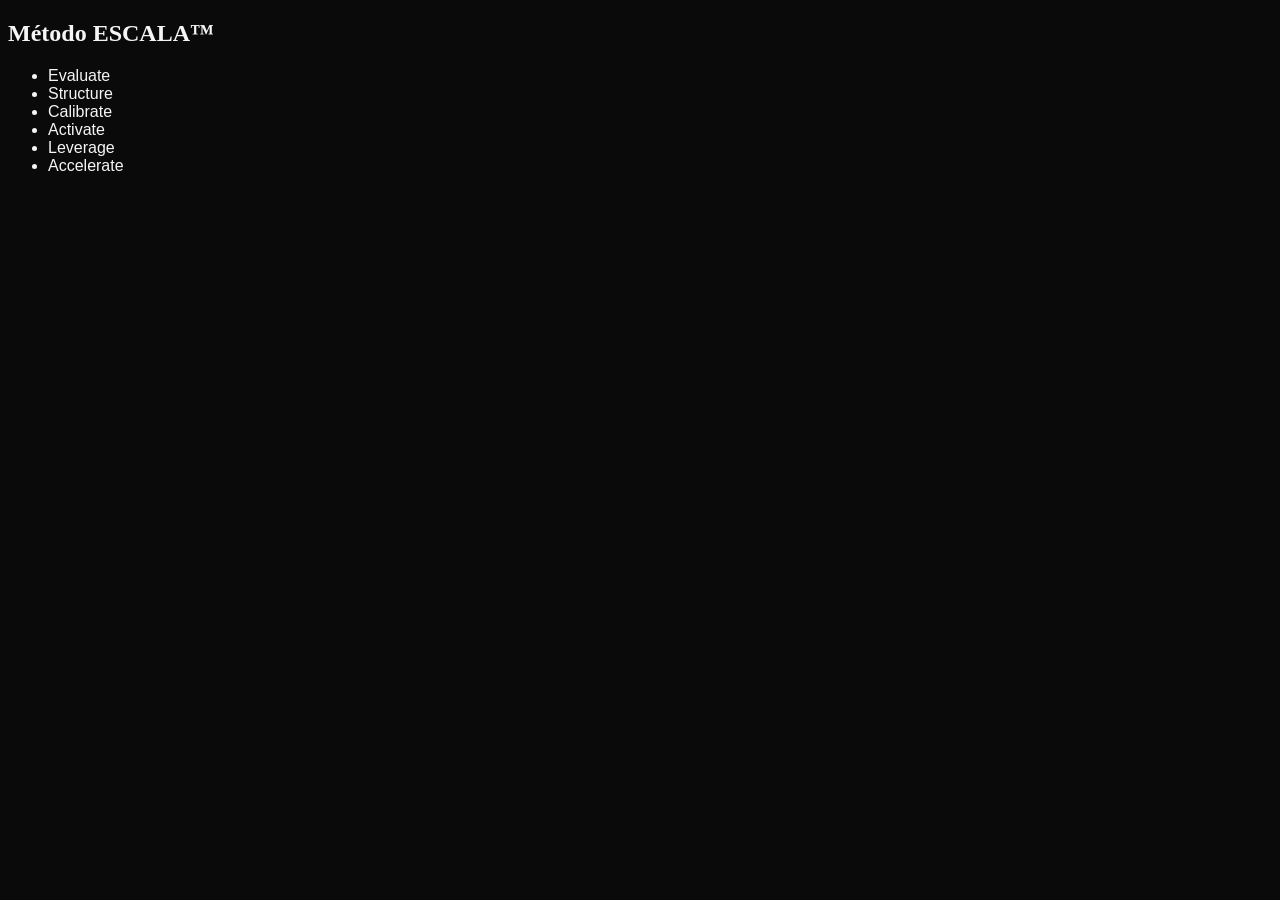
<file: METHODOLOGY.html>
<!DOCTYPE html>
<html>
<head>
<title>Method</title>
<link rel="stylesheet" href="css/style.css">
</head>

<body>

<section class="section container">
<h1>Método ESCALA™</h1>

<ul>
<li>Evaluate</li>
<li>Structure</li>
<li>Calibrate</li>
<li>Activate</li>
<li>Leverage</li>
<li>Accelerate</li>
</ul>

</section>

</body>
</html>
</file>
<file: css/style.css>
body {
  background: #0a0a0a;
  color: #f5f5f5;
  font-family: 'Inter', sans-serif;
}

h1, h2 {
  font-family: 'Playfair Display', serif;
}

.hero {
  padding: 120px 0;
  text-align: left;
}

.metric {
  font-size: 22px;
  font-weight: 600;
  color: #c9a96e; /* luxury gold */
}

.btn-primary {
  background: #c9a96e;
  color: black;
  padding: 12px 24px;
}
</file>
